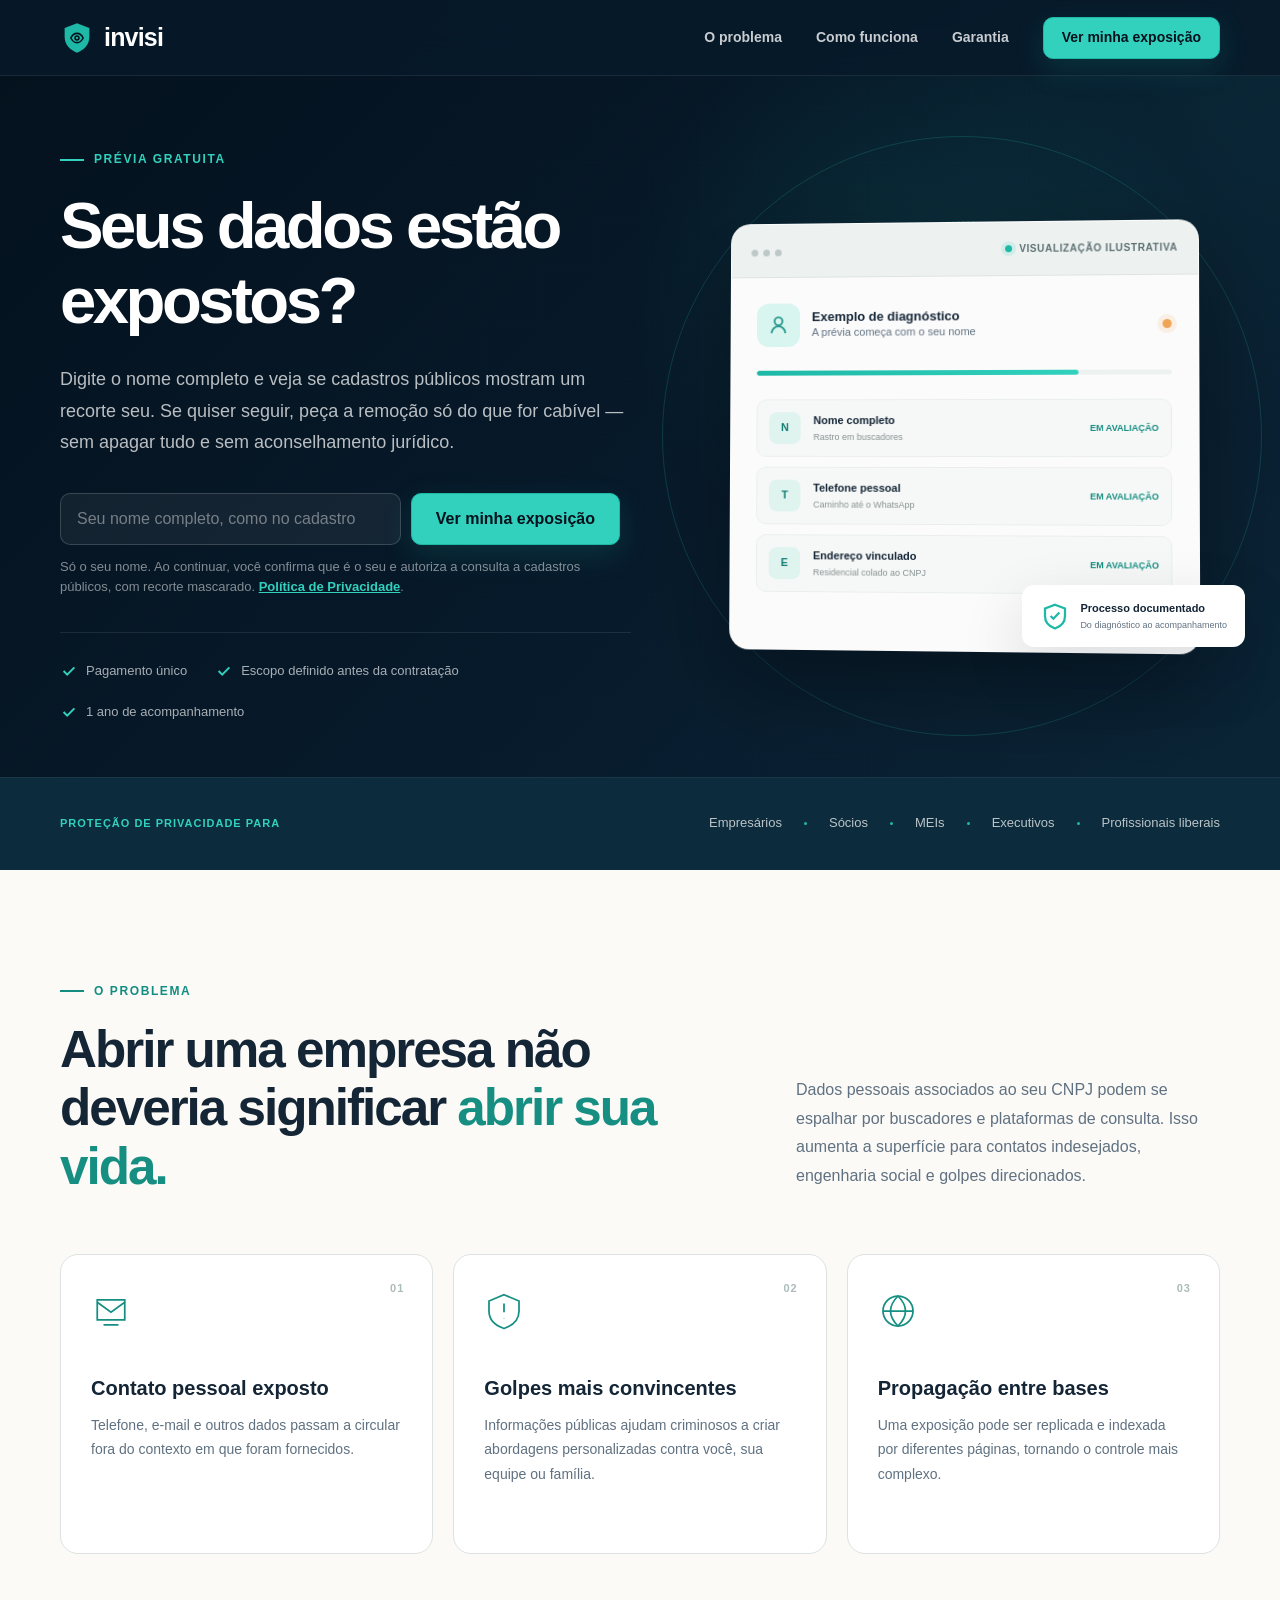
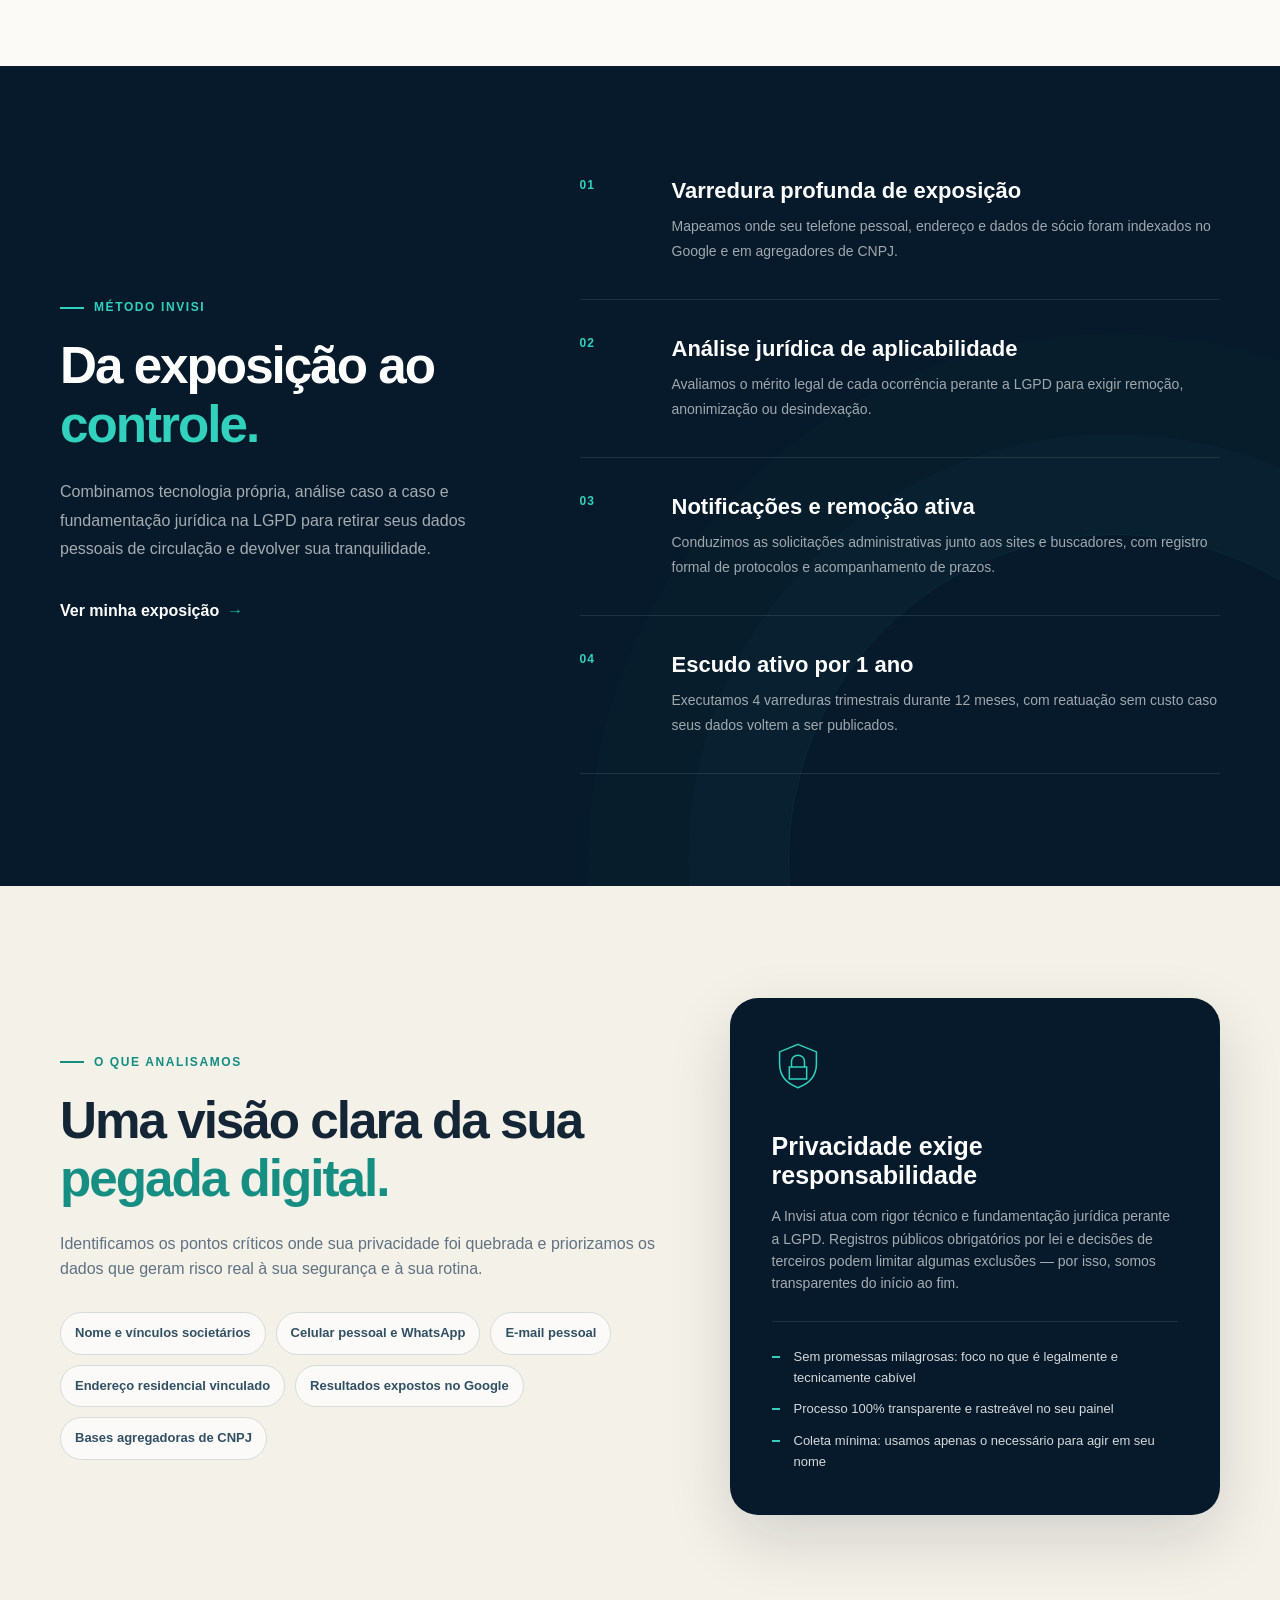
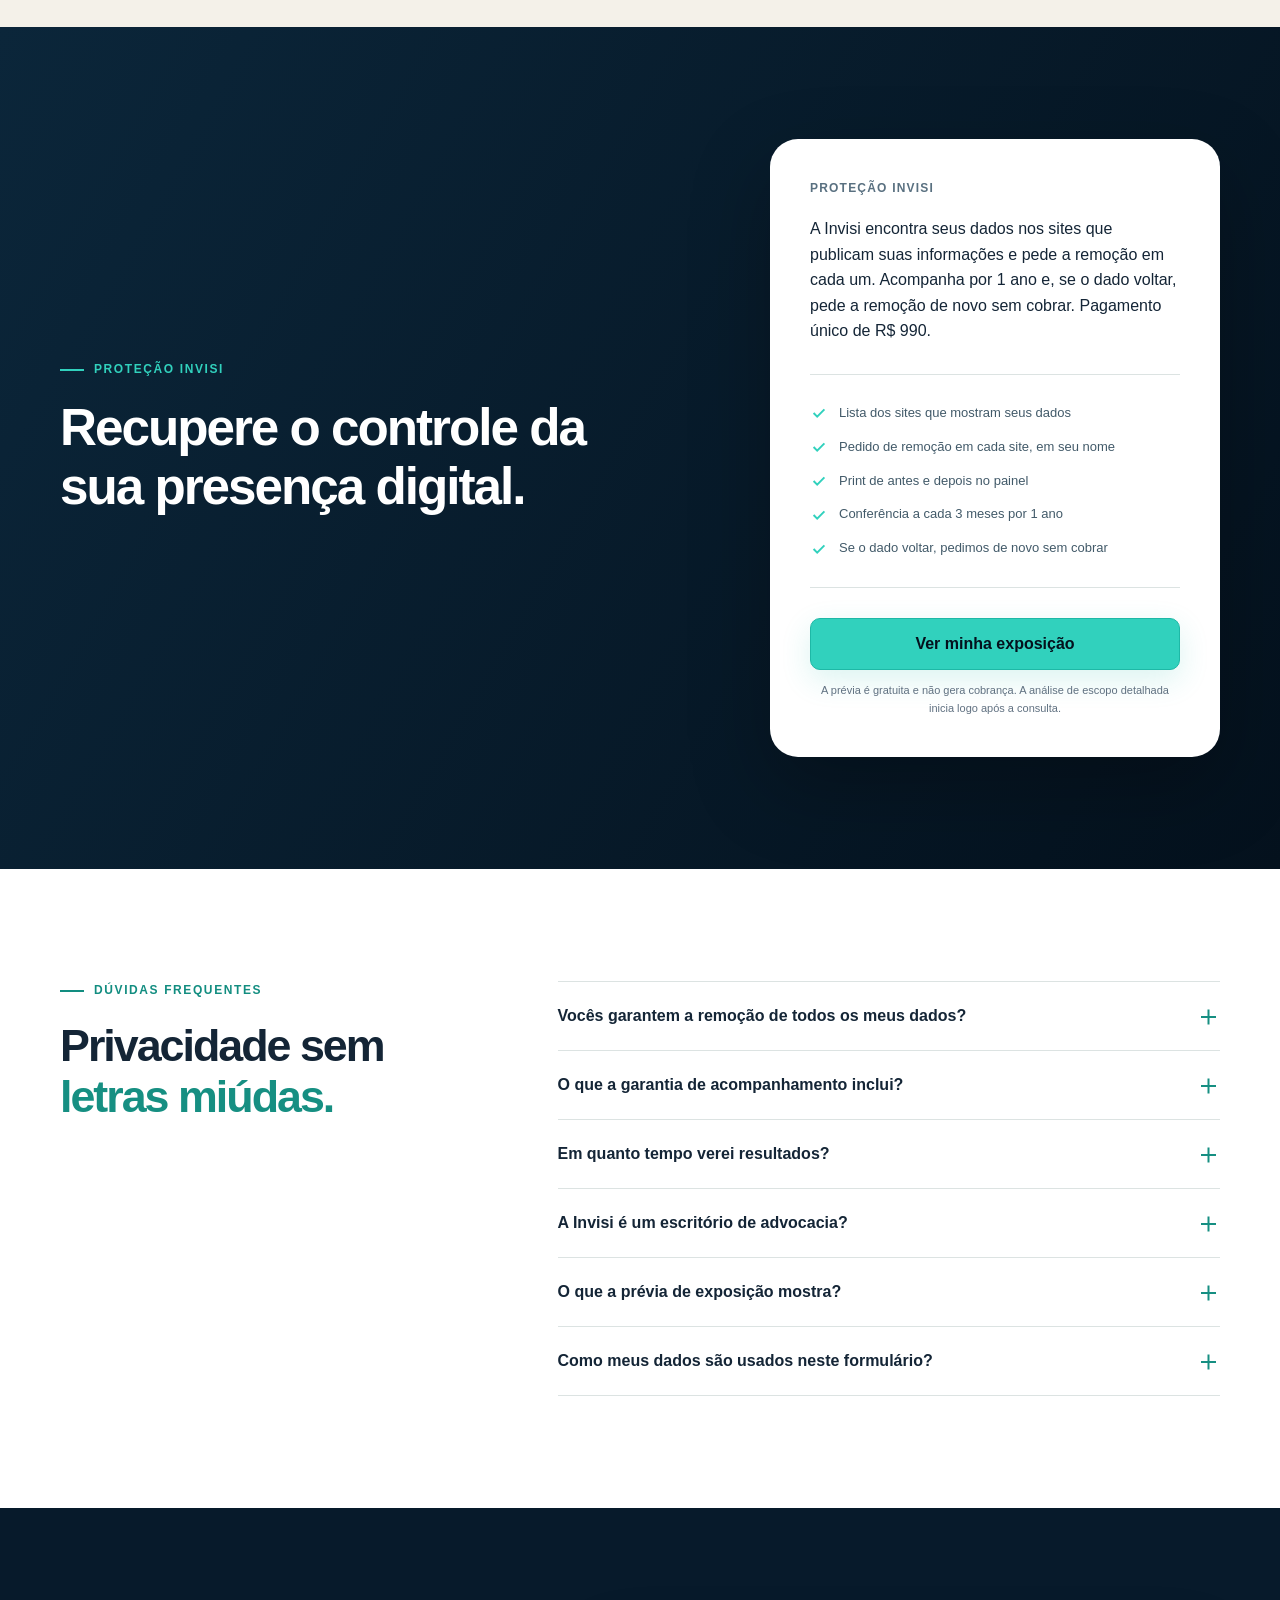
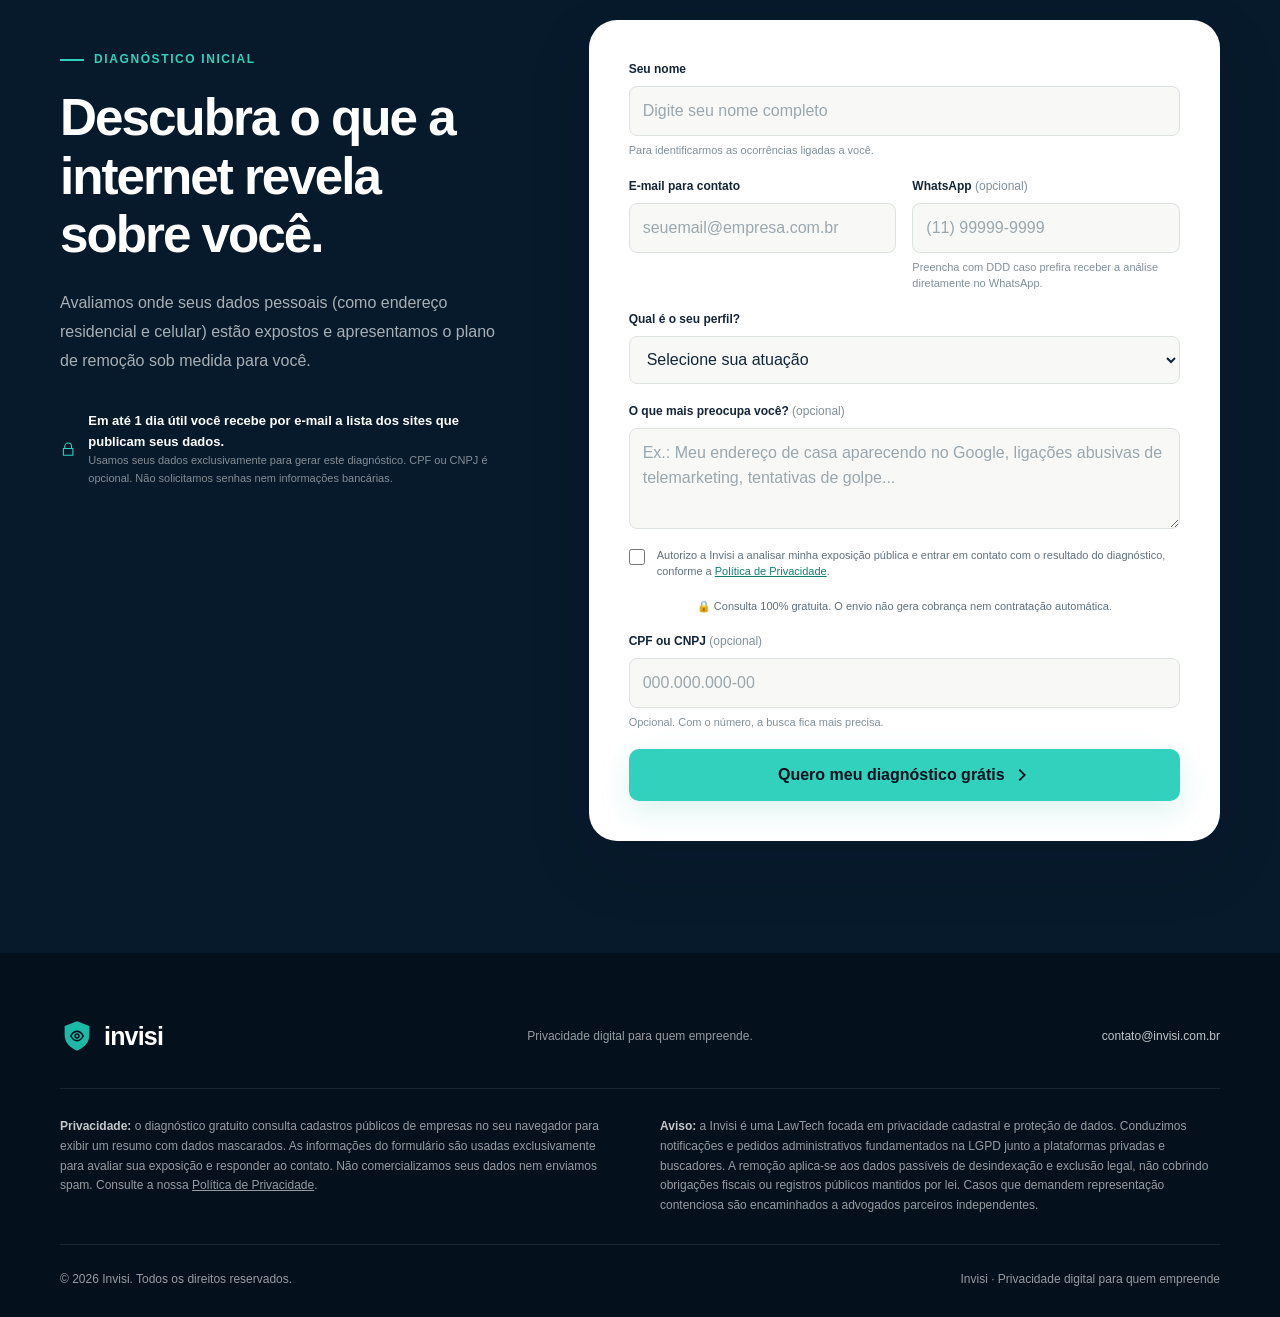
<file: index.html>
<!doctype html>
<html lang="pt-BR">
  <head>
    <meta charset="UTF-8" />
    <meta name="viewport" content="width=device-width, initial-scale=1.0" />
    <meta
      name="description"
      content="A Invisi identifica a exposição de dados pessoais de empresários e conduz solicitações de remoção e desindexação quando aplicáveis, com acompanhamento por 1 ano."
    />
    <meta name="theme-color" content="#071a2b" />
    <meta
      property="og:title"
      content="Invisi | Privacidade para quem empreende"
    />
    <meta
      property="og:description"
      content="Sua empresa deve ser pública. Sua vida, não."
    />
    <meta property="og:type" content="website" />
    <meta property="og:locale" content="pt_BR" />
    <meta property="og:url" content="https://invisi.com.br/" />
    <link rel="canonical" href="https://invisi.com.br/" />
    <link rel="icon" href="favicon.svg" type="image/svg+xml" />
    <link rel="stylesheet" href="styles.css?v=20261114-1" />
    <title>Invisi | Privacidade para quem empreende</title>
  </head>
  <body>
    <noscript><img height="1" width="1" style="display:none" src="https://www.facebook.com/tr?id=1470624634449778&ev=PageView&noscript=1" /></noscript>
    <a class="skip-link" href="#conteudo">Ir para o conteúdo</a>

    <header class="site-header" id="inicio">
      <div class="container header-inner">
        <a class="brand" href="#inicio" aria-label="Invisi, página inicial">
          <svg class="brand-mark" viewBox="0 0 44 44" aria-hidden="true">
            <path
              d="M22 3 38 9v11c0 10.4-6.5 17.2-16 21C12.5 37.2 6 30.4 6 20V9l16-6Z"
            />
            <path d="M14 22s3-6 8-6 8 6 8 6-3 6-8 6-8-6-8-6Z" />
            <circle cx="22" cy="22" r="2.5" />
          </svg>
          <span>invisi</span>
        </a>

        <button
          class="menu-button"
          type="button"
          aria-expanded="false"
          aria-controls="main-nav"
        >
          <span class="sr-only">Abrir menu</span>
          <span></span><span></span><span></span>
        </button>

        <nav class="main-nav" id="main-nav" aria-label="Navegação principal">
          <a href="#problema">O problema</a>
          <a href="#como-funciona">Como funciona</a>
          <a href="#garantia">Garantia</a>
          <a class="button button-small" href="#espelho">Ver minha exposição</a>
        </nav>
      </div>
    </header>

    <main id="conteudo">
      <section class="hero">
        <div class="hero-grid container">
          <div class="hero-copy reveal">
            <p class="eyebrow">
              <span></span> Prévia gratuita
            </p>
            <h1>Seus dados estão expostos?</h1>
            <p class="hero-lead" data-mirror-lead>
              Digite o nome completo e veja se cadastros públicos mostram um
              recorte seu. Se quiser seguir, peça a remoção só do que for
              cabível — sem apagar tudo e sem aconselhamento jurídico.
            </p>
            <form
              class="mirror-form"
              id="espelho"
              action="#espelho"
              method="get"
              data-mirror-form
              novalidate
            >
              <label class="sr-only" for="mirror-name">Seu nome completo</label>
              <div class="mirror-row">
                <input
                  id="mirror-name"
                  name="nome"
                  type="text"
                  autocomplete="name"
                  maxlength="80"
                  spellcheck="false"
                  placeholder="Seu nome completo, como no cadastro"
                  aria-describedby="mirror-hint"
                  required
                />
                <button class="button" type="submit">
                  <span data-mirror-submit-label>Ver minha exposição</span>
                </button>
              </div>
              <p class="mirror-hint" id="mirror-hint">
                Só o seu nome. Ao continuar, você confirma que é o seu e
                autoriza a consulta a cadastros públicos, com recorte mascarado.
                <a href="privacidade.html">Política de Privacidade</a>.
              </p>
              <p class="mirror-error" data-mirror-error role="alert" hidden></p>
            </form>
            <div class="mirror-conclusion" data-mirror-conclusion hidden>
              <p class="mirror-verdict" data-mirror-verdict></p>
              <div class="hero-actions">
                <a
                  class="button"
                  href="#avaliacao-inicial"
                  data-mirror-cta
                  data-intent-open
                  data-open-modal
                  >Quero meu diagnóstico grátis</a
                >
                <a class="text-link light" href="#como-funciona"
                  >Ver como a Invisi trata isso
                  <span aria-hidden="true">→</span></a
                >
              </div>
              <button class="mirror-reset" type="button" data-mirror-reset>
                Não é você? Corrigir o nome
              </button>
            </div>
            <ul class="trust-list" aria-label="Diferenciais">
              <li>
                <svg viewBox="0 0 20 20" aria-hidden="true">
                  <path d="m4 10 4 4 8-8" />
                </svg>
                Pagamento único
              </li>
              <li>
                <svg viewBox="0 0 20 20" aria-hidden="true">
                  <path d="m4 10 4 4 8-8" />
                </svg>
                Escopo definido antes da contratação
              </li>
              <li>
                <svg viewBox="0 0 20 20" aria-hidden="true">
                  <path d="m4 10 4 4 8-8" />
                </svg>
                1 ano de acompanhamento
              </li>
            </ul>
          </div>

          <div
            class="hero-visual reveal"
            data-mirror-visual
            aria-label="Prévia de exposição digital a partir do nome"
          >
            <div class="scan-card" data-mirror-card>
              <div class="scan-header">
                <div>
                  <span class="window-dot"></span
                  ><span class="window-dot"></span
                  ><span class="window-dot"></span>
                </div>
                <span class="secure-label"
                  ><span></span>
                  <b data-mirror-label>Visualização ilustrativa</b></span
                >
              </div>
              <div class="scan-body">
                <div class="identity-row">
                  <div class="identity-icon">
                    <svg viewBox="0 0 24 24" aria-hidden="true">
                      <path
                        d="M12 12a4 4 0 1 0 0-8 4 4 0 0 0 0 8Zm7 8a7 7 0 0 0-14 0"
                      />
                    </svg>
                  </div>
                  <div>
                    <strong data-mirror-who>Exemplo de diagnóstico</strong
                    ><span data-mirror-status
                      >A prévia começa com o seu nome</span
                    >
                  </div>
                  <div class="pulse-dot" data-mirror-pulse></div>
                </div>
                <div class="scan-progress" data-mirror-progress>
                  <span></span>
                </div>
                <div class="result-list" data-mirror-results>
                  <div class="result-item">
                    <span class="result-icon">N</span>
                    <div>
                      <strong>Nome completo</strong
                      ><small>Rastro em buscadores</small>
                    </div>
                    <b>Em avaliação</b>
                  </div>
                  <div class="result-item">
                    <span class="result-icon">T</span>
                    <div>
                      <strong>Telefone pessoal</strong
                      ><small>Caminho até o WhatsApp</small>
                    </div>
                    <b>Em avaliação</b>
                  </div>
                  <div class="result-item">
                    <span class="result-icon">E</span>
                    <div>
                      <strong>Endereço vinculado</strong
                      ><small>Residencial colado ao CNPJ</small>
                    </div>
                    <b>Em avaliação</b>
                  </div>
                </div>
                <p
                  class="mirror-live"
                  data-mirror-live
                  role="status"
                  aria-live="polite"
                ></p>
                <div class="mirror-insight" data-mirror-insight hidden></div>
                <a
                  class="button button-full mirror-card-cta"
                  href="#avaliacao-inicial"
                  data-mirror-card-cta
                  data-intent-open
                  data-open-modal
                  hidden
                  >Quero meu diagnóstico grátis</a
                >
              </div>
            </div>
            <div class="floating-badge badge-shield">
              <svg viewBox="0 0 24 24" aria-hidden="true">
                <path
                  d="M12 3 20 6v6c0 5-3.2 8.3-8 10-4.8-1.7-8-5-8-10V6l8-3Z"
                />
                <path d="m8.5 12 2.2 2.2 4.8-5" />
              </svg>
              <span
                ><strong>Processo documentado</strong
                ><small>Do diagnóstico ao acompanhamento</small></span
              >
            </div>
            <div class="privacy-orbit orbit-one"></div>
            <div class="privacy-orbit orbit-two"></div>
          </div>
        </div>
      </section>

      <section class="context-strip" aria-label="Público atendido">
        <div class="container strip-inner">
          <p>Proteção de privacidade para</p>
          <div class="audience-list">
            <span>Empresários</span><i></i><span>Sócios</span><i></i
            ><span>MEIs</span><i></i><span>Executivos</span><i></i
            ><span>Profissionais liberais</span>
          </div>
        </div>
      </section>

      <section class="problem section" id="problema">
        <div class="container">
          <div class="section-heading split-heading reveal">
            <div>
              <p class="eyebrow dark"><span></span> O problema</p>
              <h2>
                Abrir uma empresa não deveria significar
                <em>abrir sua vida.</em>
              </h2>
            </div>
            <p>
              Dados pessoais associados ao seu CNPJ podem se espalhar por
              buscadores e plataformas de consulta. Isso aumenta a superfície
              para contatos indesejados, engenharia social e golpes
              direcionados.
            </p>
          </div>

          <div class="risk-grid">
            <article class="risk-card reveal">
              <span class="card-number">01</span>
              <svg viewBox="0 0 32 32" aria-hidden="true">
                <path d="M5 7h22v16H5z" />
                <path d="m5 9 11 8L27 9M10 27h12" />
              </svg>
              <h3>Contato pessoal exposto</h3>
              <p>
                Telefone, e-mail e outros dados passam a circular fora do
                contexto em que foram fornecidos.
              </p>
            </article>
            <article class="risk-card reveal">
              <span class="card-number">02</span>
              <svg viewBox="0 0 32 32" aria-hidden="true">
                <path
                  d="M16 3 28 8v8c0 7-4.7 11.5-12 14C8.7 27.5 4 23 4 16V8l12-5Z"
                />
                <path d="M16 10v7m0 5v.1" />
              </svg>
              <h3>Golpes mais convincentes</h3>
              <p>
                Informações públicas ajudam criminosos a criar abordagens
                personalizadas contra você, sua equipe ou família.
              </p>
            </article>
            <article class="risk-card reveal">
              <span class="card-number">03</span>
              <svg viewBox="0 0 32 32" aria-hidden="true">
                <circle cx="16" cy="16" r="12" />
                <path
                  d="M4 16h24M16 4c4 4 6 8 6 12s-2 8-6 12c-4-4-6-8-6-12s2-8 6-12Z"
                />
              </svg>
              <h3>Propagação entre bases</h3>
              <p>
                Uma exposição pode ser replicada e indexada por diferentes
                páginas, tornando o controle mais complexo.
              </p>
            </article>
          </div>
        </div>
      </section>

      

      <section class="method section" id="como-funciona">
        <div class="container method-grid">
          <div class="method-intro reveal">
            <p class="eyebrow"><span></span> Método Invisi</p>
            <h2>Da exposição ao <em>controle.</em></h2>
            <p>
              Combinamos tecnologia própria, análise caso a caso e
              fundamentação jurídica na LGPD para retirar seus dados pessoais
              de circulação e devolver sua tranquilidade.
            </p>
            <a class="text-link light" href="#espelho"
              >Ver minha exposição <span aria-hidden="true">→</span></a
            >
          </div>

          <ol class="steps-list">
            <li class="reveal">
              <span>01</span>
              <div>
                <h3>Varredura profunda de exposição</h3>
                <p>
                  Mapeamos onde seu telefone pessoal, endereço e dados de sócio
                  foram indexados no Google e em agregadores de CNPJ.
                </p>
              </div>
            </li>
            <li class="reveal">
              <span>02</span>
              <div>
                <h3>Análise jurídica de aplicabilidade</h3>
                <p>
                  Avaliamos o mérito legal de cada ocorrência perante a LGPD
                  para exigir remoção, anonimização ou desindexação.
                </p>
              </div>
            </li>
            <li class="reveal">
              <span>03</span>
              <div>
                <h3>Notificações e remoção ativa</h3>
                <p>
                  Conduzimos as solicitações administrativas junto aos sites e
                  buscadores, com registro formal de protocolos e
                  acompanhamento de prazos.
                </p>
              </div>
            </li>
            <li class="reveal">
              <span>04</span>
              <div>
                <h3>Escudo ativo por 1 ano</h3>
                <p>
                  Executamos 4 varreduras trimestrais durante 12 meses, com
                  reatuação sem custo caso seus dados voltem a ser publicados.
                </p>
              </div>
            </li>
          </ol>
        </div>
      </section>

      <section class="scope section">
        <div class="container scope-grid">
          <div class="scope-panel reveal">
            <p class="eyebrow dark"><span></span> O que analisamos</p>
            <h2>Uma visão clara da sua <em>pegada digital.</em></h2>
            <p>
              Identificamos os pontos críticos onde sua privacidade foi
              quebrada e priorizamos os dados que geram risco real à sua
              segurança e à sua rotina.
            </p>
            <div class="scope-tags">
              <span>Nome e vínculos societários</span>
              <span>Celular pessoal e WhatsApp</span>
              <span>E-mail pessoal</span>
              <span>Endereço residencial vinculado</span>
              <span>Resultados expostos no Google</span>
              <span>Bases agregadoras de CNPJ</span>
            </div>
          </div>
          <aside class="principles-card reveal">
            <svg viewBox="0 0 48 48" aria-hidden="true">
              <path
                d="M24 4 41 11v11c0 11.2-6.7 18.3-17 22-10.3-3.7-17-10.8-17-22V11l17-7Z"
              />
              <path d="M18 25v-5a6 6 0 0 1 12 0v5m-14 0h16v11H16z" />
            </svg>
            <h3>Privacidade exige responsabilidade</h3>
            <p>
              A Invisi atua com rigor técnico e fundamentação jurídica perante
              a LGPD. Registros públicos obrigatórios por lei e decisões de
              terceiros podem limitar algumas exclusões — por isso, somos
              transparentes do início ao fim.
            </p>
            <ul>
              <li>
                Sem promessas milagrosas: foco no que é legalmente e
                tecnicamente cabível
              </li>
              <li>Processo 100% transparente e rastreável no seu painel</li>
              <li>
                Coleta mínima: usamos apenas o necessário para agir em seu nome
              </li>
            </ul>
          </aside>
        </div>
      </section>

      <section class="offer section" id="garantia">
        <div class="container offer-grid">
          <div class="offer-copy reveal">
            <p class="eyebrow"><span></span> Proteção Invisi</p>
            <h2>Recupere o controle da sua presença digital.</h2>
          </div>

          <div class="price-card reveal">
            <p>Proteção Invisi</p>
            <p>
              A Invisi encontra seus dados nos sites que publicam suas
              informações e pede a remoção em cada um. Acompanha por 1 ano e,
              se o dado voltar, pede a remoção de novo sem cobrar. Pagamento
              único de R$ 990.
            </p>
            <ul>
              <li>
                <svg viewBox="0 0 20 20" aria-hidden="true">
                  <path d="m4 10 4 4 8-8" /></svg
                >Lista dos sites que mostram seus dados
              </li>
              <li>
                <svg viewBox="0 0 20 20" aria-hidden="true">
                  <path d="m4 10 4 4 8-8" /></svg
                >Pedido de remoção em cada site, em seu nome
              </li>
              <li>
                <svg viewBox="0 0 20 20" aria-hidden="true">
                  <path d="m4 10 4 4 8-8" /></svg
                >Print de antes e depois no painel
              </li>
              <li>
                <svg viewBox="0 0 20 20" aria-hidden="true">
                  <path d="m4 10 4 4 8-8" /></svg
                >Conferência a cada 3 meses por 1 ano
              </li>
              <li>
                <svg viewBox="0 0 20 20" aria-hidden="true">
                  <path d="m4 10 4 4 8-8" /></svg
                >Se o dado voltar, pedimos de novo sem cobrar
              </li>
            </ul>
            <a class="button button-full" href="#espelho"
              >Ver minha exposição</a
            >
            <p class="price-note">
              A prévia é gratuita e não gera cobrança. A análise de escopo
              detalhada inicia logo após a consulta.
            </p>
          </div>
        </div>
      </section>

      

      <section class="faq section">
        <div class="container faq-grid">
          <div class="section-heading reveal">
            <p class="eyebrow dark"><span></span> Dúvidas frequentes</p>
            <h2>Privacidade sem <em>letras miúdas.</em></h2>
          </div>
          <div class="accordion" data-accordion>
            <details class="reveal">
              <summary>
                Vocês garantem a remoção de todos os meus dados?<span></span>
              </summary>
              <p>
                Removemos e desindexamos o que é técnica e legalmente cabível
                pela LGPD em agregadores privados e no Google. Não prometemos
                apagar registros governamentais obrigatórios por lei.
              </p>
            </details>
            <details class="reveal">
              <summary>
                O que a garantia de acompanhamento inclui?<span></span>
              </summary>
              <p>
                4 varreduras trimestrais ao longo de 12 meses. Se os dados
                tratados voltarem a aparecer nessas fontes, reabrimos as
                notificações sem nenhum custo extra.
              </p>
            </details>
            <details class="reveal">
              <summary>Em quanto tempo verei resultados?<span></span></summary>
              <p>
                O inventário inicial é liberado nos primeiros dias. As
                plataformas privadas costumam responder e remover em poucas
                semanas, e você acompanha tudo pelo painel.
              </p>
            </details>
            <details class="reveal">
              <summary>
                A Invisi é um escritório de advocacia?<span></span>
              </summary>
              <p>
                Somos uma LawTech de privacidade. Conduzimos as notificações
                técnicas e administrativas fundamentadas na LGPD. Casos que
                exijam processos judiciais são direcionados a advogados
                parceiros.
              </p>
            </details>
            <details class="reveal">
              <summary>
                O que a prévia de exposição mostra?<span></span>
              </summary>
              <p>
                Mostra em quais buscadores e agregadores de CNPJ o seu telefone,
                endereço e nome de sócio estão expostos publicamente, com
                recortes mascarados para proteger a sua segurança.
              </p>
            </details>
            <details class="reveal">
              <summary>
                Como meus dados são usados neste formulário?<span></span>
              </summary>
              <p>
                Usamos exclusivamente para gerar o seu diagnóstico de exposição.
                Não vendemos, não compartilhamos e não enviamos spam.
              </p>
            </details>
          </div>
        </div>
      </section>

      <section class="contact section" id="diagnostico">
        <div class="container contact-grid">
          <div class="contact-copy reveal">
            <p class="eyebrow"><span></span> Diagnóstico inicial</p>
            <h2 data-contact-title>
              Descubra o que a internet revela sobre você.
            </h2>
            <p data-contact-text>
              Avaliamos onde seus dados pessoais (como endereço residencial e
              celular) estão expostos e apresentamos o plano de remoção sob
              medida para você.
            </p>
            <div class="confidential-note">
              <svg viewBox="0 0 24 24" aria-hidden="true">
                <path d="M7 11V8a5 5 0 0 1 10 0v3m-12 0h14v10H5z" />
              </svg>
              <span
                ><strong
                  >Em até 1 dia útil você recebe por e-mail a lista dos sites
                  que publicam seus dados.</strong
                ><small
                  >Usamos seus dados exclusivamente para gerar este
                  diagnóstico. CPF ou CNPJ é opcional. Não solicitamos senhas
                  nem informações bancárias.</small
                ></span
              >
            </div>
          </div>

          <form
            class="lead-form reveal"
            action="https://api.web3forms.com/submit"
            method="POST"
            data-lead-form
          >
            <input
              type="hidden"
              name="access_key"
              value="158390c0-432f-4ec7-aab9-e640e631f481"
            />
            <input
              type="hidden"
              name="subject"
              value="Novo lead da landing page Invisi"
            />
            <input
              type="hidden"
              name="redirect"
              value="https://invisi.com.br/obrigado.html"
            />
            <input type="hidden" name="from_name" value="Invisi" />
            <input
              type="checkbox"
              name="botcheck"
              class="honeypot"
              style="display: none"
              tabindex="-1"
              autocomplete="off"
              aria-hidden="true"
            />
            <input
              type="hidden"
              name="Previa_exposicao"
              value="Nao"
              data-preview-field
            />
            <input
              type="hidden"
              name="Nome_consultado"
              value=""
              data-consulted-name
            />
            <input
              type="hidden"
              name="Campos_encontrados"
              value=""
              data-opened-paths
            />
            <input type="hidden" name="UTM_source" value="" />
            <input type="hidden" name="UTM_medium" value="" />
            <input type="hidden" name="UTM_campaign" value="" />
            <input type="hidden" name="UTM_content" value="" />

            <div class="field full-field">
              <label for="nome">Seu nome</label>
              <input
                id="nome"
                name="Nome"
                type="text"
                autocomplete="name"
                placeholder="Digite seu nome completo"
                aria-describedby="nome-ajuda"
                required
              />
              <p class="field-hint" id="nome-ajuda">
                Para identificarmos as ocorrências ligadas a você.
              </p>
            </div>
            <input
              type="text"
              name="hp"
              class="honeypot"
              value=""
              style="display: none"
              tabindex="-1"
              autocomplete="off"
              aria-hidden="true"
            />

            <div class="form-row">
              <div class="field">
                <label for="email">E-mail para contato</label>
                <input
                  id="email"
                  name="Email"
                  type="email"
                  autocomplete="email"
                  placeholder="seuemail@empresa.com.br"
                  required
                />
              </div>
              <div class="field">
                <label for="telefone">WhatsApp <span>(opcional)</span></label>
                <input
                  id="telefone"
                  name="WhatsApp"
                  type="tel"
                  autocomplete="tel"
                  inputmode="numeric"
                  placeholder="(11) 99999-9999"
                  maxlength="15"
                  pattern="\([0-9]{2}\) [0-9]{5}-[0-9]{4}"
                  title="Informe um celular brasileiro com DDD, no formato (11) 99999-9999"
                  aria-describedby="telefone-ajuda"
                  data-phone-mask
                />
                <p class="field-hint" id="telefone-ajuda">
                  Preencha com DDD caso prefira receber a análise diretamente
                  no WhatsApp.
                </p>
              </div>
            </div>
            <div class="field full-field">
              <label for="perfil">Qual é o seu perfil?</label>
              <select id="perfil" name="Perfil" required>
                <option value="" selected disabled>
                  Selecione sua atuação
                </option>
                <option>MEI ou Empresário Individual</option>
                <option>Sócio ou Dono de Empresa (LTDA / S.A.)</option>
                <option>Administrador ou Executivo</option>
                <option>Profissional Liberal / Autônomo com CNPJ</option>
                <option>Ex-sócio com dados desatualizados na internet</option>
              </select>
            </div>
            <div class="field full-field">
              <label for="preocupacao"
                >O que mais preocupa você? <span>(opcional)</span></label
              >
              <textarea
                id="preocupacao"
                name="Preocupacao"
                rows="3"
                placeholder="Ex.: Meu endereço de casa aparecendo no Google, ligações abusivas de telemarketing, tentativas de golpe..."
              ></textarea>
            </div>
            <label class="consent">
              <input
                type="checkbox"
                name="Consentimento"
                value="Aceito"
                required
              />
              <span
                >Autorizo a Invisi a analisar minha exposição pública e entrar em
                contato com o resultado do diagnóstico, conforme a
                <a href="privacidade.html" target="_blank" rel="noopener"
                  >Política de Privacidade</a
                >.</span
              >
            </label>
            <p class="form-note">
              <span aria-hidden="true">🔒</span> Consulta 100% gratuita. O envio
              não gera cobrança nem contratação automática.
            </p>
            <div class="field">
              <label for="cnpj">CPF ou CNPJ <span>(opcional)</span></label>
              <input
                id="cnpj"
                name="CPF ou CNPJ"
                type="text"
                inputmode="numeric"
                autocomplete="off"
                spellcheck="false"
                placeholder="000.000.000-00"
                maxlength="18"
                aria-describedby="cnpj-ajuda"
                data-cnpj
              />
              <p class="field-hint" id="cnpj-ajuda">
                Opcional. Com o número, a busca fica mais precisa.
              </p>
              <p
                class="field-error"
                id="cnpj-erro"
                data-cnpj-error
                role="alert"
                hidden
              ></p>
            </div>
            <input type="hidden" name="documento" value="" data-cnpj-digits />
            <button class="button button-full submit-button" type="submit">
              <span>Quero meu diagnóstico grátis</span>
              <svg viewBox="0 0 20 20" aria-hidden="true">
                <path d="m7 4 6 6-6 6" />
              </svg>
            </button>
            <p class="form-status" role="status" aria-live="polite"></p>
          </form>
        </div>
      </section>
    </main>

    

    <footer class="site-footer">
      <div class="container footer-top">
        <a
          class="brand footer-brand"
          href="#inicio"
          aria-label="Invisi, voltar ao início"
        >
          <svg class="brand-mark" viewBox="0 0 44 44" aria-hidden="true">
            <path
              d="M22 3 38 9v11c0 10.4-6.5 17.2-16 21C12.5 37.2 6 30.4 6 20V9l16-6Z"
            />
            <path d="M14 22s3-6 8-6 8 6 8 6-3 6-8 6-8-6-8-6Z" />
            <circle cx="22" cy="22" r="2.5" />
          </svg>
          <span>invisi</span>
        </a>
        <p>Privacidade digital para quem empreende.</p>
        <a href="mailto:contato@invisi.com.br">contato@invisi.com.br</a>
      </div>
      <div class="container privacy-text">
        <p>
          <strong>Privacidade:</strong> o diagnóstico gratuito consulta
          cadastros públicos de empresas no seu navegador para exibir um resumo
          com dados mascarados. As informações do formulário são usadas
          exclusivamente para avaliar sua exposição e responder ao contato. Não
          comercializamos seus dados nem enviamos spam. Consulte a nossa
          <a href="privacidade.html">Política de Privacidade</a>.
        </p>
        <p>
          <strong>Aviso:</strong> a Invisi é uma LawTech focada em privacidade
          cadastral e proteção de dados. Conduzimos notificações e pedidos
          administrativos fundamentados na LGPD junto a plataformas privadas e
          buscadores. A remoção aplica-se aos dados passíveis de desindexação e
          exclusão legal, não cobrindo obrigações fiscais ou registros públicos
          mantidos por lei. Casos que demandem representação contenciosa são
          encaminhados a advogados parceiros independentes.
        </p>
      </div>
      <div class="container footer-bottom">
        <span
          >© <span data-year>2026</span> Invisi. Todos os direitos
          reservados.</span
        >
        <span>Invisi · Privacidade digital para quem empreende</span>
      </div>
    </footer>

    

    <dialog
      class="intent-dialog"
      id="avaliacao-inicial"
      role="dialog"
      aria-modal="true"
      aria-labelledby="intent-title"
      aria-describedby="intent-desc"
    >
      <div class="intent-panel">
        <button
          class="intent-close"
          type="button"
          data-intent-close
          aria-label="Fechar"
        >
          <span aria-hidden="true">&times;</span>
        </button>
        <p class="eyebrow dark"><span></span> Avaliação inicial</p>
        <h2 id="intent-title">Descubra o que a internet revela sobre você.</h2>
        <p id="intent-desc">
          Avaliamos onde seus dados pessoais (como endereço residencial e
          celular) estão expostos e apresentamos o plano de remoção sob medida
          para você.
        </p>
        <form
          class="intent-form"
          action="https://api.web3forms.com/submit"
          method="POST"
          data-intent-form
        >
          <input
            type="hidden"
            name="access_key"
            value="158390c0-432f-4ec7-aab9-e640e631f481"
          />
          <input
            type="hidden"
            name="subject"
            value="Novo lead da landing page Invisi"
          />
          <input
            type="hidden"
            name="redirect"
            value="https://invisi.com.br/obrigado.html"
          />
          <input type="hidden" name="from_name" value="Invisi" />
          <input
            type="checkbox"
            name="botcheck"
            class="honeypot"
            style="display: none"
            tabindex="-1"
            autocomplete="off"
            aria-hidden="true"
          />
          <input type="hidden" name="Nome" value="" data-intent-name />
          <input type="hidden" name="Origem" value="Modal de intencao" />
          <input
            type="hidden"
            name="Previa_exposicao"
            value="Nao"
            data-intent-preview
          />
          <input
            type="hidden"
            name="Nome_consultado"
            value=""
            data-intent-consulted
          />
          <input
            type="hidden"
            name="Campos_encontrados"
            value=""
            data-intent-paths
          />
          <input type="hidden" name="Intencao" value="" data-intent-signal />
          <input type="hidden" name="Campo_alvo" value="" data-intent-target />
          <input type="hidden" name="UTM_source" value="" />
          <input type="hidden" name="UTM_medium" value="" />
          <input type="hidden" name="UTM_campaign" value="" />
          <input type="hidden" name="UTM_content" value="" />

          <input
            type="text"
            name="hp"
            class="honeypot"
            value=""
            style="display: none"
            tabindex="-1"
            autocomplete="off"
            aria-hidden="true"
          />

          <div class="field">
            <label for="intent-email">E-mail</label>
            <input
              id="intent-email"
              name="Email"
              type="email"
              autocomplete="email"
              placeholder="seuemail@empresa.com.br"
              required
            />
          </div>
          <div class="field">
            <label for="intent-telefone">Telefone / WhatsApp</label>
            <input
              id="intent-telefone"
              name="WhatsApp"
              type="tel"
              autocomplete="tel"
              inputmode="numeric"
              placeholder="(11) 99999-9999"
              maxlength="15"
              pattern="\([0-9]{2}\) [0-9]{5}-[0-9]{4}"
              title="Informe um celular brasileiro com DDD, no formato (11) 99999-9999"
              aria-describedby="intent-telefone-ajuda"
              data-phone-mask
              required
            />
            <p class="field-hint" id="intent-telefone-ajuda">
              Celular com DDD para recebermos e enviarmos a análise pelo
              WhatsApp.
            </p>
          </div>
          <label class="consent">
            <input
              type="checkbox"
              name="Consentimento"
              value="Aceito"
              required
            />
            <span
              >Autorizo a Invisi a analisar minha exposição pública e entrar em
              contato com o resultado do diagnóstico, conforme a
              <a href="privacidade.html" target="_blank" rel="noopener"
                >Política de Privacidade</a
              >.</span
            >
          </label>
          <p class="form-note">
            <span aria-hidden="true">🔒</span> Consulta 100% gratuita. O envio
            não gera cobrança nem contratação automática.
          </p>
          <div class="field">
            <label for="intent-cnpj"
              >CPF ou CNPJ <span>(opcional)</span></label
            >
            <input
              id="intent-cnpj"
              name="CPF ou CNPJ"
              type="text"
              inputmode="numeric"
              autocomplete="off"
              spellcheck="false"
              placeholder="000.000.000-00"
              maxlength="18"
              aria-describedby="intent-cnpj-ajuda"
              data-cnpj
            />
            <p class="field-hint" id="intent-cnpj-ajuda">
              Opcional. Com o número, a busca fica mais precisa.
            </p>
            <p
              class="field-error"
              id="intent-cnpj-erro"
              data-cnpj-error
              role="alert"
              hidden
            ></p>
          </div>
          <input type="hidden" name="documento" value="" data-cnpj-digits />
          <button class="button button-full submit-button" type="submit">
            <span>Quero meu diagnóstico grátis</span>
            <svg viewBox="0 0 20 20" aria-hidden="true">
              <path d="m7 4 6 6-6 6" />
            </svg>
          </button>
          <p class="form-status" role="status" aria-live="polite"></p>
          <a class="intent-fallback" href="#diagnostico" data-intent-fallback
            >Prefere o formulário completo?</a
          >
        </form>
      </div>
    </dialog>

    <script>
      (function (w, d) {
        if (w.fbq) return;
        var n = (w.fbq = function () {
          n.callMethod
            ? n.callMethod.apply(n, arguments)
            : n.queue.push(arguments);
        });
        if (!w._fbq) w._fbq = n;
        n.push = n;
        n.loaded = !0;
        n.version = "2.0";
        n.queue = [];
        fbq('set', 'autoConfig', false, '1470624634449778');
        fbq('init', '1470624634449778');
        fbq('track', 'PageView');

        var started = false;
        function loadTags() {
          if (started) return;
          started = true;
          var first = d.getElementsByTagName("script")[0];
          var pixel = d.createElement("script");
          pixel.async = true;
          pixel.src = "https://connect.facebook.net/en_US/fbevents.js";
          first.parentNode.insertBefore(pixel, first);

          w.dataLayer = w.dataLayer || [];
          w.gtag = function () {
            w.dataLayer.push(arguments);
          };
          w.gtag("js", new Date());
          w.gtag("config", "G-NJHBCVJHD8");
          var ga = d.createElement("script");
          ga.async = true;
          ga.src =
            "https://www.googletagmanager.com/gtag/js?id=G-NJHBCVJHD8";
          first.parentNode.insertBefore(ga, first);
        }

        function afterPaint() {
          var frames = 0;
          function step() {
            frames += 1;
            if (frames < 2) {
              w.requestAnimationFrame(step);
              return;
            }
            if (typeof w.requestIdleCallback === "function") {
              w.requestIdleCallback(loadTags, { timeout: 1500 });
            } else {
              w.setTimeout(loadTags, 1);
            }
          }
          if (typeof w.requestAnimationFrame === "function") {
            w.requestAnimationFrame(step);
          } else {
            loadTags();
          }
        }

        if (d.readyState === "complete") afterPaint();
        else w.addEventListener("load", afterPaint);
      })(window, document);
    </script>
    <script src="meta.js?v=20261110-2" defer></script>
    <script src="funil.js?v=20261114-2" defer></script>
    <script src="leads.js?v=20261114-1" defer></script>
    <script src="script.js?v=20261114-1" defer></script>
    <script src="espelho.js?v=20261114-1" defer></script>
  </body>
</html>
</file>
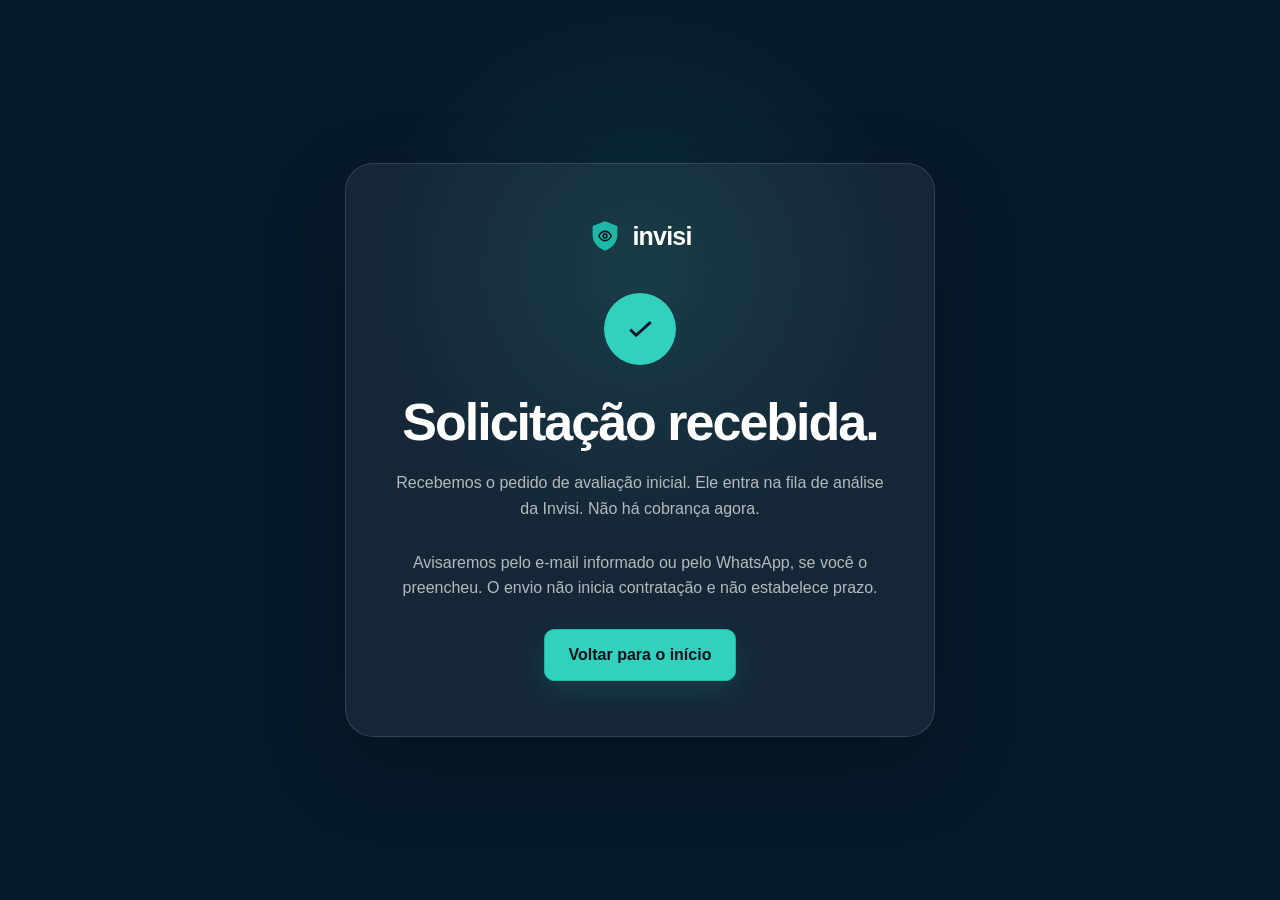
<file: obrigado.html>
<!doctype html>
<html lang="pt-BR">
    <head>
        <meta charset="UTF-8" />
        <!-- Google tag (gtag.js) -->
        <script
            async
            src="https://www.googletagmanager.com/gtag/js?id=G-NJHBCVJHD8"
        ></script>
        <script>
            window.dataLayer = window.dataLayer || [];
            function gtag() {
                dataLayer.push(arguments);
            }
            gtag("js", new Date());
            gtag("config", "G-NJHBCVJHD8");
        </script>
        <!-- Meta Pixel Code -->
        <script>
            !function(f,b,e,v,n,t,s)
            {if(f.fbq)return;n=f.fbq=function(){n.callMethod?
            n.callMethod.apply(n,arguments):n.queue.push(arguments)};
            if(!f._fbq)f._fbq=n;n.push=n;n.loaded=!0;n.version='2.0';
            n.queue=[];t=b.createElement(e);t.async=!0;
            t.src=v;s=b.getElementsByTagName(e)[0];
            s.parentNode.insertBefore(t,s)}(window, document,'script',
            'https://connect.facebook.net/en_US/fbevents.js');
            fbq('set', 'autoConfig', false, '1470624634449778');
            fbq('init', '1470624634449778');
            fbq('track', 'PageView');
        </script>
        <script src="meta.js?v=20261110-2"></script>
        <script>
            try {
                if (window.InvisiMeta) window.InvisiMeta.leadOnThanks();
            } catch (e) {}
        </script>
        <!-- End Meta Pixel Code -->
        <meta name="viewport" content="width=device-width, initial-scale=1.0" />
        <meta name="robots" content="noindex" />
        <meta name="theme-color" content="#071a2b" />
        <link rel="icon" href="favicon.svg" type="image/svg+xml" />
        <link rel="stylesheet" href="styles.css" />
        <title>Solicitação recebida | Invisi</title>
        <style>
            .thanks-page {
                min-height: 100vh;
                display: grid;
                place-items: center;
                padding: 40px 20px;
                color: #fff;
                background:
                    radial-gradient(
                        circle at 50% 30%,
                        rgba(30, 184, 166, 0.14),
                        transparent 30%
                    ),
                    #071a2b;
            }
            .thanks-card {
                width: min(100%, 590px);
                padding: 55px 45px;
                background: rgba(255, 255, 255, 0.06);
                border: 1px solid rgba(255, 255, 255, 0.12);
                border-radius: 28px;
                text-align: center;
                box-shadow: 0 30px 80px rgba(0, 0, 0, 0.28);
            }
            .thanks-icon {
                display: grid;
                width: 72px;
                height: 72px;
                margin: 0 auto 28px;
                place-items: center;
                color: #071a2b;
                background: #31d1bd;
                border-radius: 50%;
            }
            .thanks-icon svg {
                width: 35px;
                fill: none;
                stroke: currentColor;
                stroke-width: 2;
            }
            .thanks-card h1 {
                margin-bottom: 18px;
                font-size: clamp(36px, 8vw, 52px);
                letter-spacing: -2px;
            }
            .thanks-card p {
                margin: 0 auto 28px;
                color: rgba(255, 255, 255, 0.68);
            }
            .thanks-card .brand {
                justify-content: center;
                margin-bottom: 40px;
            }
        </style>
    </head>
    <body>
        <noscript><img height="1" width="1" style="display:none" src="https://www.facebook.com/tr?id=1470624634449778&ev=PageView&noscript=1" /></noscript>
        <main class="thanks-page">
            <section class="thanks-card" aria-labelledby="titulo">
                <a class="brand" href="./" aria-label="Invisi, página inicial">
                    <svg
                        class="brand-mark"
                        viewBox="0 0 44 44"
                        aria-hidden="true"
                    >
                        <path
                            d="M22 3 38 9v11c0 10.4-6.5 17.2-16 21C12.5 37.2 6 30.4 6 20V9l16-6Z"
                        />
                        <path d="M14 22s3-6 8-6 8 6 8 6-3 6-8 6-8-6-8-6Z" />
                        <circle cx="22" cy="22" r="2.5" />
                    </svg>
                    <span>invisi</span>
                </a>
                <div class="thanks-icon">
                    <svg viewBox="0 0 24 24" aria-hidden="true">
                        <path d="m5 12 4 4L19 7" />
                    </svg>
                </div>
                <h1 id="titulo">Solicitação recebida.</h1>
                <p>
                    Recebemos o pedido de avaliação inicial. Ele entra na fila
                    de análise da Invisi. Não há cobrança agora.
                </p>
                <p>
                    Avisaremos pelo e-mail informado ou pelo WhatsApp, se você
                    o preencheu. O envio não inicia contratação e não
                    estabelece prazo.
                </p>
                <a class="button" href="./">Voltar para o início</a>
            </section>
        </main>
    </body>
</html>
</file>
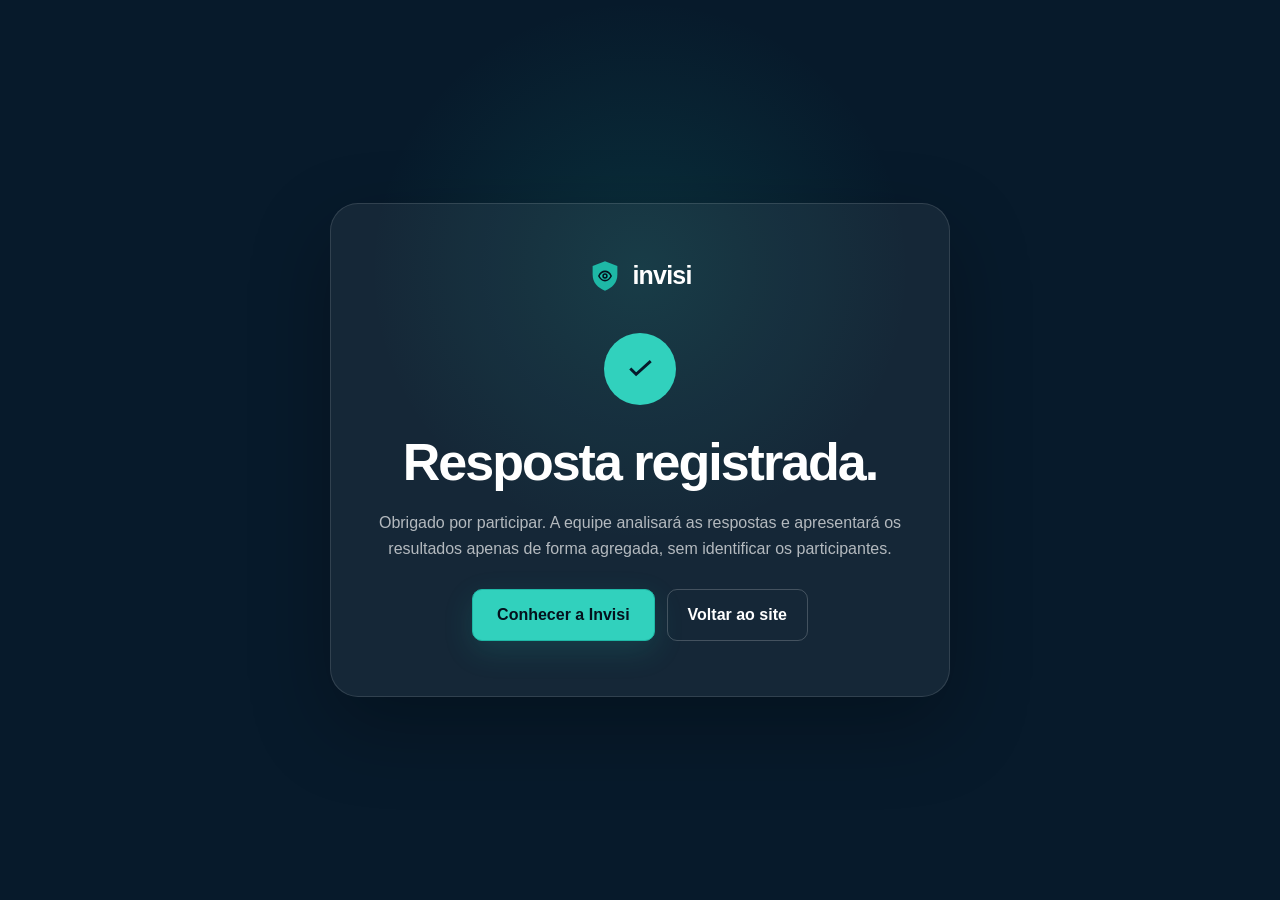
<file: pesquisa-obrigado.html>
<!doctype html>
<html lang="pt-BR">
    <head>
        <meta charset="UTF-8" />
        <!-- Google tag (gtag.js) -->
        <script
            async
            src="https://www.googletagmanager.com/gtag/js?id=G-NJHBCVJHD8"
        ></script>
        <script>
            window.dataLayer = window.dataLayer || [];
            function gtag() {
                dataLayer.push(arguments);
            }
            gtag("js", new Date());
            gtag("config", "G-NJHBCVJHD8");
        </script>
        <!-- Meta Pixel Code -->
        <script>
            !function(f,b,e,v,n,t,s)
            {if(f.fbq)return;n=f.fbq=function(){n.callMethod?
            n.callMethod.apply(n,arguments):n.queue.push(arguments)};
            if(!f._fbq)f._fbq=n;n.push=n;n.loaded=!0;n.version='2.0';
            n.queue=[];t=b.createElement(e);t.async=!0;
            t.src=v;s=b.getElementsByTagName(e)[0];
            s.parentNode.insertBefore(t,s)}(window, document,'script',
            'https://connect.facebook.net/en_US/fbevents.js');
            fbq('set', 'autoConfig', false, '1470624634449778');
            fbq('init', '1470624634449778');
            fbq('track', 'PageView');
            fbq('trackCustom', 'PesquisaConcluida');
        </script>
        <!-- End Meta Pixel Code -->
        <meta name="viewport" content="width=device-width, initial-scale=1.0" />
        <meta name="robots" content="noindex" />
        <meta name="theme-color" content="#071a2b" />
        <link rel="icon" href="favicon.svg" type="image/svg+xml" />
        <link rel="stylesheet" href="styles.css" />
        <title>Pesquisa respondida | Invisi</title>
        <style>
            .thanks-page {
                min-height: 100vh;
                display: grid;
                place-items: center;
                padding: 40px 20px;
                color: #fff;
                background:
                    radial-gradient(
                        circle at 50% 30%,
                        rgba(30, 184, 166, 0.14),
                        transparent 30%
                    ),
                    #071a2b;
            }
            .thanks-card {
                width: min(100%, 620px);
                padding: 55px 45px;
                background: rgba(255, 255, 255, 0.06);
                border: 1px solid rgba(255, 255, 255, 0.12);
                border-radius: 28px;
                text-align: center;
                box-shadow: 0 30px 80px rgba(0, 0, 0, 0.28);
            }
            .thanks-icon {
                display: grid;
                width: 72px;
                height: 72px;
                margin: 0 auto 28px;
                place-items: center;
                color: #071a2b;
                background: #31d1bd;
                border-radius: 50%;
            }
            .thanks-icon svg {
                width: 35px;
                fill: none;
                stroke: currentColor;
                stroke-width: 2;
            }
            .thanks-card h1 {
                margin-bottom: 18px;
                font-size: clamp(36px, 8vw, 52px);
                letter-spacing: -2px;
            }
            .thanks-card p {
                margin: 0 auto 28px;
                color: rgba(255, 255, 255, 0.68);
            }
            .thanks-card .brand {
                justify-content: center;
                margin-bottom: 40px;
            }
            .thanks-actions {
                display: flex;
                flex-wrap: wrap;
                gap: 12px;
                justify-content: center;
            }
            .secondary-link {
                display: inline-flex;
                min-height: 52px;
                align-items: center;
                padding: 0 20px;
                color: #fff;
                border: 1px solid rgba(255, 255, 255, 0.2);
                border-radius: 10px;
                font-weight: 700;
                text-decoration: none;
            }
        </style>
    </head>
    <body>
        <noscript><img height="1" width="1" style="display:none" src="https://www.facebook.com/tr?id=1470624634449778&ev=PageView&noscript=1" /></noscript>
        <main class="thanks-page">
            <section class="thanks-card" aria-labelledby="titulo">
                <a class="brand" href="./" aria-label="Invisi, página inicial">
                    <svg
                        class="brand-mark"
                        viewBox="0 0 44 44"
                        aria-hidden="true"
                    >
                        <path
                            d="M22 3 38 9v11c0 10.4-6.5 17.2-16 21C12.5 37.2 6 30.4 6 20V9l16-6Z"
                        />
                        <path d="M14 22s3-6 8-6 8 6 8 6-3 6-8 6-8-6-8-6Z" />
                        <circle cx="22" cy="22" r="2.5" />
                    </svg>
                    <span>invisi</span>
                </a>
                <div class="thanks-icon">
                    <svg viewBox="0 0 24 24" aria-hidden="true">
                        <path d="m5 12 4 4L19 7" />
                    </svg>
                </div>
                <h1 id="titulo">Resposta registrada.</h1>
                <p>
                    Obrigado por participar. A equipe analisará as respostas e
                    apresentará os resultados apenas de forma agregada, sem
                    identificar os participantes.
                </p>
                <div class="thanks-actions">
                    <a class="button" href="./#como-funciona"
                        >Conhecer a Invisi</a
                    >
                    <a class="secondary-link" href="./">Voltar ao site</a>
                </div>
            </section>
        </main>
    </body>
</html>
</file>
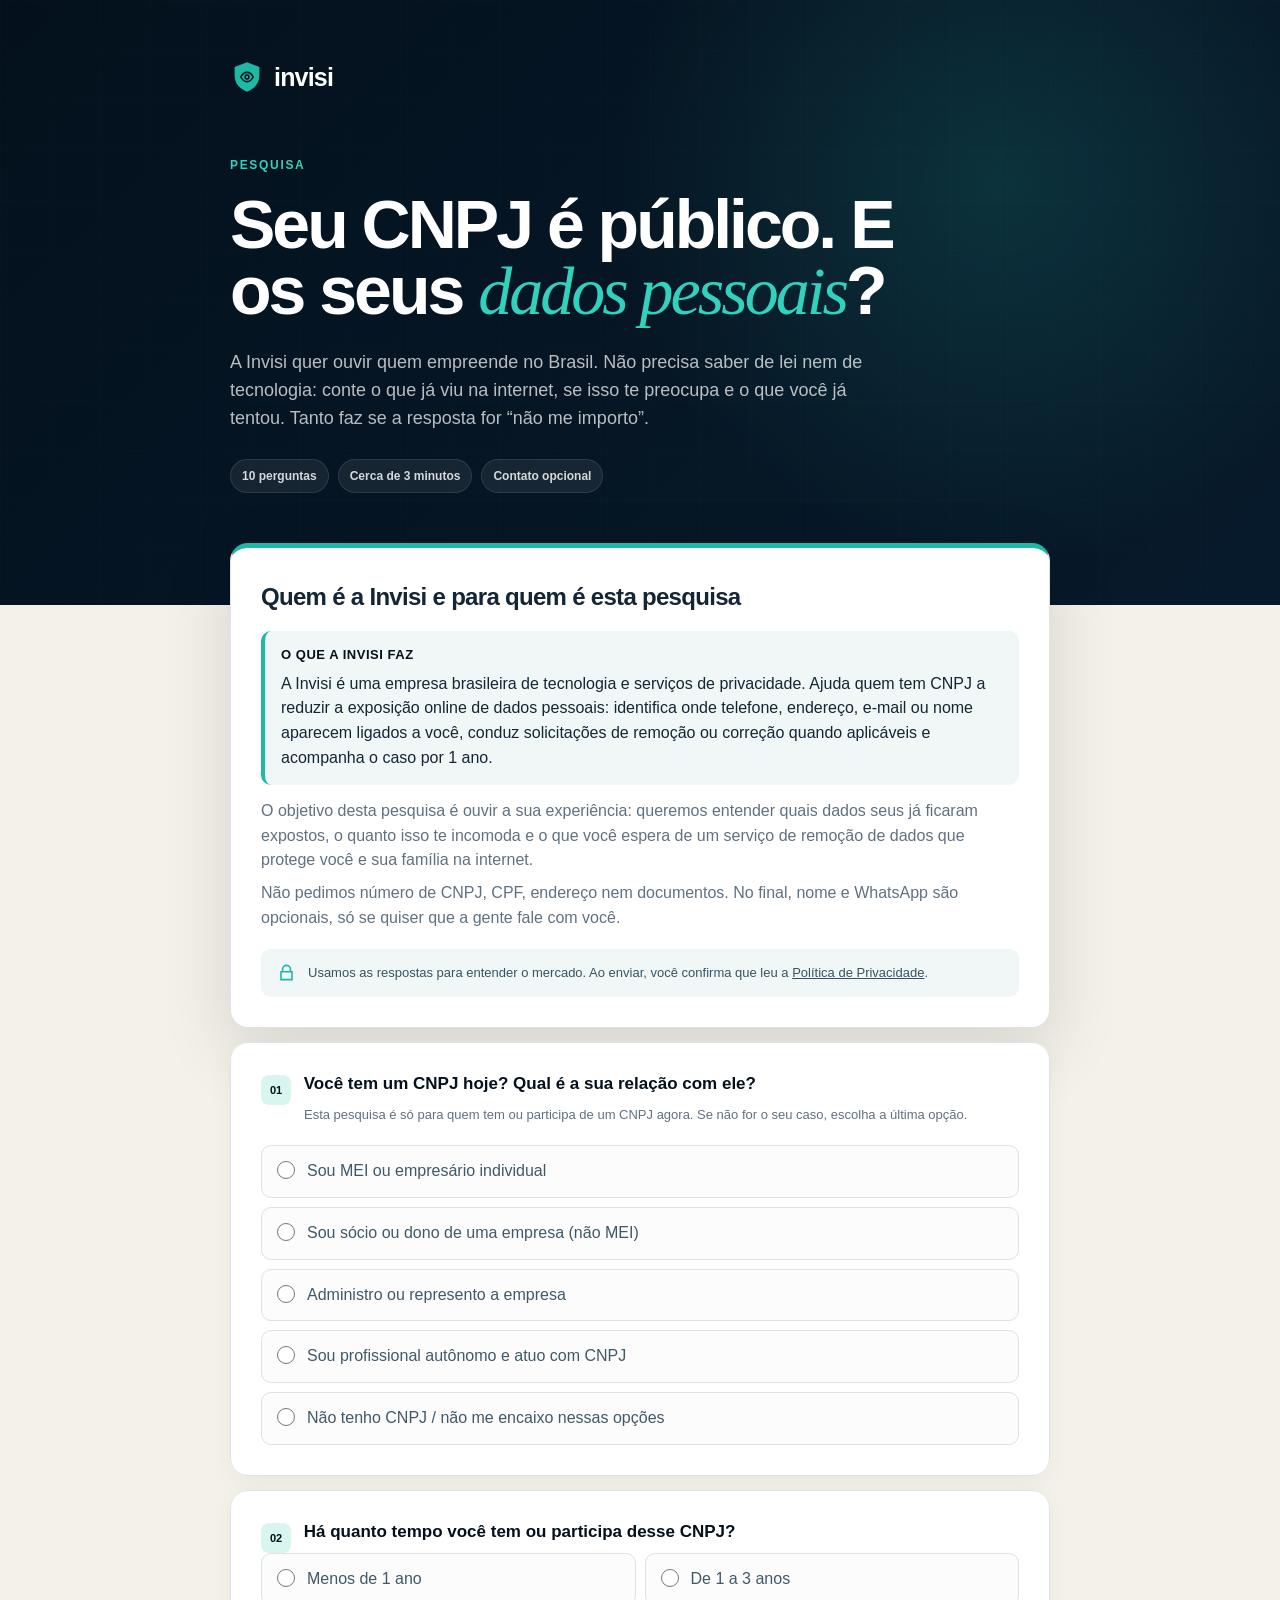
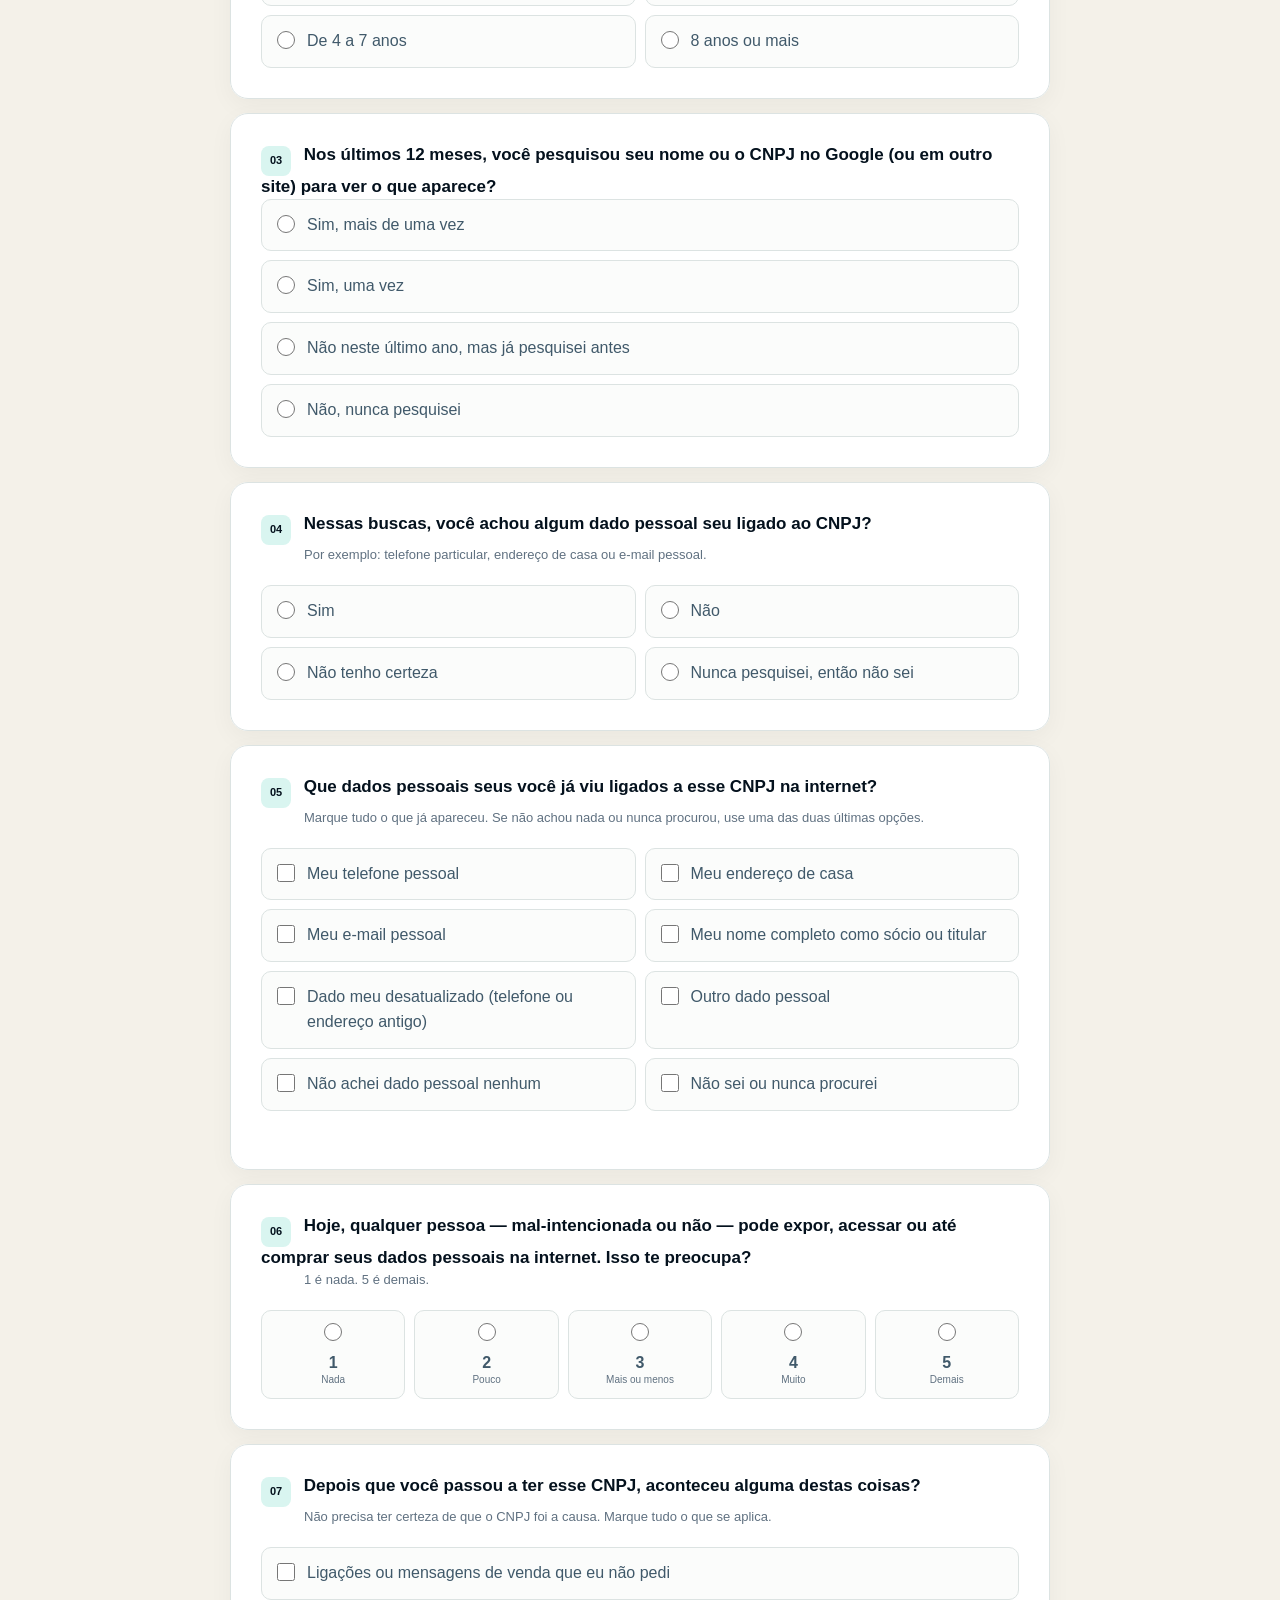
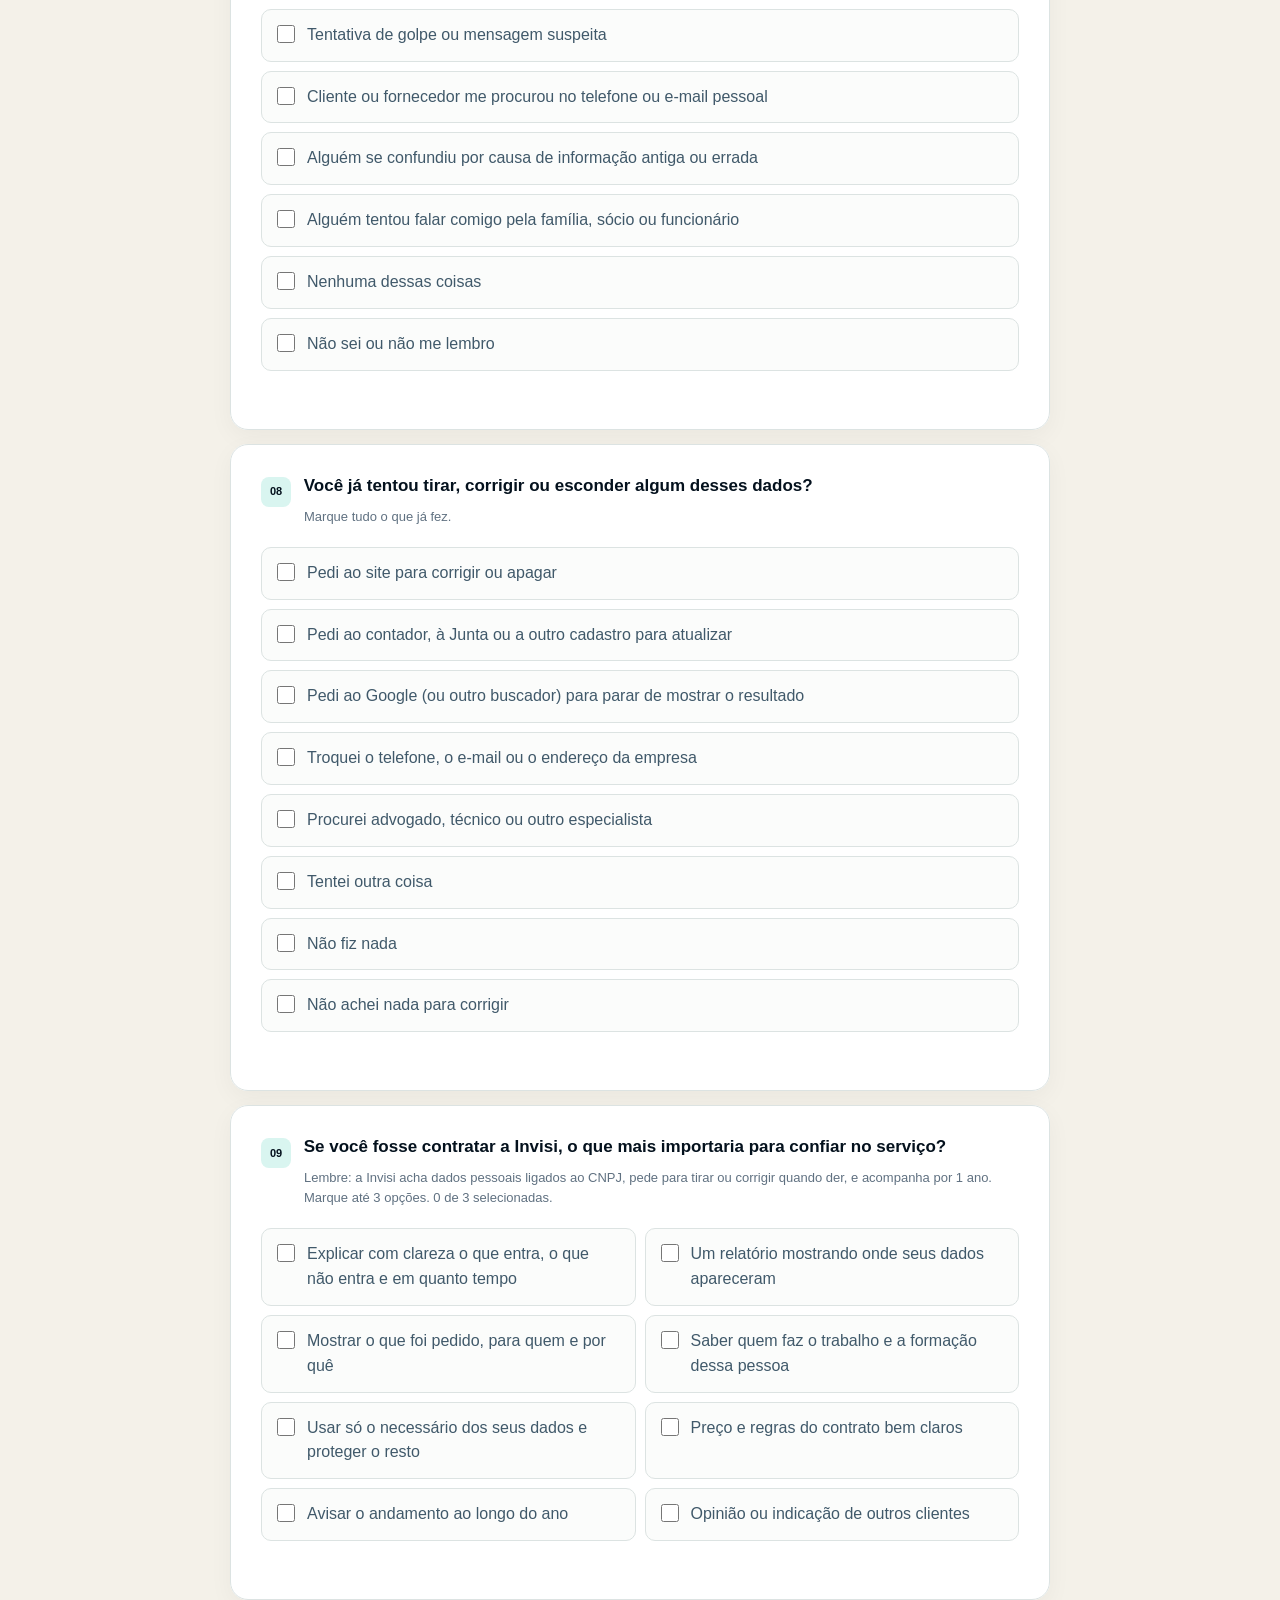
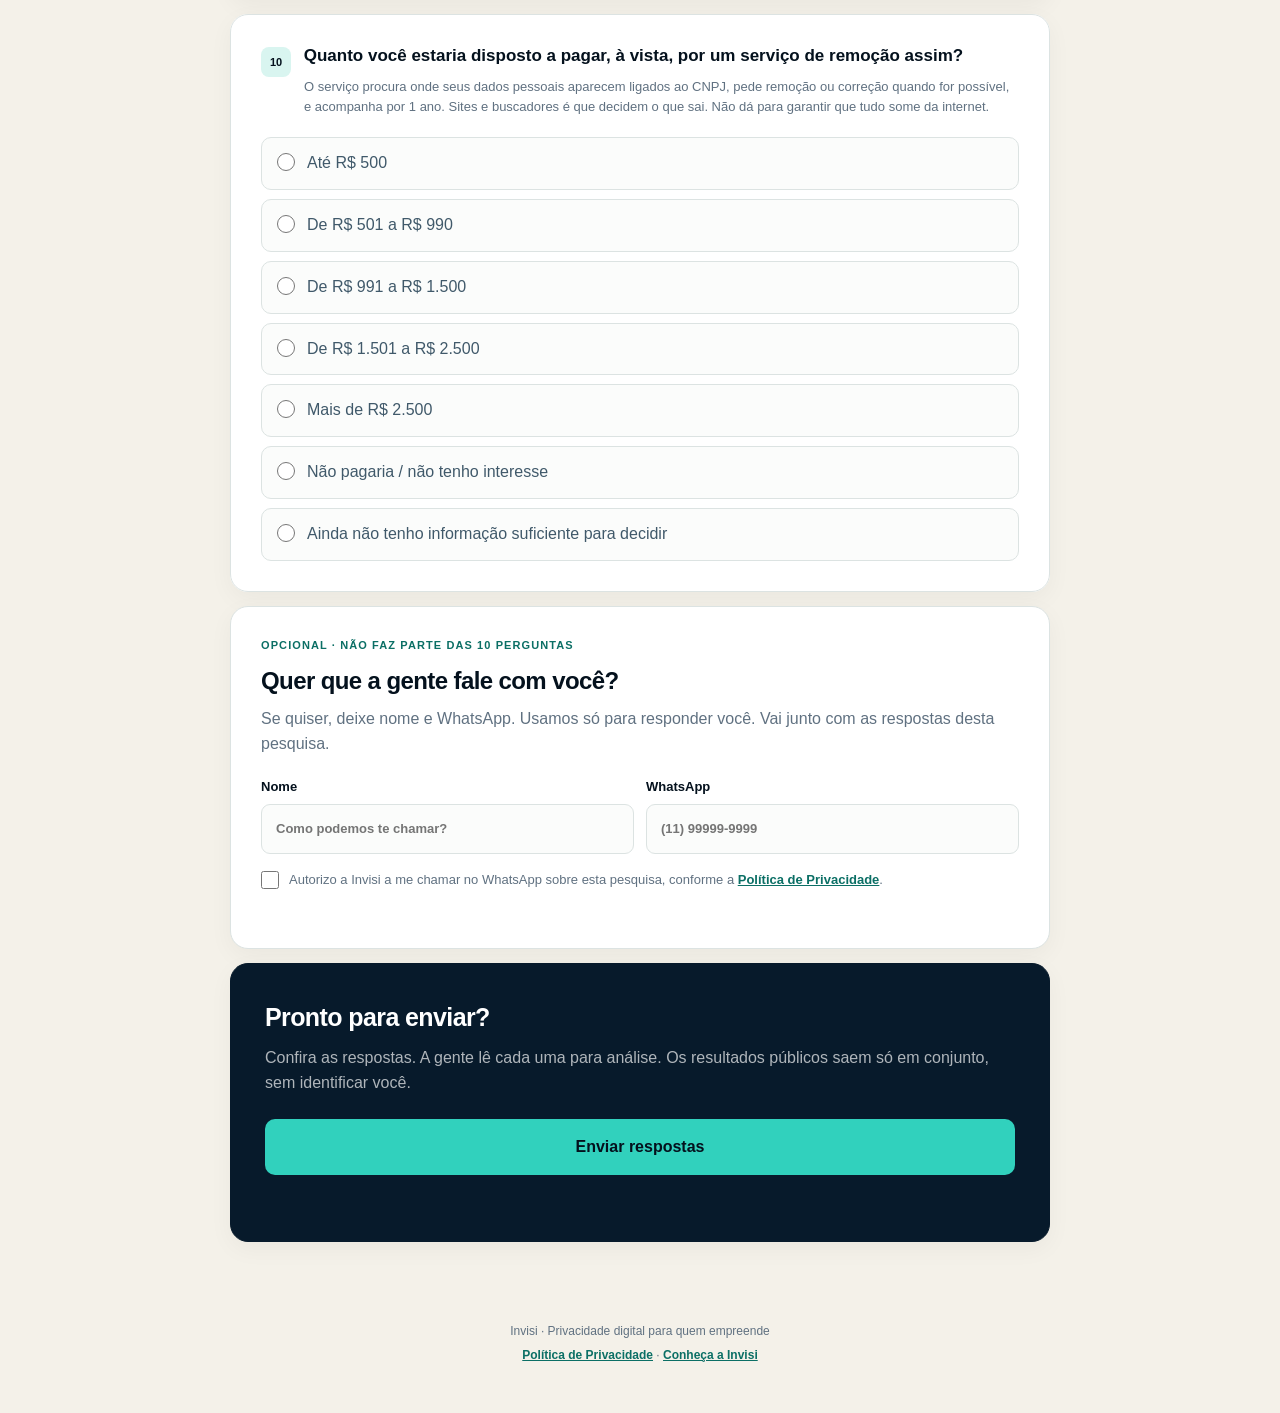
<file: pesquisa.html>
<!doctype html>
<html lang="pt-BR">
    <head>
        <meta charset="UTF-8" />
        <!-- Google tag (gtag.js) -->
        <script
            async
            src="https://www.googletagmanager.com/gtag/js?id=G-NJHBCVJHD8"
        ></script>
        <script>
            window.dataLayer = window.dataLayer || [];
            function gtag() {
                dataLayer.push(arguments);
            }
            gtag("js", new Date());
            gtag("config", "G-NJHBCVJHD8");
        </script>
        <!-- Meta Pixel Code -->
        <script>
            !function(f,b,e,v,n,t,s)
            {if(f.fbq)return;n=f.fbq=function(){n.callMethod?
            n.callMethod.apply(n,arguments):n.queue.push(arguments)};
            if(!f._fbq)f._fbq=n;n.push=n;n.loaded=!0;n.version='2.0';
            n.queue=[];t=b.createElement(e);t.async=!0;
            t.src=v;s=b.getElementsByTagName(e)[0];
            s.parentNode.insertBefore(t,s)}(window, document,'script',
            'https://connect.facebook.net/en_US/fbevents.js');
            fbq('set', 'autoConfig', false, '1470624634449778');
            fbq('init', '1470624634449778');
            fbq('track', 'PageView');
        </script>
        <!-- End Meta Pixel Code -->
        <meta name="viewport" content="width=device-width, initial-scale=1.0" />
        <meta
            name="description"
            content="Pesquisa da Invisi para quem tem CNPJ: o que aparece de dado pessoal na internet, se isso preocupa e o que já foi tentado."
        />
        <meta name="robots" content="noindex" />
        <meta name="theme-color" content="#071a2b" />
        <link rel="icon" href="favicon.svg" type="image/svg+xml" />
        <link rel="stylesheet" href="pesquisa.css?v=20260916-3" />
        <title>Pesquisa | Invisi</title>
    </head>
    <body>
        <noscript><img height="1" width="1" style="display:none" src="https://www.facebook.com/tr?id=1470624634449778&ev=PageView&noscript=1" /></noscript>
        <a class="skip-link" href="#questionario">Ir para o questionário</a>

        <header class="survey-hero">
            <div class="survey-container">
                <a class="brand" href="./" aria-label="Invisi, página inicial">
                    <svg
                        class="brand-mark"
                        viewBox="0 0 44 44"
                        aria-hidden="true"
                    >
                        <path
                            d="M22 3 38 9v11c0 10.4-6.5 17.2-16 21C12.5 37.2 6 30.4 6 20V9l16-6Z"
                        />
                        <path d="M14 22s3-6 8-6 8 6 8 6-3 6-8 6-8-6-8-6Z" />
                        <circle cx="22" cy="22" r="2.5" />
                    </svg>
                    <strong>invisi</strong>
                </a>

                <div class="hero-copy">
                    <p class="eyebrow">Pesquisa</p>
                    <h1>
                        Seu CNPJ é público. E os seus
                        <em>dados pessoais</em>?
                    </h1>
                    <p>
                        A Invisi quer ouvir quem empreende no Brasil. Não
                        precisa saber de lei nem de tecnologia: conte o que já
                        viu na internet, se isso te preocupa e o que você já
                        tentou. Tanto faz se a resposta for “não me importo”.
                    </p>
                    <ul
                        class="survey-meta"
                        aria-label="Informações da pesquisa"
                    >
                        <li>10 perguntas</li>
                        <li>Cerca de 3 minutos</li>
                        <li>Contato opcional</li>
                    </ul>
                </div>
            </div>
        </header>

        <main class="survey-main" id="questionario">
            <form
                class="survey-form"
                action="https://api.web3forms.com/submit"
                method="POST"
                data-survey-form
            >
                <input
                    type="hidden"
                    name="access_key"
                    value="158390c0-432f-4ec7-aab9-e640e631f481"
                />
                <input
                    type="hidden"
                    name="subject"
                    value="Nova resposta: Pesquisa Invisi v2.4"
                />
                <input
                    type="hidden"
                    name="redirect"
                    value="https://invisi.com.br/obrigado.html"
                />
                <input type="hidden" name="from_name" value="Invisi" />
                <input
                    type="hidden"
                    name="Versao_da_pesquisa"
                    value="2.4: setembro de 2026"
                />
                <input
                    class="honeypot"
                    type="checkbox"
                    name="botcheck"
                    style="display: none"
                    tabindex="-1"
                    autocomplete="off"
                    aria-hidden="true"
                />

                <section class="intro-card" aria-labelledby="antes-de-comecar">
                    <h2 id="antes-de-comecar">Quem é a Invisi e para quem é esta pesquisa</h2>
                    <div class="who-block">
                        <p>
                            <strong>O que a Invisi faz</strong>
                            A Invisi é uma empresa brasileira de tecnologia e
                            serviços de privacidade. Ajuda quem tem CNPJ a
                            reduzir a exposição online de dados pessoais:
                            identifica onde telefone, endereço, e-mail ou nome
                            aparecem ligados a você, conduz solicitações de
                            remoção ou correção quando aplicáveis e acompanha o
                            caso por 1 ano.
                        </p>
                    </div>
                    <p>
                        O objetivo desta pesquisa é ouvir a sua experiência:
                        queremos entender quais dados seus já ficaram expostos,
                        o quanto isso te incomoda e o que você espera de um
                        serviço de remoção de dados que protege você e sua
                        família na internet.
                    </p>
                    <p>
                        Não pedimos número de CNPJ, CPF, endereço nem
                        documentos. No final, nome e WhatsApp são opcionais, só
                        se quiser que a gente fale com você.
                    </p>
                    <div class="privacy-note">
                        <svg viewBox="0 0 24 24" aria-hidden="true">
                            <path d="M7 11V8a5 5 0 0 1 10 0v3m-12 0h14v10H5z" />
                        </svg>
                        <p>
                            Usamos as respostas para entender o mercado. Ao
                            enviar, você confirma que leu a
                            <a
                                href="privacidade.html"
                                target="_blank"
                                rel="noopener"
                                >Política de Privacidade</a
                            >.
                        </p>
                    </div>
                </section>

                <fieldset class="question-card">
                    <legend>
                        <b class="question-number">01</b> Você tem um CNPJ hoje?
                        Qual é a sua relação com ele?
                    </legend>
                    <p class="question-help">
                        Esta pesquisa é só para quem tem ou participa de um CNPJ
                        agora. Se não for o seu caso, escolha a última opção.
                    </p>
                    <div class="options">
                        <label class="option">
                            <input
                                type="radio"
                                name="01_Relacao_com_CNPJ"
                                value="Titular de MEI ou empresário(a) individual"
                                required
                            />
                            <span>Sou MEI ou empresário individual</span>
                        </label>
                        <label class="option">
                            <input
                                type="radio"
                                name="01_Relacao_com_CNPJ"
                                value="Sócio(a) ou titular de outra empresa"
                                required
                            />
                            <span>Sou sócio ou dono de uma empresa (não MEI)</span>
                        </label>
                        <label class="option">
                            <input
                                type="radio"
                                name="01_Relacao_com_CNPJ"
                                value="Administrador(a) ou representante legal"
                                required
                            />
                            <span>Administro ou represento a empresa</span>
                        </label>
                        <label class="option">
                            <input
                                type="radio"
                                name="01_Relacao_com_CNPJ"
                                value="Profissional autônomo(a) ou liberal que atua com CNPJ"
                                required
                            />
                            <span>Sou profissional autônomo e atuo com CNPJ</span>
                        </label>
                        <label class="option">
                            <input
                                type="radio"
                                name="01_Relacao_com_CNPJ"
                                value="Não tenho relação atual com um CNPJ"
                                data-ineligible
                                required
                            />
                            <span>Não tenho CNPJ / não me encaixo nessas opções</span>
                        </label>
                    </div>
                </fieldset>

                <section
                    class="eligibility-card"
                    data-ineligible-message
                    tabindex="-1"
                    aria-labelledby="fora-do-publico"
                    hidden
                >
                    <p class="optional-label">Fim da pesquisa</p>
                    <h2 id="fora-do-publico">Obrigado pelo interesse.</h2>
                    <p>
                        Esta pesquisa é só para quem tem ou participa de um CNPJ
                        hoje. Sua resposta não foi enviada. Se marcou essa opção
                        por engano, volte à pergunta 1 e escolha outra.
                    </p>
                </section>

                <div class="survey-remainder" data-survey-remainder>
                    <fieldset class="question-card">
                        <legend>
                            <b class="question-number">02</b> Há quanto tempo
                            você tem ou participa desse CNPJ?
                        </legend>
                        <div class="options options-grid">
                            <label class="option">
                                <input
                                    type="radio"
                                    name="02_Tempo_com_CNPJ"
                                    value="Menos de 1 ano"
                                    required
                                />
                                <span>Menos de 1 ano</span>
                            </label>
                            <label class="option">
                                <input
                                    type="radio"
                                    name="02_Tempo_com_CNPJ"
                                    value="De 1 a 3 anos"
                                    required
                                />
                                <span>De 1 a 3 anos</span>
                            </label>
                            <label class="option">
                                <input
                                    type="radio"
                                    name="02_Tempo_com_CNPJ"
                                    value="De 4 a 7 anos"
                                    required
                                />
                                <span>De 4 a 7 anos</span>
                            </label>
                            <label class="option">
                                <input
                                    type="radio"
                                    name="02_Tempo_com_CNPJ"
                                    value="8 anos ou mais"
                                    required
                                />
                                <span>8 anos ou mais</span>
                            </label>
                        </div>
                    </fieldset>

                    <fieldset class="question-card">
                        <legend>
                            <b class="question-number">03</b> Nos últimos 12
                            meses, você pesquisou seu nome ou o CNPJ no Google
                            (ou em outro site) para ver o que aparece?
                        </legend>
                        <div class="options">
                            <label class="option">
                                <input
                                    type="radio"
                                    name="03_Busca_nos_ultimos_12_meses"
                                    value="Sim, mais de uma vez"
                                    required
                                />
                                <span>Sim, mais de uma vez</span>
                            </label>
                            <label class="option">
                                <input
                                    type="radio"
                                    name="03_Busca_nos_ultimos_12_meses"
                                    value="Sim, uma vez"
                                    required
                                />
                                <span>Sim, uma vez</span>
                            </label>
                            <label class="option">
                                <input
                                    type="radio"
                                    name="03_Busca_nos_ultimos_12_meses"
                                    value="Não nos últimos 12 meses, mas já pesquisei antes"
                                    required
                                />
                                <span>Não neste último ano, mas já pesquisei antes</span>
                            </label>
                            <label class="option">
                                <input
                                    type="radio"
                                    name="03_Busca_nos_ultimos_12_meses"
                                    value="Não, nunca pesquisei"
                                    required
                                />
                                <span>Não, nunca pesquisei</span>
                            </label>
                        </div>
                    </fieldset>

                    <fieldset class="question-card">
                        <legend>
                            <b class="question-number">04</b> Nessas buscas,
                            você achou algum dado pessoal seu ligado ao CNPJ?
                        </legend>
                        <p class="question-help">
                            Por exemplo: telefone particular, endereço de casa
                            ou e-mail pessoal.
                        </p>
                        <div class="options options-grid">
                            <label class="option">
                                <input
                                    type="radio"
                                    name="04_Encontrou_informacao_pessoal"
                                    value="Sim"
                                    required
                                />
                                <span>Sim</span>
                            </label>
                            <label class="option">
                                <input
                                    type="radio"
                                    name="04_Encontrou_informacao_pessoal"
                                    value="Não"
                                    required
                                />
                                <span>Não</span>
                            </label>
                            <label class="option">
                                <input
                                    type="radio"
                                    name="04_Encontrou_informacao_pessoal"
                                    value="Não tenho certeza"
                                    required
                                />
                                <span>Não tenho certeza</span>
                            </label>
                            <label class="option">
                                <input
                                    type="radio"
                                    name="04_Encontrou_informacao_pessoal"
                                    value="Não se aplica: nunca pesquisei"
                                    required
                                />
                                <span>Nunca pesquisei, então não sei</span>
                            </label>
                        </div>
                    </fieldset>

                    <fieldset
                        class="question-card"
                        data-checkbox-group
                        aria-describedby="q5-help q5-error"
                    >
                        <legend>
                            <b class="question-number">05</b> Que dados pessoais
                            seus você já viu ligados a esse CNPJ na internet?
                        </legend>
                        <p class="question-help" id="q5-help">
                            Marque tudo o que já apareceu. Se não achou nada ou
                            nunca procurou, use uma das duas últimas opções.
                        </p>
                        <div class="options options-grid">
                            <label class="option">
                                <input
                                    type="checkbox"
                                    name="05_Informacoes_encontradas[]"
                                    value="Telefone pessoal"
                                />
                                <span>Meu telefone pessoal</span>
                            </label>
                            <label class="option">
                                <input
                                    type="checkbox"
                                    name="05_Informacoes_encontradas[]"
                                    value="Endereço residencial"
                                />
                                <span>Meu endereço de casa</span>
                            </label>
                            <label class="option">
                                <input
                                    type="checkbox"
                                    name="05_Informacoes_encontradas[]"
                                    value="E-mail pessoal"
                                />
                                <span>Meu e-mail pessoal</span>
                            </label>
                            <label class="option">
                                <input
                                    type="checkbox"
                                    name="05_Informacoes_encontradas[]"
                                    value="Nome completo ligado a vínculos empresariais"
                                />
                                <span>Meu nome completo como sócio ou titular</span>
                            </label>
                            <label class="option">
                                <input
                                    type="checkbox"
                                    name="05_Informacoes_encontradas[]"
                                    value="Informações pessoais desatualizadas"
                                />
                                <span>Dado meu desatualizado (telefone ou endereço antigo)</span>
                            </label>
                            <label class="option">
                                <input
                                    type="checkbox"
                                    name="05_Informacoes_encontradas[]"
                                    value="Outra informação pessoal"
                                />
                                <span>Outro dado pessoal</span>
                            </label>
                            <label class="option">
                                <input
                                    type="checkbox"
                                    name="05_Informacoes_encontradas[]"
                                    value="Não encontrei informações pessoais"
                                    data-exclusive
                                />
                                <span>Não achei dado pessoal nenhum</span>
                            </label>
                            <label class="option">
                                <input
                                    type="checkbox"
                                    name="05_Informacoes_encontradas[]"
                                    value="Não sei ou nunca procurei"
                                    data-exclusive
                                />
                                <span>Não sei ou nunca procurei</span>
                            </label>
                        </div>
                        <p
                            class="group-error"
                            id="q5-error"
                            data-group-error
                            role="alert"
                        ></p>
                    </fieldset>

                    <fieldset class="question-card">
                        <legend>
                            <b class="question-number">06</b> Hoje, qualquer
                            pessoa — mal-intencionada ou não — pode expor,
                            acessar ou até comprar seus dados pessoais na
                            internet. Isso te preocupa?
                        </legend>
                        <p class="question-help">1 é nada. 5 é demais.</p>
                        <div class="options scale">
                            <label class="option">
                                <input
                                    type="radio"
                                    name="06_Nivel_de_preocupacao"
                                    value="1: Nada preocupado(a)"
                                    required
                                />
                                <span><strong>1</strong><small>Nada</small></span>
                            </label>
                            <label class="option">
                                <input
                                    type="radio"
                                    name="06_Nivel_de_preocupacao"
                                    value="2: Pouco preocupado(a)"
                                    required
                                />
                                <span><strong>2</strong><small>Pouco</small></span>
                            </label>
                            <label class="option">
                                <input
                                    type="radio"
                                    name="06_Nivel_de_preocupacao"
                                    value="3: Moderadamente preocupado(a)"
                                    required
                                />
                                <span
                                    ><strong>3</strong
                                    ><small>Mais ou menos</small></span
                                >
                            </label>
                            <label class="option">
                                <input
                                    type="radio"
                                    name="06_Nivel_de_preocupacao"
                                    value="4: Muito preocupado(a)"
                                    required
                                />
                                <span><strong>4</strong><small>Muito</small></span>
                            </label>
                            <label class="option">
                                <input
                                    type="radio"
                                    name="06_Nivel_de_preocupacao"
                                    value="5: Extremamente preocupado(a)"
                                    required
                                />
                                <span
                                    ><strong>5</strong
                                    ><small>Demais</small></span
                                >
                            </label>
                        </div>
                    </fieldset>

                    <fieldset
                        class="question-card"
                        data-checkbox-group
                        aria-describedby="q7-help q7-error"
                    >
                        <legend>
                            <b class="question-number">07</b> Depois que você
                            passou a ter esse CNPJ, aconteceu alguma destas
                            coisas?
                        </legend>
                        <p class="question-help" id="q7-help">
                            Não precisa ter certeza de que o CNPJ foi a causa.
                            Marque tudo o que se aplica.
                        </p>
                        <div class="options">
                            <label class="option">
                                <input
                                    type="checkbox"
                                    name="07_Situacoes_percebidas[]"
                                    value="Ligações ou mensagens comerciais indesejadas"
                                />
                                <span>Ligações ou mensagens de venda que eu não pedi</span>
                            </label>
                            <label class="option">
                                <input
                                    type="checkbox"
                                    name="07_Situacoes_percebidas[]"
                                    value="Tentativas de golpe ou mensagens suspeitas"
                                />
                                <span>Tentativa de golpe ou mensagem suspeita</span>
                            </label>
                            <label class="option">
                                <input
                                    type="checkbox"
                                    name="07_Situacoes_percebidas[]"
                                    value="Contatos profissionais em número ou e-mail pessoal"
                                />
                                <span
                                    >Cliente ou fornecedor me procurou no
                                    telefone ou e-mail pessoal</span
                                >
                            </label>
                            <label class="option">
                                <input
                                    type="checkbox"
                                    name="07_Situacoes_percebidas[]"
                                    value="Confusão causada por informações antigas ou incorretas"
                                />
                                <span
                                    >Alguém se confundiu por causa de informação
                                    antiga ou errada</span
                                >
                            </label>
                            <label class="option">
                                <input
                                    type="checkbox"
                                    name="07_Situacoes_percebidas[]"
                                    value="Contato direcionado a pessoas próximas"
                                />
                                <span
                                    >Alguém tentou falar comigo pela família,
                                    sócio ou funcionário</span
                                >
                            </label>
                            <label class="option">
                                <input
                                    type="checkbox"
                                    name="07_Situacoes_percebidas[]"
                                    value="Nenhuma dessas situações"
                                    data-exclusive
                                />
                                <span>Nenhuma dessas coisas</span>
                            </label>
                            <label class="option">
                                <input
                                    type="checkbox"
                                    name="07_Situacoes_percebidas[]"
                                    value="Não sei ou não me lembro"
                                    data-exclusive
                                />
                                <span>Não sei ou não me lembro</span>
                            </label>
                        </div>
                        <p
                            class="group-error"
                            id="q7-error"
                            data-group-error
                            role="alert"
                        ></p>
                    </fieldset>

                    <fieldset
                        class="question-card"
                        data-checkbox-group
                        aria-describedby="q8-help q8-error"
                    >
                        <legend>
                            <b class="question-number">08</b> Você já tentou
                            tirar, corrigir ou esconder algum desses dados?
                        </legend>
                        <p class="question-help" id="q8-help">
                            Marque tudo o que já fez.
                        </p>
                        <div class="options">
                            <label class="option">
                                <input
                                    type="checkbox"
                                    name="08_Alternativas_tentadas[]"
                                    value="Pedi correção ou remoção diretamente ao site"
                                />
                                <span>Pedi ao site para corrigir ou apagar</span>
                            </label>
                            <label class="option">
                                <input
                                    type="checkbox"
                                    name="08_Alternativas_tentadas[]"
                                    value="Solicitei atualização em cadastro, órgão ou contador"
                                />
                                <span
                                    >Pedi ao contador, à Junta ou a outro
                                    cadastro para atualizar</span
                                >
                            </label>
                            <label class="option">
                                <input
                                    type="checkbox"
                                    name="08_Alternativas_tentadas[]"
                                    value="Pedi remoção ou desindexação a um buscador"
                                />
                                <span
                                    >Pedi ao Google (ou outro buscador) para
                                    parar de mostrar o resultado</span
                                >
                            </label>
                            <label class="option">
                                <input
                                    type="checkbox"
                                    name="08_Alternativas_tentadas[]"
                                    value="Alterei canais ou dados de contato do CNPJ"
                                />
                                <span
                                    >Troquei o telefone, o e-mail ou o endereço
                                    da empresa</span
                                >
                            </label>
                            <label class="option">
                                <input
                                    type="checkbox"
                                    name="08_Alternativas_tentadas[]"
                                    value="Busquei ajuda jurídica, técnica ou especializada"
                                />
                                <span>Procurei advogado, técnico ou outro especialista</span>
                            </label>
                            <label class="option">
                                <input
                                    type="checkbox"
                                    name="08_Alternativas_tentadas[]"
                                    value="Tentei outra medida"
                                />
                                <span>Tentei outra coisa</span>
                            </label>
                            <label class="option">
                                <input
                                    type="checkbox"
                                    name="08_Alternativas_tentadas[]"
                                    value="Não tomei nenhuma medida"
                                    data-exclusive
                                />
                                <span>Não fiz nada</span>
                            </label>
                            <label class="option">
                                <input
                                    type="checkbox"
                                    name="08_Alternativas_tentadas[]"
                                    value="Não se aplica: não encontrei informação a corrigir"
                                    data-exclusive
                                />
                                <span>Não achei nada para corrigir</span>
                            </label>
                        </div>
                        <p
                            class="group-error"
                            id="q8-error"
                            data-group-error
                            role="alert"
                        ></p>
                    </fieldset>

                    <fieldset
                        class="question-card"
                        data-checkbox-group
                        data-max-selections="3"
                        aria-describedby="q9-help q9-error"
                    >
                        <legend>
                            <b class="question-number">09</b> Se você fosse
                            contratar a Invisi, o que mais importaria para
                            confiar no serviço?
                        </legend>
                        <p class="question-help" id="q9-help">
                            Lembre: a Invisi acha dados pessoais ligados ao
                            CNPJ, pede para tirar ou corrigir quando der, e
                            acompanha por 1 ano. Marque até 3 opções.
                            <span data-selection-count aria-live="polite"
                                >0 de 3 selecionadas.</span
                            >
                        </p>
                        <div class="options options-grid">
                            <label class="option">
                                <input
                                    type="checkbox"
                                    name="09_Criterios_de_confianca[]"
                                    value="Escopo, limites e prazos explicados com clareza"
                                />
                                <span
                                    >Explicar com clareza o que entra, o que não
                                    entra e em quanto tempo</span
                                >
                            </label>
                            <label class="option">
                                <input
                                    type="checkbox"
                                    name="09_Criterios_de_confianca[]"
                                    value="Relatório com fontes e ocorrências identificadas"
                                />
                                <span>Um relatório mostrando onde seus dados apareceram</span>
                            </label>
                            <label class="option">
                                <input
                                    type="checkbox"
                                    name="09_Criterios_de_confianca[]"
                                    value="Métodos e fundamentos das solicitações transparentes"
                                />
                                <span>Mostrar o que foi pedido, para quem e por quê</span>
                            </label>
                            <label class="option">
                                <input
                                    type="checkbox"
                                    name="09_Criterios_de_confianca[]"
                                    value="Qualificações verificáveis de quem executa"
                                />
                                <span>Saber quem faz o trabalho e a formação dessa pessoa</span>
                            </label>
                            <label class="option">
                                <input
                                    type="checkbox"
                                    name="09_Criterios_de_confianca[]"
                                    value="Proteção e uso mínimo dos dados fornecidos"
                                />
                                <span>Usar só o necessário dos seus dados e proteger o resto</span>
                            </label>
                            <label class="option">
                                <input
                                    type="checkbox"
                                    name="09_Criterios_de_confianca[]"
                                    value="Preço e condições de contratação claros"
                                />
                                <span>Preço e regras do contrato bem claros</span>
                            </label>
                            <label class="option">
                                <input
                                    type="checkbox"
                                    name="09_Criterios_de_confianca[]"
                                    value="Atualizações durante a execução e o acompanhamento"
                                />
                                <span>Avisar o andamento ao longo do ano</span>
                            </label>
                            <label class="option">
                                <input
                                    type="checkbox"
                                    name="09_Criterios_de_confianca[]"
                                    value="Avaliações ou indicações de outros clientes"
                                />
                                <span>Opinião ou indicação de outros clientes</span>
                            </label>
                        </div>
                        <p
                            class="group-error"
                            id="q9-error"
                            data-group-error
                            role="alert"
                        ></p>
                    </fieldset>

                    <fieldset class="question-card">
                        <legend>
                            <b class="question-number">10</b> Quanto você
                            estaria disposto a pagar, à vista, por um serviço
                            de remoção assim?
                        </legend>
                        <p class="question-help">
                            O serviço procura onde seus dados pessoais aparecem
                            ligados ao CNPJ, pede remoção ou correção quando for
                            possível, e acompanha por 1 ano. Sites e buscadores
                            é que decidem o que sai. Não dá para garantir que
                            tudo some da internet.
                        </p>
                        <div class="options">
                            <label class="option">
                                <input
                                    type="radio"
                                    name="10_Disposicao_a_pagar"
                                    value="Até R$ 500"
                                    required
                                />
                                <span>Até R$ 500</span>
                            </label>
                            <label class="option">
                                <input
                                    type="radio"
                                    name="10_Disposicao_a_pagar"
                                    value="De R$ 501 a R$ 990"
                                    required
                                />
                                <span>De R$ 501 a R$ 990</span>
                            </label>
                            <label class="option">
                                <input
                                    type="radio"
                                    name="10_Disposicao_a_pagar"
                                    value="De R$ 991 a R$ 1.500"
                                    required
                                />
                                <span>De R$ 991 a R$ 1.500</span>
                            </label>
                            <label class="option">
                                <input
                                    type="radio"
                                    name="10_Disposicao_a_pagar"
                                    value="De R$ 1.501 a R$ 2.500"
                                    required
                                />
                                <span>De R$ 1.501 a R$ 2.500</span>
                            </label>
                            <label class="option">
                                <input
                                    type="radio"
                                    name="10_Disposicao_a_pagar"
                                    value="Mais de R$ 2.500"
                                    required
                                />
                                <span>Mais de R$ 2.500</span>
                            </label>
                            <label class="option">
                                <input
                                    type="radio"
                                    name="10_Disposicao_a_pagar"
                                    value="Não pagaria / não tenho interesse"
                                    required
                                />
                                <span>Não pagaria / não tenho interesse</span>
                            </label>
                            <label class="option">
                                <input
                                    type="radio"
                                    name="10_Disposicao_a_pagar"
                                    value="Ainda não tenho informação suficiente para decidir"
                                    required
                                />
                                <span>Ainda não tenho informação suficiente para decidir</span>
                            </label>
                        </div>
                    </fieldset>

                    <section
                        class="contact-card"
                        aria-labelledby="contato-opcional"
                        aria-describedby="contact-guidance contact-error"
                    >
                        <p class="optional-label">
                            Opcional · não faz parte das 10 perguntas
                        </p>
                        <h2 id="contato-opcional">Quer que a gente fale com você?</h2>
                        <p id="contact-guidance">
                            Se quiser, deixe nome e WhatsApp. Usamos só para
                            responder você. Vai junto com as respostas desta
                            pesquisa.
                        </p>
                        <div class="contact-grid">
                            <label class="text-field" for="survey-name">
                                Nome
                                <input
                                    id="survey-name"
                                    name="Contato_Nome"
                                    type="text"
                                    autocomplete="name"
                                    aria-describedby="contact-guidance contact-error"
                                    placeholder="Como podemos te chamar?"
                                />
                            </label>
                            <label class="text-field" for="survey-phone">
                                WhatsApp
                                <input
                                    id="survey-phone"
                                    name="Contato_WhatsApp"
                                    type="tel"
                                    autocomplete="tel"
                                    inputmode="numeric"
                                    maxlength="15"
                                    pattern="\([0-9]{2}\) [0-9]{5}-[0-9]{4}"
                                    aria-describedby="contact-guidance contact-error"
                                    placeholder="(11) 99999-9999"
                                />
                            </label>
                        </div>
                        <label class="contact-consent">
                            <input
                                id="survey-contact-consent"
                                name="Consentimento_de_contato"
                                type="checkbox"
                                value="Aceito"
                                aria-describedby="contact-guidance contact-error"
                            />
                            <span
                                >Autorizo a Invisi a me chamar no WhatsApp sobre
                                esta pesquisa, conforme a
                                <a
                                    href="privacidade.html"
                                    target="_blank"
                                    rel="noopener"
                                    >Política de Privacidade</a
                                >.</span
                            >
                        </label>
                        <p
                            class="group-error"
                            id="contact-error"
                            data-contact-error
                            role="alert"
                        ></p>
                    </section>

                    <section class="submit-card" aria-labelledby="enviar-titulo">
                        <h2 id="enviar-titulo">Pronto para enviar?</h2>
                        <p>
                            Confira as respostas. A gente lê cada uma para
                            análise. Os resultados públicos saem só em conjunto,
                            sem identificar você.
                        </p>
                        <button class="submit-button" type="submit">
                            Enviar respostas
                        </button>
                        <p
                            class="form-status"
                            role="status"
                            aria-live="polite"
                        ></p>
                    </section>
                </div>
            </form>
        </main>

        <footer class="survey-footer">
            <p>Invisi · Privacidade digital para quem empreende</p>
            <p>
                <a href="privacidade.html">Política de Privacidade</a> ·
                <a href="./">Conheça a Invisi</a>
            </p>
        </footer>

        <script src="pesquisa.js?v=20260929-1" defer></script>
    </body>
</html>
</file>
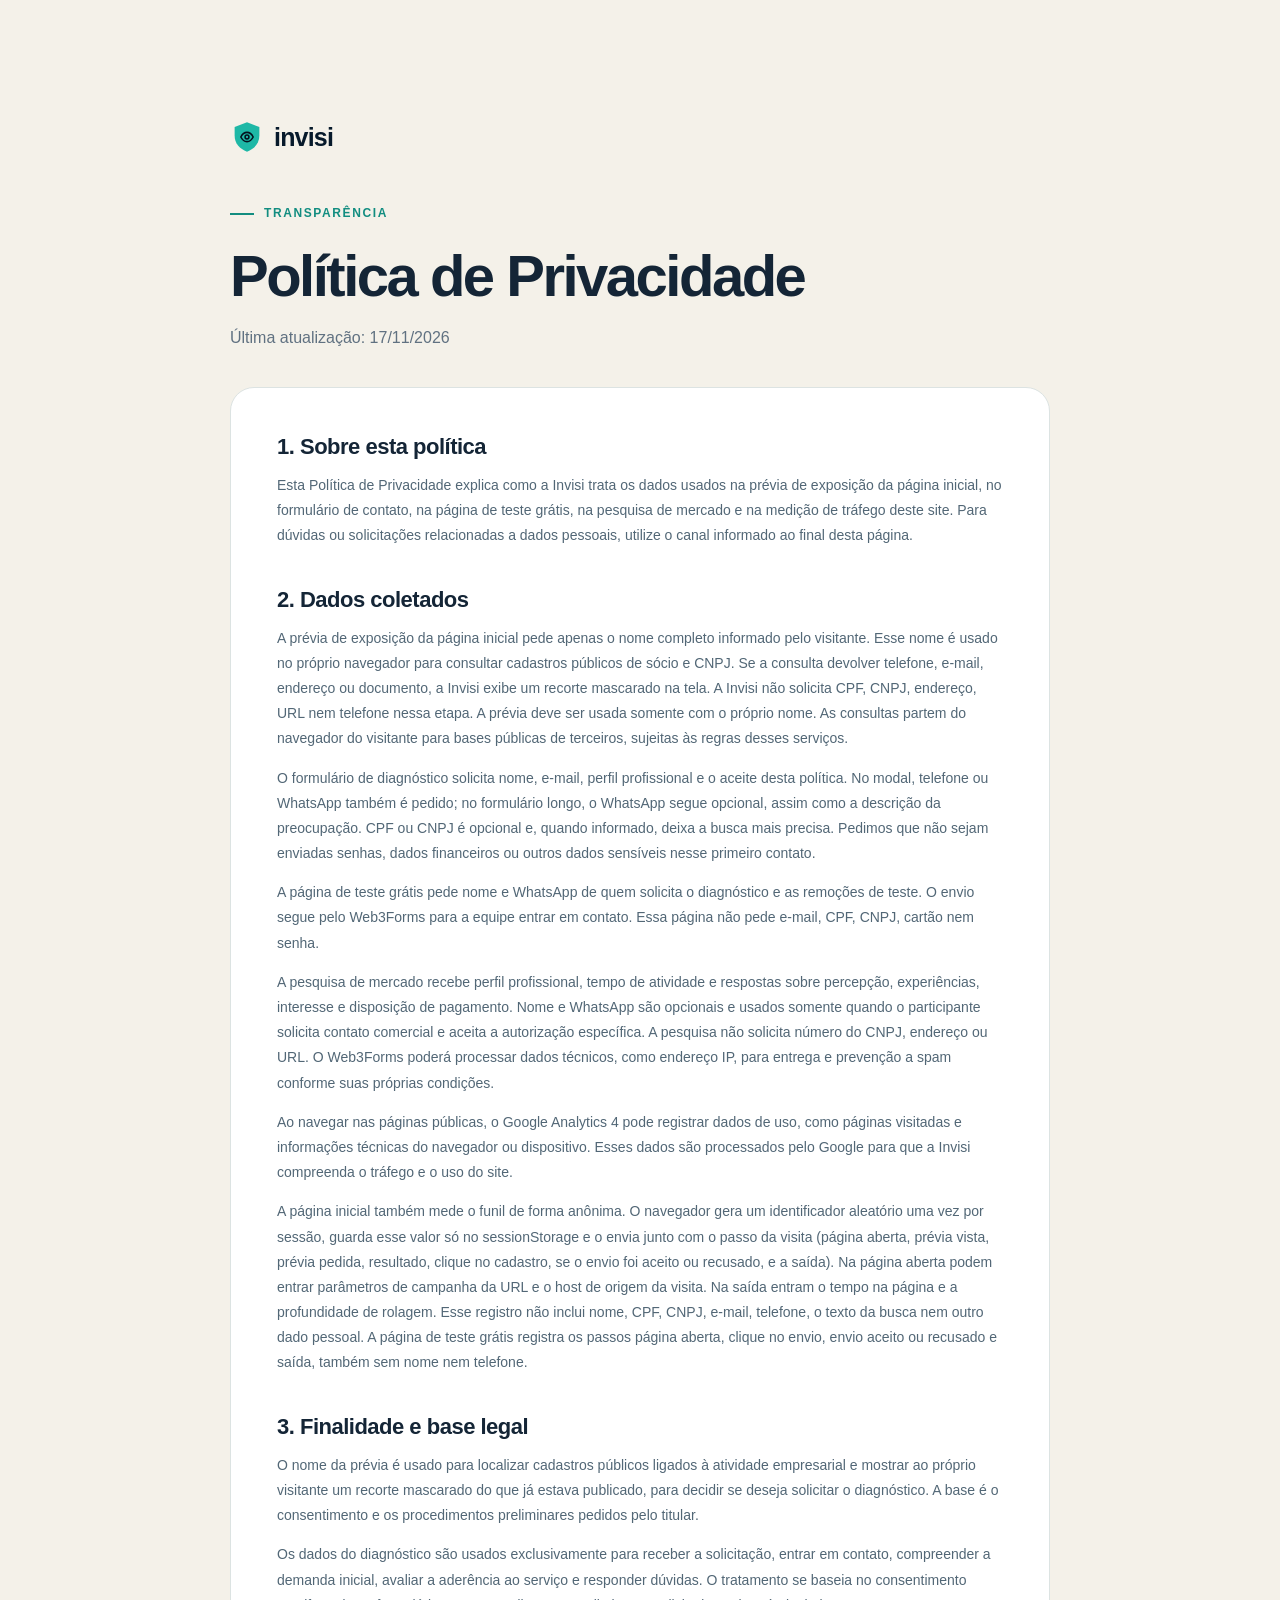
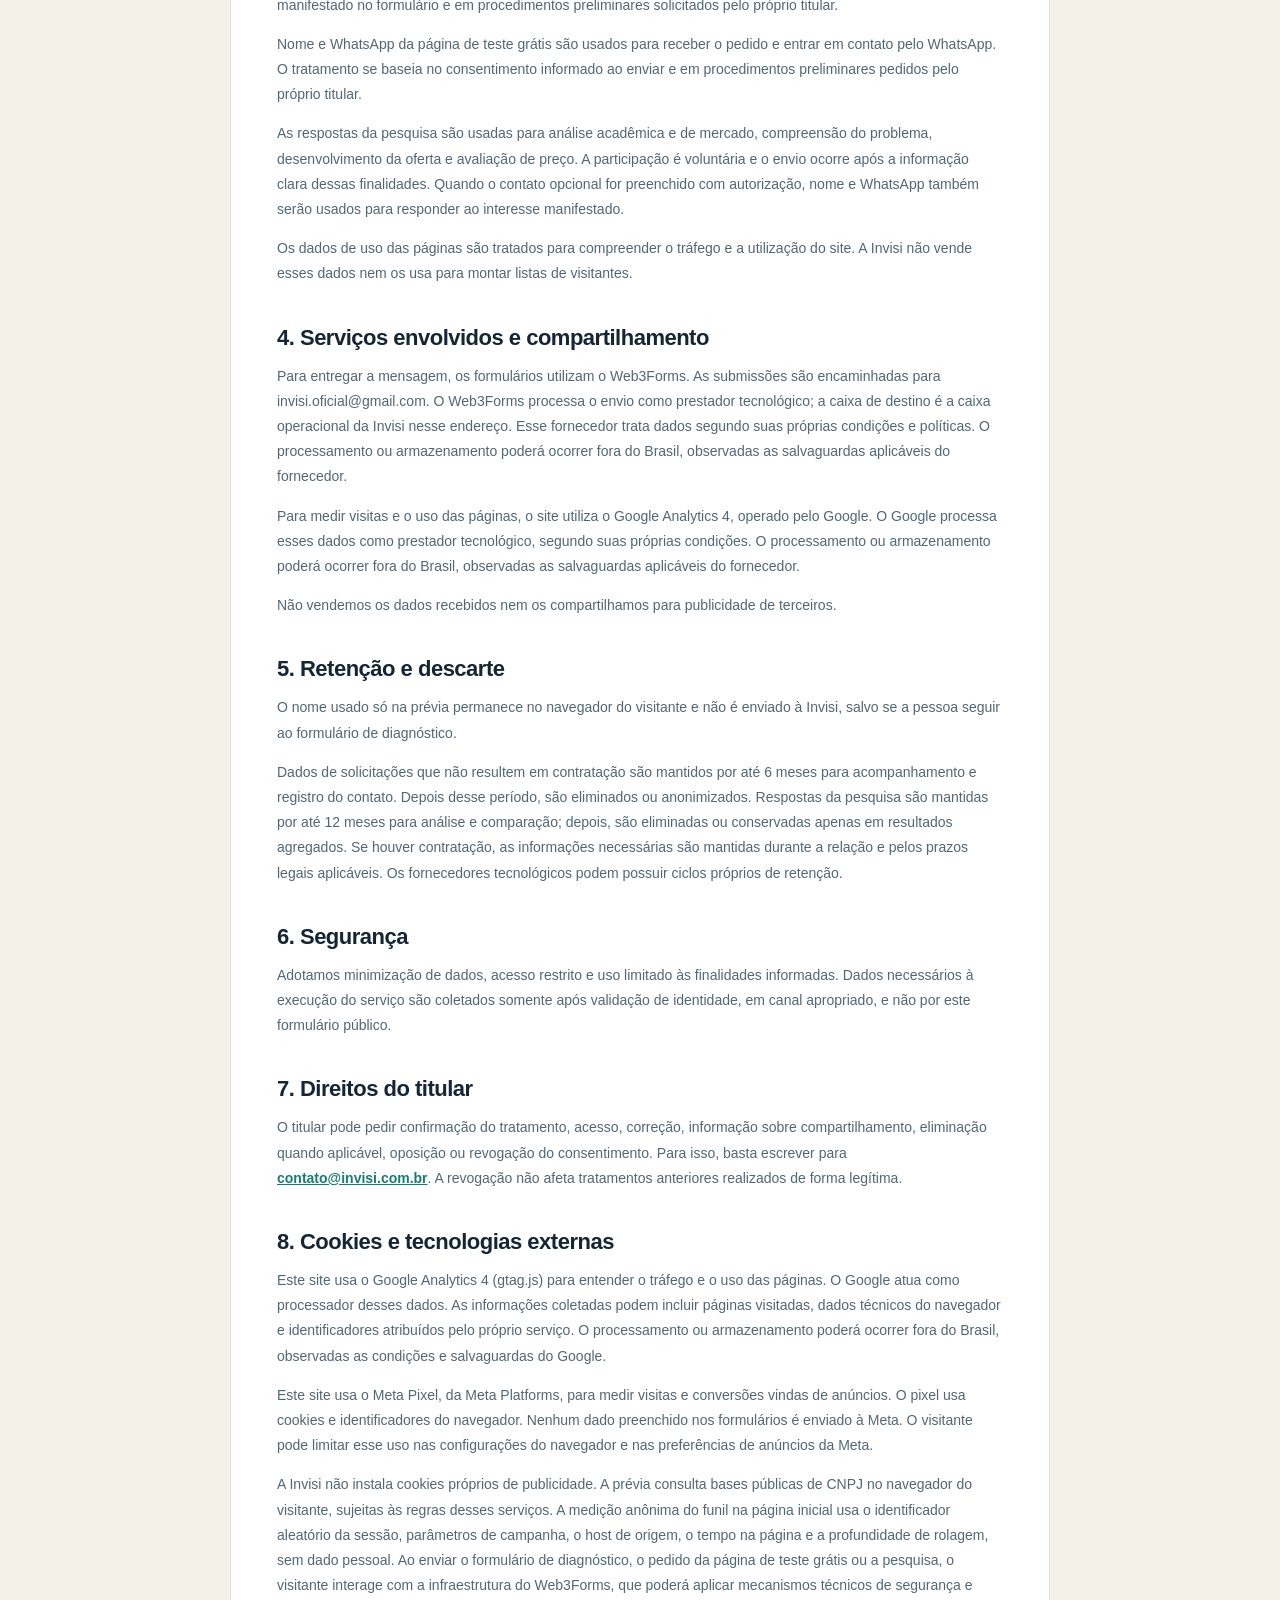
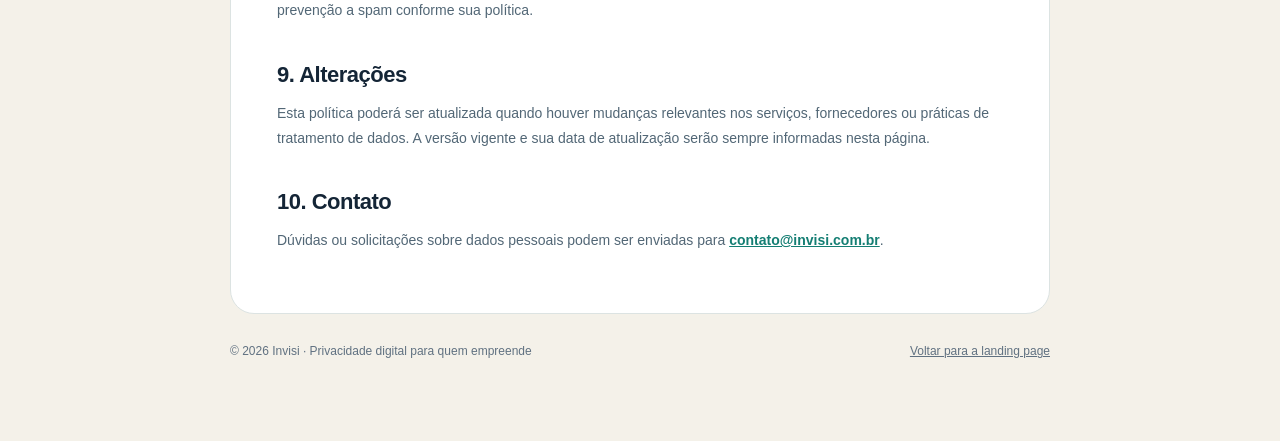
<file: privacidade.html>
<!doctype html>
<html lang="pt-BR">
    <head>
        <meta charset="UTF-8" />
        <!-- Google tag (gtag.js) -->
        <script
            async
            src="https://www.googletagmanager.com/gtag/js?id=G-NJHBCVJHD8"
        ></script>
        <script>
            window.dataLayer = window.dataLayer || [];
            function gtag() {
                dataLayer.push(arguments);
            }
            gtag("js", new Date());
            gtag("config", "G-NJHBCVJHD8");
        </script>
        <!-- Meta Pixel Code -->
        <script>
            !function(f,b,e,v,n,t,s)
            {if(f.fbq)return;n=f.fbq=function(){n.callMethod?
            n.callMethod.apply(n,arguments):n.queue.push(arguments)};
            if(!f._fbq)f._fbq=n;n.push=n;n.loaded=!0;n.version='2.0';
            n.queue=[];t=b.createElement(e);t.async=!0;
            t.src=v;s=b.getElementsByTagName(e)[0];
            s.parentNode.insertBefore(t,s)}(window, document,'script',
            'https://connect.facebook.net/en_US/fbevents.js');
            fbq('set', 'autoConfig', false, '1470624634449778');
            fbq('init', '1470624634449778');
            fbq('track', 'PageView');
        </script>
        <!-- End Meta Pixel Code -->
        <meta name="viewport" content="width=device-width, initial-scale=1.0" />
        <meta name="robots" content="noindex" />
        <meta name="theme-color" content="#071a2b" />
        <link rel="icon" href="favicon.svg" type="image/svg+xml" />
        <link rel="stylesheet" href="styles.css" />
        <title>Política de Privacidade | Invisi</title>
        <style>
            .legal-page {
                min-height: 100vh;
                padding: 120px 0 80px;
                background: #f4f1e9;
            }
            .legal-wrap {
                width: min(calc(100% - 40px), 820px);
                margin: 0 auto;
            }
            .legal-header {
                margin-bottom: 36px;
            }
            .legal-header .brand {
                display: inline-flex;
                margin-bottom: 50px;
                color: #071a2b;
            }
            .legal-header h1 {
                margin-bottom: 14px;
                color: #142536;
                font-size: clamp(38px, 7vw, 58px);
                letter-spacing: -2.5px;
            }
            .legal-header > p {
                color: #607181;
            }
            .legal-content {
                padding: 46px;
                background: #fff;
                border: 1px solid #dce3e2;
                border-radius: 24px;
            }
            .legal-content h2 {
                margin: 38px 0 12px;
                font-size: 22px;
                letter-spacing: -0.5px;
            }
            .legal-content h2:first-child {
                margin-top: 0;
            }
            .legal-content p,
            .legal-content li {
                color: #526776;
                font-size: 14px;
                line-height: 1.8;
            }
            .legal-content ul {
                padding-left: 22px;
            }
            .legal-content a {
                color: #147e73;
                font-weight: 700;
            }
            .legal-footer {
                display: flex;
                justify-content: space-between;
                gap: 20px;
                margin-top: 28px;
                color: #607181;
                font-size: 12px;
            }
            @media (max-width: 600px) {
                .legal-content {
                    padding: 30px 22px;
                }
                .legal-footer {
                    flex-direction: column;
                }
            }
        </style>
    </head>
    <body>
        <noscript><img height="1" width="1" style="display:none" src="https://www.facebook.com/tr?id=1470624634449778&ev=PageView&noscript=1" /></noscript>
        <main class="legal-page">
            <div class="legal-wrap">
                <header class="legal-header">
                    <a
                        class="brand"
                        href="./"
                        aria-label="Invisi, voltar para a página inicial"
                    >
                        <svg
                            class="brand-mark"
                            viewBox="0 0 44 44"
                            aria-hidden="true"
                        >
                            <path
                                d="M22 3 38 9v11c0 10.4-6.5 17.2-16 21C12.5 37.2 6 30.4 6 20V9l16-6Z"
                            />
                            <path d="M14 22s3-6 8-6 8 6 8 6-3 6-8 6-8-6-8-6Z" />
                            <circle cx="22" cy="22" r="2.5" />
                        </svg>
                        <span>invisi</span>
                    </a>
                    <p class="eyebrow dark"><span></span> Transparência</p>
                    <h1>Política de Privacidade</h1>
                    <p>Última atualização: 17/11/2026</p>
                </header>

                <article class="legal-content">
                    <h2>1. Sobre esta política</h2>
                    <p>
                        Esta Política de Privacidade explica como a Invisi trata
                        os dados usados na prévia de exposição da página
                        inicial, no formulário de contato, na página de teste
                        grátis, na pesquisa de mercado e na medição de tráfego
                        deste site. Para
                        dúvidas ou solicitações relacionadas a dados pessoais,
                        utilize o canal informado ao final desta página.
                    </p>

                    <h2>2. Dados coletados</h2>
                    <p>
                        A prévia de exposição da página inicial pede apenas o
                        nome completo informado pelo visitante. Esse nome é
                        usado no próprio navegador para consultar cadastros
                        públicos de sócio e CNPJ. Se a consulta devolver
                        telefone, e-mail, endereço ou documento, a Invisi
                        exibe um recorte mascarado na tela. A Invisi não
                        solicita CPF, CNPJ, endereço, URL nem telefone nessa
                        etapa. A prévia deve ser usada somente com o próprio
                        nome. As consultas partem do navegador do visitante
                        para bases públicas de terceiros, sujeitas às regras
                        desses serviços.
                    </p>
                    <p>
                        O formulário de diagnóstico solicita nome, e-mail,
                        perfil profissional e o aceite desta política. No
                        modal, telefone ou WhatsApp também é pedido; no
                        formulário longo, o WhatsApp segue opcional, assim como
                        a descrição da preocupação. CPF ou CNPJ é opcional e,
                        quando informado, deixa a busca mais precisa. Pedimos
                        que não sejam enviadas senhas, dados financeiros ou
                        outros dados sensíveis nesse primeiro contato.
                    </p>
                    <p>
                        A página de teste grátis pede nome e WhatsApp de quem
                        solicita o diagnóstico e as remoções de teste. O envio
                        segue pelo Web3Forms para a equipe entrar em contato.
                        Essa página não pede e-mail, CPF, CNPJ, cartão nem
                        senha.
                    </p>
                    <p>
                        A pesquisa de mercado recebe perfil profissional, tempo
                        de atividade e respostas sobre percepção, experiências,
                        interesse e disposição de pagamento. Nome e WhatsApp são
                        opcionais e usados somente quando o participante
                        solicita contato comercial e aceita a autorização
                        específica. A pesquisa não solicita número do CNPJ,
                        endereço ou URL. O Web3Forms poderá processar dados
                        técnicos, como endereço IP, para entrega e prevenção a
                        spam conforme suas próprias condições.
                    </p>
                    <p>
                        Ao navegar nas páginas públicas, o Google Analytics 4
                        pode registrar dados de uso, como páginas visitadas e
                        informações técnicas do navegador ou dispositivo. Esses
                        dados são processados pelo Google para que a Invisi
                        compreenda o tráfego e o uso do site.
                    </p>
                    <p>
                        A página inicial também mede o funil de forma anônima.
                        O navegador gera um identificador aleatório uma vez por
                        sessão, guarda esse valor só no sessionStorage e o
                        envia junto com o passo da visita (página aberta, prévia
                        vista, prévia pedida, resultado, clique no cadastro,
                        se o envio foi aceito ou recusado, e a saída). Na página
                        aberta podem entrar parâmetros de campanha da URL e o
                        host de origem da visita. Na saída entram o tempo na
                        página e a profundidade de rolagem. Esse registro não
                        inclui nome, CPF, CNPJ, e-mail, telefone, o texto da busca
                        nem outro dado pessoal. A página de teste grátis
                        registra os passos página aberta, clique no envio,
                        envio aceito ou recusado e saída, também sem nome nem
                        telefone.
                    </p>

                    <h2>3. Finalidade e base legal</h2>
                    <p>
                        O nome da prévia é usado para localizar cadastros
                        públicos ligados à atividade empresarial e mostrar ao
                        próprio visitante um recorte mascarado do que já
                        estava publicado, para decidir se deseja solicitar o
                        diagnóstico. A base é o consentimento e os
                        procedimentos preliminares pedidos pelo titular.
                    </p>
                    <p>
                        Os dados do diagnóstico são usados exclusivamente para
                        receber a solicitação, entrar em contato, compreender a
                        demanda inicial, avaliar a aderência ao serviço e
                        responder dúvidas. O tratamento se baseia no
                        consentimento manifestado no formulário e em
                        procedimentos preliminares solicitados pelo próprio
                        titular.
                    </p>
                    <p>
                        Nome e WhatsApp da página de teste grátis são usados
                        para receber o pedido e entrar em contato pelo
                        WhatsApp. O tratamento se baseia no consentimento
                        informado ao enviar e em procedimentos preliminares
                        pedidos pelo próprio titular.
                    </p>
                    <p>
                        As respostas da pesquisa são usadas para análise
                        acadêmica e de mercado, compreensão do problema,
                        desenvolvimento da oferta e avaliação de preço. A
                        participação é voluntária e o envio ocorre após a
                        informação clara dessas finalidades. Quando o contato
                        opcional for preenchido com autorização, nome e WhatsApp
                        também serão usados para responder ao interesse
                        manifestado.
                    </p>
                    <p>
                        Os dados de uso das páginas são tratados para
                        compreender o tráfego e a utilização do site. A Invisi
                        não vende esses dados nem os usa para montar listas de
                        visitantes.
                    </p>

                    <h2>4. Serviços envolvidos e compartilhamento</h2>
                    <p>
                        Para entregar a mensagem, os formulários utilizam o
                        Web3Forms. As submissões são encaminhadas para
                        invisi.oficial@gmail.com. O Web3Forms processa o
                        envio como prestador tecnológico; a caixa de destino
                        é a caixa operacional da Invisi nesse endereço. Esse
                        fornecedor trata dados segundo suas próprias
                        condições e políticas. O processamento ou
                        armazenamento poderá ocorrer fora do Brasil,
                        observadas as salvaguardas aplicáveis do fornecedor.
                    </p>
                    <p>
                        Para medir visitas e o uso das páginas, o site utiliza o
                        Google Analytics 4, operado pelo Google. O Google
                        processa esses dados como prestador tecnológico,
                        segundo suas próprias condições. O processamento ou
                        armazenamento poderá ocorrer fora do Brasil, observadas
                        as salvaguardas aplicáveis do fornecedor.
                    </p>
                    <p>
                        Não vendemos os dados recebidos nem os compartilhamos
                        para publicidade de terceiros.
                    </p>

                    <h2>5. Retenção e descarte</h2>
                    <p>
                        O nome usado só na prévia permanece no navegador do
                        visitante e não é enviado à Invisi, salvo se a pessoa
                        seguir ao formulário de diagnóstico.
                    </p>
                    <p>
                        Dados de solicitações que não resultem em contratação
                        são mantidos por até 6 meses para acompanhamento e
                        registro do contato. Depois desse período, são
                        eliminados ou anonimizados. Respostas da pesquisa são
                        mantidas por até 12 meses para análise e comparação;
                        depois, são eliminadas ou conservadas apenas em
                        resultados agregados. Se houver contratação, as
                        informações necessárias são mantidas durante a relação e
                        pelos prazos legais aplicáveis. Os fornecedores
                        tecnológicos podem possuir ciclos próprios de retenção.
                    </p>

                    <h2>6. Segurança</h2>
                    <p>
                        Adotamos minimização de dados, acesso restrito e uso
                        limitado às finalidades informadas. Dados necessários à
                        execução do serviço são coletados somente após validação
                        de identidade, em canal apropriado, e não por este
                        formulário público.
                    </p>

                    <h2>7. Direitos do titular</h2>
                    <p>
                        O titular pode pedir confirmação do tratamento, acesso,
                        correção, informação sobre compartilhamento, eliminação
                        quando aplicável, oposição ou revogação do
                        consentimento. Para isso, basta escrever para
                        <a href="mailto:contato@invisi.com.br"
                            >contato@invisi.com.br</a
                        >. A revogação não afeta tratamentos anteriores
                        realizados de forma legítima.
                    </p>

                    <h2>8. Cookies e tecnologias externas</h2>
                    <p>
                        Este site usa o Google Analytics 4 (gtag.js) para
                        entender o tráfego e o uso das páginas. O Google atua
                        como processador desses dados. As informações
                        coletadas podem incluir páginas visitadas, dados
                        técnicos do navegador e identificadores atribuídos
                        pelo próprio serviço. O processamento ou armazenamento
                        poderá ocorrer fora do Brasil, observadas as condições
                        e salvaguardas do Google.
                    </p>
                    <p>
                        Este site usa o Meta Pixel, da Meta Platforms, para
                        medir visitas e conversões vindas de anúncios. O pixel
                        usa cookies e identificadores do navegador. Nenhum
                        dado preenchido nos formulários é enviado à Meta. O
                        visitante pode limitar esse uso nas configurações do
                        navegador e nas preferências de anúncios da Meta.
                    </p>
                    <p>
                        A Invisi não instala cookies próprios de publicidade. A
                        prévia consulta bases públicas de CNPJ no navegador do
                        visitante, sujeitas às regras desses serviços. A medição
                        anônima do funil na página inicial usa o identificador
                        aleatório da sessão, parâmetros de campanha, o host de
                        origem, o tempo na página e a profundidade de rolagem,
                        sem dado pessoal. Ao
                        enviar o formulário de diagnóstico, o pedido da página
                        de teste grátis ou a pesquisa, o
                        visitante interage com a infraestrutura do Web3Forms,
                        que poderá aplicar mecanismos técnicos de segurança e
                        prevenção a spam conforme sua política.
                    </p>

                    <h2>9. Alterações</h2>
                    <p>
                        Esta política poderá ser atualizada quando houver
                        mudanças relevantes nos serviços, fornecedores ou
                        práticas de tratamento de dados. A versão vigente e sua
                        data de atualização serão sempre informadas nesta
                        página.
                    </p>

                    <h2>10. Contato</h2>
                    <p>
                        Dúvidas ou solicitações sobre dados pessoais podem ser
                        enviadas para
                        <a href="mailto:contato@invisi.com.br"
                            >contato@invisi.com.br</a
                        >.
                    </p>
                </article>

                <footer class="legal-footer">
                    <span
                        >© 2026 Invisi · Privacidade digital para quem
                        empreende</span
                    >
                    <a href="./">Voltar para a landing page</a>
                </footer>
            </div>
        </main>
    </body>
</html>
</file>
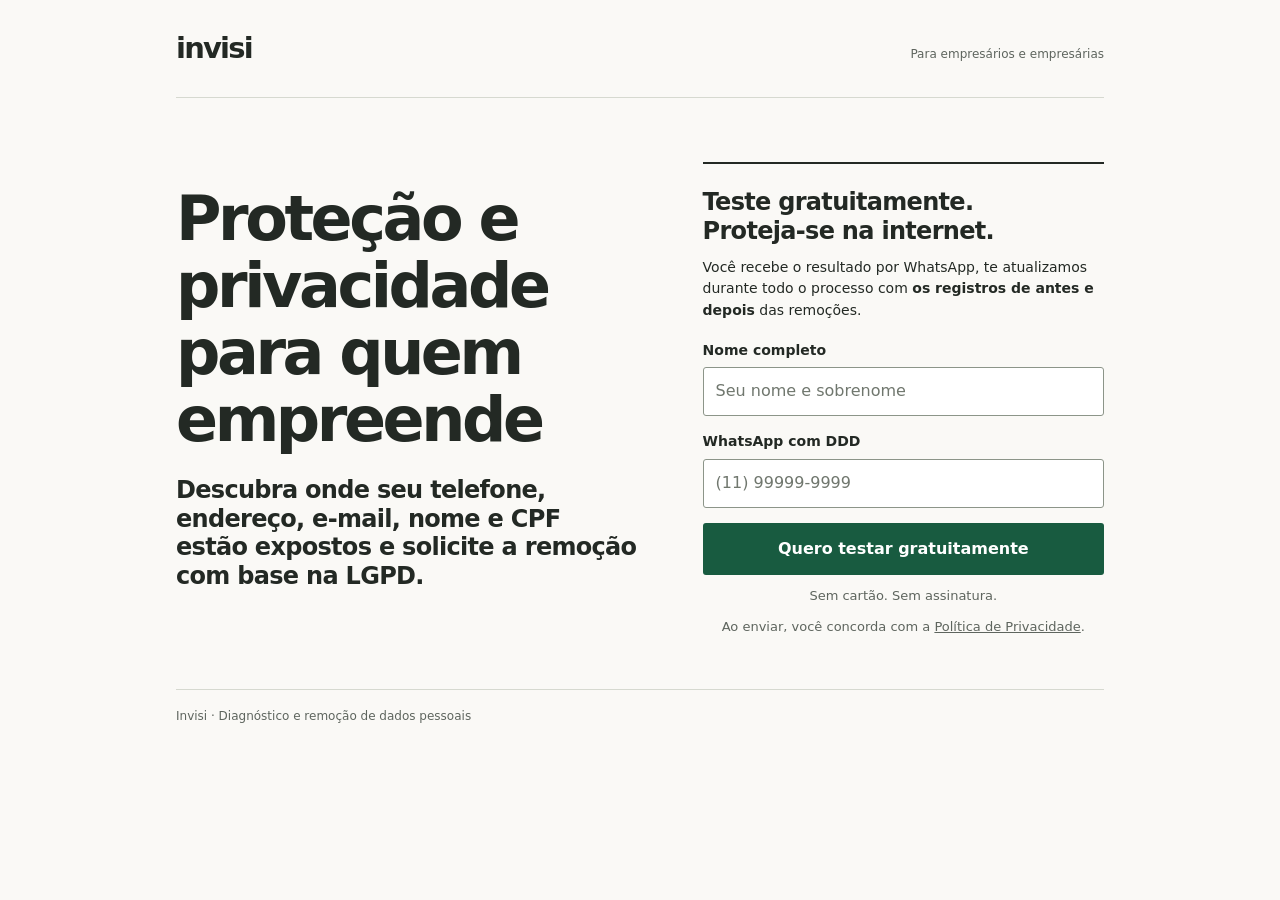
<file: teste-gratis.html>
<!doctype html>
<html lang="pt-BR">
  <head>
    <meta charset="utf-8" />
    <meta name="viewport" content="width=device-width, initial-scale=1" />
    <meta name="theme-color" content="#faf9f6" />
    <meta
      name="description"
      content="Diagnóstico gratuito e 3 remoções de teste. Descubra onde seus dados estão expostos com a Invisi."
    />
    <link rel="icon" href="data:," />
    <title>Invisi — Diagnóstico gratuito</title>
    <style>
      :root {
        color-scheme: light;
        --paper: #faf9f6;
        --ink: #232924;
        --muted: #5e655e;
        --line: #d6d9d0;
        --green: #185b40;
      }
      * {
        box-sizing: border-box;
      }
      body {
        margin: 0;
        background: var(--paper);
        color: var(--ink);
        font:
          16px/1.55 system-ui,
          sans-serif;
      }
      button,
      input {
        font: inherit;
      }
      a {
        color: inherit;
      }
      [hidden] {
        display: none !important;
      }
      :focus-visible {
        outline: 3px solid var(--green);
        outline-offset: 4px;
      }
      .page {
        max-width: 1000px;
        margin: auto;
        padding: 0 22px;
      }
      header {
        display: flex;
        align-items: baseline;
        justify-content: space-between;
        gap: 12px;
        padding: 22px 0;
        border-bottom: 1px solid var(--line);
      }
      .brand {
        font-size: 29px;
        font-weight: 800;
        letter-spacing: -1.8px;
        text-decoration: none;
      }
      .category {
        font-size: 12px;
        color: var(--muted);
      }
      main {
        padding: 32px 0 28px;
      }
      .audience {
        margin: 0 0 17px;
        font-size: 13px;
        color: var(--muted);
      }
      h1 {
        max-width: 600px;
        margin: 0 0 22px;
        font-size: clamp(36px, 7.5vw, 62px);
        line-height: 1.08;
        letter-spacing: -0.055em;
        font-weight: 750;
      }
      h1 span {
        display: table;
        margin-top: 5px;
        padding: 0 5px 4px;
        background: #e8b180;
      }
      .intro {
        max-width: 470px;
        margin: 0 0 20px;
      }
      .explanation {
        max-width: 450px;
        color: var(--muted);
        font-size: 14px;
        margin: 0;
      }
      .offer {
        margin-top: 29px;
        border-top: 2px solid var(--ink);
        padding-top: 22px;
      }
      h2 {
        margin: 0 0 11px;
        font-size: 24px;
        line-height: 1.2;
        letter-spacing: -0.7px;
      }
      .included {
        margin: 0 0 23px;
        color: var(--muted);
        font-size: 14px;
      }
      .included strong {
        color: var(--ink);
      }
      .form-heading {
        margin: 0 0 18px;
        font-size: 14px;
      }
      .field {
        margin-bottom: 15px;
      }
      label {
        display: block;
        margin-bottom: 6px;
        font-size: 14px;
        font-weight: 600;
      }
      input {
        width: 100%;
        min-height: 49px;
        border: 1px solid #8c9589;
        border-radius: 3px;
        background: #fff;
        padding: 11px 12px;
        color: var(--ink);
      }
      input::placeholder {
        color: #70776e;
      }
      button {
        width: 100%;
        min-height: 52px;
        padding: 13px 16px;
        border: 0;
        border-radius: 3px;
        background: var(--green);
        color: #fff;
        font-size: 16px;
        font-weight: 650;
        cursor: pointer;
      }
      button:hover {
        background: #10452f;
      }
      .free {
        margin: 11px 0 0;
        text-align: center;
        color: var(--muted);
        font-size: 13px;
      }
      .prototype {
        margin: 22px 0 0;
        padding-top: 14px;
        border-top: 1px solid var(--line);
        color: var(--muted);
        font-size: 12px;
      }
      .details {
        max-width: 680px;
        padding: 27px 0;
        border-top: 1px solid var(--line);
      }
      .details h2 {
        font-size: 17px;
        letter-spacing: -0.3px;
      }
      .details p {
        color: var(--muted);
        font-size: 14px;
        margin: 0;
      }
      .terms {
        margin: 0 0 25px;
        color: var(--muted);
        font-size: 12px;
        max-width: 740px;
      }
      footer {
        padding: 17px 0 24px;
        border-top: 1px solid var(--line);
        font-size: 12px;
        color: var(--muted);
      }
      .error {
        color: #a52b20;
        font-size: 14px;
        margin: 0 0 13px;
      }
      .success {
        display: block;
        max-width: 520px;
        padding: 48px 0 60px;
      }
      .success h1 {
        font-size: 40px;
      }
      .success p {
        margin: 0 0 23px;
      }
      .success button {
        width: auto;
      }
      @media (min-width: 780px) {
        .page {
          padding: 0 36px;
        }
        header {
          padding: 26px 0;
        }
        main {
          display: grid;
          grid-template-columns: 1.15fr 1fr;
          gap: 65px;
          padding: 64px 0 52px;
        }
        .offer {
          margin: 0;
          padding-top: 24px;
        }
        .audience {
          margin-bottom: 24px;
        }
        .intro {
          font-size: 18px;
          margin-top: 28px;
        }
        .explanation {
          font-size: 15px;
        }
      }
    </style>
  </head>
  <body>
    <div class="page">
      <header>
        <a class="brand" href="./" aria-label="Invisi, início">invisi</a>
        <span class="category">Para empresários e empresárias</span>
      </header>
      <div id="landing">
        <main>
          <section aria-labelledby="headline">
            <p class="audience"></p>
            <h1 id="headline">
              Proteção e privacidade para quem empreende
              <h2>
                Descubra onde seu telefone, endereço, e-mail, nome e CPF estão
                expostos e solicite a remoção com base na LGPD.
              </h2>
            </h1>
          </section>
          <section class="offer" aria-labelledby="offer-title">
            <h2 id="offer-title">
              Teste gratuitamente.<br />Proteja-se na internet.
            </h2>
            <p class="form-heading">
              Você recebe o resultado por WhatsApp, te atualizamos durante todo
              o processo com
              <strong>os registros de antes e depois</strong> das remoções.
            </p>
            <form id="lead-form">
              <input
                type="checkbox"
                name="botcheck"
                style="display: none"
                tabindex="-1"
                autocomplete="off"
                aria-hidden="true"
              />
              <div class="field">
                <label for="full-name">Nome completo</label>
                <input
                  id="full-name"
                  name="name"
                  autocomplete="name"
                  placeholder="Seu nome e sobrenome"
                  required
                  minlength="3"
                  maxlength="120"
                />
              </div>
              <div class="field">
                <label for="phone">WhatsApp com DDD</label>
                <input
                  id="phone"
                  name="phone"
                  type="tel"
                  inputmode="tel"
                  autocomplete="tel"
                  placeholder="(11) 99999-9999"
                  required
                  maxlength="22"
                  aria-describedby="form-error"
                />
              </div>
              <p class="error" id="form-error" role="alert" hidden></p>
              <button type="submit">Quero testar gratuitamente</button>
              <p class="free">Sem cartão. Sem assinatura.</p>
              <p class="free">Ao enviar, você concorda com a <a href="privacidade.html">Política de Privacidade</a>.</p>
            </form>
          </section>
        </main>
      </div>
      <main
        class="success"
        id="success"
        aria-labelledby="success-title"
        tabindex="-1"
        hidden
      >
        <h1 id="success-title">Obrigado pelo interesse.</h1>
        <p>
          Recebemos seu pedido. Nossa equipe vai entrar em contato pelo WhatsApp.
        </p>
        <button type="button" id="restart">Voltar à página</button>
      </main>
      <footer>Invisi · Diagnóstico e remoção de dados pessoais</footer>
    </div>
    <script>
      (function (w, d) {
        if (w.fbq) return;
        var n = (w.fbq = function () {
          n.callMethod
            ? n.callMethod.apply(n, arguments)
            : n.queue.push(arguments);
        });
        if (!w._fbq) w._fbq = n;
        n.push = n;
        n.loaded = !0;
        n.version = "2.0";
        n.queue = [];
        fbq('set', 'autoConfig', false, '1470624634449778');
        fbq('init', '1470624634449778');
        fbq('track', 'PageView');

        var started = false;
        function loadTags() {
          if (started) return;
          started = true;
          var first = d.getElementsByTagName("script")[0];
          var pixel = d.createElement("script");
          pixel.async = true;
          pixel.src = "https://connect.facebook.net/en_US/fbevents.js";
          first.parentNode.insertBefore(pixel, first);

          w.dataLayer = w.dataLayer || [];
          w.gtag = function () {
            w.dataLayer.push(arguments);
          };
          w.gtag("js", new Date());
          w.gtag("config", "G-NJHBCVJHD8");
          var ga = d.createElement("script");
          ga.async = true;
          ga.src =
            "https://www.googletagmanager.com/gtag/js?id=G-NJHBCVJHD8";
          first.parentNode.insertBefore(ga, first);
        }

        function afterPaint() {
          var frames = 0;
          function step() {
            frames += 1;
            if (frames < 2) {
              w.requestAnimationFrame(step);
              return;
            }
            if (typeof w.requestIdleCallback === "function") {
              w.requestIdleCallback(loadTags, { timeout: 1500 });
            } else {
              w.setTimeout(loadTags, 1);
            }
          }
          if (typeof w.requestAnimationFrame === "function") {
            w.requestAnimationFrame(step);
          } else {
            loadTags();
          }
        }

        if (d.readyState === "complete") afterPaint();
        else w.addEventListener("load", afterPaint);
      })(window, document);
    </script>
    <script src="funil.js?v=20261114-2" defer></script>
    <script src="teste-gratis.js?v=20261117-1" defer></script>
  </body>
</html>
</file>
<file: styles.css>
:root {
    --navy-950: #04111d;
    --navy-900: #071a2b;
    --navy-850: #0a2236;
    --navy-800: #0d2a42;
    --teal-500: #1eb8a6;
    --teal-400: #31d1bd;
    --teal-100: #d9f5f0;
    --cream: #f4f1e9;
    --paper: #fbfaf7;
    --white: #fff;
    --ink: #142536;
    --muted: #607181;
    --line: #dce3e2;
    --danger-soft: #fff1e8;
    --shadow: 0 24px 64px rgba(4, 17, 29, 0.14);
    --radius-sm: 10px;
    --radius: 18px;
    --radius-lg: 28px;
    --container: 1160px;
}

* {
    box-sizing: border-box;
}
[hidden] {
    display: none !important;
}
html {
    scroll-behavior: smooth;
    scroll-padding-top: 88px;
}
body {
    margin: 0;
    color: var(--ink);
    background: var(--paper);
    font-family: "Segoe UI", Arial, sans-serif;
    font-size: 16px;
    line-height: 1.6;
    -webkit-font-smoothing: antialiased;
}
body.menu-open {
    overflow: hidden;
}
a {
    color: inherit;
}
button,
input,
select,
textarea {
    font: inherit;
}
button,
a {
    -webkit-tap-highlight-color: transparent;
}
svg {
    display: block;
}
.container {
    width: min(calc(100% - 40px), var(--container));
    margin-inline: auto;
}
.section {
    padding: 112px 0;
}
.sr-only {
    position: absolute;
    width: 1px;
    height: 1px;
    padding: 0;
    margin: -1px;
    overflow: hidden;
    clip: rect(0, 0, 0, 0);
    white-space: nowrap;
    border: 0;
}
.skip-link {
    position: fixed;
    z-index: 9999;
    top: 10px;
    left: 10px;
    padding: 10px 14px;
    color: var(--navy-950);
    background: var(--teal-400);
    transform: translateY(-160%);
    transition: transform 0.2s;
    border-radius: 6px;
}
.skip-link:focus {
    transform: translateY(0);
}
:where(a, button, input, select, textarea, summary):focus-visible {
    outline: 3px solid #0b6f65;
    outline-offset: 3px;
}
.button:focus-visible {
    outline-color: var(--navy-900);
}
.site-header :focus-visible,
.hero :focus-visible,
.method :focus-visible,
.offer :focus-visible,
.contact-copy :focus-visible,
.site-footer :focus-visible,
.context-strip :focus-visible,
.skip-link:focus-visible {
    outline-color: #fff;
}
.mirror-row input:focus-visible,
.field input:focus-visible,
.field select:focus-visible,
.field textarea:focus-visible {
    outline: none;
}

.site-header {
    position: fixed;
    z-index: 1000;
    inset: 0 0 auto;
    height: 76px;
    color: var(--white);
    background: rgba(7, 26, 43, 0.86);
    border-bottom: 1px solid rgba(255, 255, 255, 0.08);
    backdrop-filter: blur(18px);
    -webkit-backdrop-filter: blur(18px);
}
.header-inner {
    height: 100%;
    display: flex;
    align-items: center;
    justify-content: space-between;
}
.brand {
    display: inline-flex;
    align-items: center;
    gap: 10px;
    color: var(--white);
    text-decoration: none;
}
.brand > span {
    font:
        800 25px/1 "Segoe UI",
        Arial,
        sans-serif;
    letter-spacing: -0.8px;
}
.brand-mark {
    width: 34px;
    height: 34px;
}
.brand-mark path:first-child {
    fill: var(--teal-500);
    stroke: none;
}
.brand-mark path:nth-child(2),
.brand-mark circle {
    fill: none;
    stroke: var(--navy-950);
    stroke-width: 2;
}
.main-nav {
    display: flex;
    align-items: center;
    gap: 34px;
}
.main-nav > a {
    color: rgba(255, 255, 255, 0.78);
    font-size: 14px;
    font-weight: 600;
    text-decoration: none;
    transition: color 0.2s;
}
.main-nav > a:hover {
    color: var(--white);
}
.menu-button {
    display: none;
    width: 44px;
    height: 44px;
    padding: 10px;
    color: white;
    background: transparent;
    border: 0;
}
.menu-button span:not(.sr-only) {
    display: block;
    height: 2px;
    margin: 5px 0;
    background: currentColor;
    transition:
        transform 0.2s,
        opacity 0.2s;
}

.button {
    display: inline-flex;
    min-height: 52px;
    align-items: center;
    justify-content: center;
    gap: 8px;
    padding: 0 24px;
    border: 1px solid var(--teal-500);
    border-radius: var(--radius-sm);
    color: var(--navy-950);
    background: var(--teal-400);
    box-shadow: 0 10px 30px rgba(30, 184, 166, 0.16);
    font-weight: 700;
    text-decoration: none;
    cursor: pointer;
    transition:
        transform 0.2s,
        box-shadow 0.2s,
        background 0.2s;
}
.button:hover {
    color: var(--navy-950);
    background: #54dfcd;
    transform: translateY(-2px);
    box-shadow: 0 14px 36px rgba(30, 184, 166, 0.25);
}
.button-small {
    min-height: 42px;
    padding: 0 18px;
    color: var(--navy-950) !important;
}
.button-full {
    width: 100%;
}
.text-link {
    display: inline-flex;
    align-items: center;
    gap: 8px;
    color: var(--navy-900);
    font-weight: 700;
    text-decoration: none;
}
.text-link span {
    color: var(--teal-500);
    transition: transform 0.2s;
}
.text-link:hover span {
    transform: translateX(4px);
}
.text-link.light {
    color: white;
}

.hero {
    position: relative;
    min-height: 760px;
    overflow: hidden;
    color: var(--white);
    background:
        radial-gradient(
            circle at 72% 37%,
            rgba(30, 184, 166, 0.13),
            transparent 28%
        ),
        radial-gradient(
            circle at 98% 10%,
            rgba(49, 209, 189, 0.06),
            transparent 24%
        ),
        linear-gradient(135deg, var(--navy-950), var(--navy-900) 58%, #0a2436);
}
.hero::before {
    content: "";
    position: absolute;
    inset: 0;
    opacity: 0.1;
    background-image:
        linear-gradient(rgba(255, 255, 255, 0.08) 1px, transparent 1px),
        linear-gradient(90deg, rgba(255, 255, 255, 0.08) 1px, transparent 1px);
    background-size: 54px 54px;
    mask-image: linear-gradient(90deg, transparent, black 65%, transparent);
}
.hero-grid {
    position: relative;
    display: grid;
    min-height: 760px;
    grid-template-columns: 1.05fr 0.95fr;
    gap: 72px;
    align-items: center;
    padding-top: 96px;
}
.hero-copy {
    position: relative;
    z-index: 2;
    padding: 54px 0;
}
.eyebrow {
    display: flex;
    align-items: center;
    gap: 10px;
    margin: 0 0 20px;
    color: var(--teal-400);
    font-size: 12px;
    font-weight: 800;
    letter-spacing: 1.6px;
    text-transform: uppercase;
}
.eyebrow > span {
    width: 24px;
    height: 2px;
    background: currentColor;
}
.eyebrow.dark {
    color: #128d80;
}
h1,
h2,
h3 {
    margin-top: 0;
    font-family: "Manrope", sans-serif;
    line-height: 1.14;
}
h1 {
    max-width: 690px;
    margin-bottom: 26px;
    font-size: clamp(46px, 5.1vw, 72px);
    letter-spacing: -3.5px;
}
h1 em,
h2 em {
    color: var(--teal-400);
    font-style: normal;
}
.hero-lead {
    max-width: 650px;
    margin: 0 0 34px;
    color: rgba(255, 255, 255, 0.72);
    font-size: 18px;
    line-height: 1.75;
}
.hero-actions {
    display: flex;
    align-items: center;
    gap: 28px;
}
.hero .text-link {
    color: white;
}

.mirror-form {
    max-width: 560px;
}
.mirror-row {
    display: flex;
    gap: 10px;
    align-items: stretch;
}
.mirror-row input {
    flex: 1;
    min-width: 0;
    min-height: 52px;
    padding: 0 16px;
    color: var(--white);
    background: rgba(255, 255, 255, 0.06);
    border: 1px solid rgba(255, 255, 255, 0.16);
    border-radius: var(--radius-sm);
    outline: none;
    transition:
        border-color 0.2s,
        background 0.2s,
        box-shadow 0.2s;
}
.mirror-row input::placeholder {
    color: rgba(255, 255, 255, 0.42);
}
.mirror-row input:focus {
    border-color: rgba(49, 209, 189, 0.7);
    background: rgba(255, 255, 255, 0.09);
    box-shadow: 0 0 0 4px rgba(30, 184, 166, 0.14);
}
.mirror-row .button {
    flex-shrink: 0;
    min-width: 196px;
}
.mirror-form[data-busy="true"] .button,
.mirror-form[data-busy="true"] input {
    cursor: wait;
}
.mirror-hint,
.mirror-error {
    margin: 12px 0 0;
    font-size: 13px;
    line-height: 1.6;
}
.mirror-hint {
    color: rgba(255, 255, 255, 0.5);
}
.mirror-hint a {
    color: var(--teal-400);
    font-weight: 700;
}
.mirror-error {
    color: #ffc4a8;
}
.mirror-conclusion {
    max-width: 560px;
}
.mirror-verdict {
    margin: 0 0 22px;
    color: rgba(255, 255, 255, 0.78);
    font-size: 18px;
    line-height: 1.7;
}
.mirror-reset {
    display: inline-flex;
    margin-top: 18px;
    padding: 0;
    color: rgba(255, 255, 255, 0.5);
    background: none;
    border: 0;
    font-size: 13px;
    font-weight: 600;
    cursor: pointer;
}
.mirror-reset:hover {
    color: var(--teal-400);
}
.hero.is-mirror-report .hero-lead,
.hero.is-mirror-report .mirror-form {
    display: none;
}
.secure-label b {
    font: inherit;
    font-weight: 700;
}

.scan-card.is-scanning,
.scan-card.is-report {
    transform: none;
}
.scan-card.is-scanning .scan-progress span,
.scan-card.is-report .scan-progress span {
    animation: none;
    width: var(--mirror-progress, 12%);
    transition: width 0.45s ease;
}
.scan-card.is-report .scan-progress span {
    width: 100%;
}
.pulse-dot.is-live {
    background: var(--teal-500);
    box-shadow: 0 0 0 5px rgba(30, 184, 166, 0.16);
    animation: pulse-live 1.2s ease-in-out infinite;
}
.pulse-dot.is-ready {
    background: var(--teal-500);
    box-shadow: 0 0 0 5px rgba(30, 184, 166, 0.16);
}
@keyframes pulse-live {
    50% {
        transform: scale(0.72);
        opacity: 0.7;
    }
}

a.result-item {
    text-decoration: none;
    color: inherit;
}
.result-item.is-sale {
    position: relative;
    cursor: pointer;
}
.result-item.is-sale b {
    position: relative;
    cursor: pointer;
}
.result-hint {
    position: absolute;
    right: 100%;
    top: 50%;
    z-index: 2;
    margin-right: 8px;
    padding: 3px 7px;
    color: var(--white);
    background: var(--navy-900);
    border-radius: 6px;
    font-size: 9px;
    font-weight: 700;
    letter-spacing: 0.02em;
    line-height: 1.2;
    text-transform: none;
    white-space: nowrap;
    opacity: 0;
    pointer-events: none;
    transform: translateY(-50%) translateX(4px);
}
.result-item.is-sale:focus .result-hint,
.result-item.is-sale:focus-visible .result-hint {
    opacity: 1;
    transform: translateY(-50%);
}
@media (hover: hover) and (pointer: fine) {
    .result-item.is-sale:hover .result-hint {
        opacity: 1;
        transform: translateY(-50%);
    }
}
@media (prefers-reduced-motion: reduce) {
    .result-hint {
        transform: translateY(-50%);
    }
}
.scan-card .result-item.is-sale:focus-visible {
    outline-color: #0b6f65;
}
a.result-item:hover,
a.result-item:focus-visible {
    background: #eef7f5;
    border-color: #b7d8d2;
}
.result-item.is-checking {
    opacity: 0.55;
}
.result-item.is-ready b,
.result-item.is-opened b {
    color: #148d81;
}
.result-item.is-opened {
    background: #eef7f5;
    border-color: #c5e0db;
}
.mirror-live {
    min-height: 1.4em;
    margin: 14px 0 0;
    color: #5d7170;
    font-size: 12px;
}
.mirror-insight {
    margin-top: 16px;
    padding: 14px 16px;
    color: #3d5856;
    background: #f3faf8;
    border: 1px solid #d5ebe6;
    border-radius: 12px;
    font-size: 13px;
    line-height: 1.65;
}
.mirror-insight.is-alert {
    color: #5c3320;
    background: var(--danger-soft);
    border-color: #edc2a0;
}
.mirror-insight.is-alert strong {
    color: #9a3412;
}
.mirror-insight strong {
    display: block;
    margin-bottom: 4px;
    color: var(--ink);
    font-size: 13px;
}
.mirror-card-cta {
    margin-top: 14px;
}
.hero.is-mirror-report .hero-visual,
.hero.is-mirror-scanning .hero-visual {
    align-items: flex-start;
    padding: 36px 0 48px;
}
.hero.is-mirror-report,
.hero.is-mirror-scanning {
    min-height: auto;
}
.hero.is-mirror-report .hero-grid,
.hero.is-mirror-scanning .hero-grid {
    min-height: auto;
    align-items: start;
    padding-bottom: 48px;
}
.hero.is-mirror-report .floating-badge,
.hero.is-mirror-scanning .floating-badge {
    display: none;
}
.trust-list {
    display: flex;
    flex-wrap: wrap;
    gap: 20px 28px;
    margin: 34px 0 0;
    padding: 28px 0 0;
    border-top: 1px solid rgba(255, 255, 255, 0.09);
    list-style: none;
}
.trust-list li {
    display: flex;
    gap: 8px;
    align-items: center;
    color: rgba(255, 255, 255, 0.65);
    font-size: 13px;
}
.trust-list svg,
.price-card li svg {
    width: 18px;
    height: 18px;
    fill: none;
    stroke: var(--teal-400);
    stroke-width: 2.2;
}

.hero-visual {
    position: relative;
    z-index: 1;
    min-height: 530px;
    display: flex;
    align-items: center;
    justify-content: center;
}
.scan-card {
    position: relative;
    z-index: 2;
    width: min(100%, 470px);
    overflow: hidden;
    background: rgba(255, 255, 255, 0.98);
    border: 1px solid rgba(255, 255, 255, 0.15);
    border-radius: 20px;
    box-shadow: 0 36px 90px rgba(0, 0, 0, 0.36);
    transform: perspective(1000px) rotateY(-3deg) rotateX(1deg);
}
.scan-header {
    display: flex;
    height: 54px;
    align-items: center;
    justify-content: space-between;
    padding: 0 20px;
    background: #edf2f1;
    border-bottom: 1px solid var(--line);
}
.window-dot {
    display: inline-block;
    width: 7px;
    height: 7px;
    margin-right: 5px;
    background: #bec9c7;
    border-radius: 50%;
}
.secure-label {
    display: flex;
    align-items: center;
    gap: 7px;
    color: #5d6f70;
    font-size: 10px;
    font-weight: 700;
    letter-spacing: 0.6px;
    text-transform: uppercase;
}
.secure-label span {
    width: 7px;
    height: 7px;
    background: var(--teal-500);
    border-radius: 50%;
    box-shadow: 0 0 0 4px rgba(30, 184, 166, 0.12);
}
.scan-body {
    padding: 26px;
    color: var(--ink);
}
.identity-row {
    display: flex;
    align-items: center;
    gap: 12px;
}
.identity-icon {
    display: grid;
    width: 44px;
    height: 44px;
    place-items: center;
    color: #148d81;
    background: var(--teal-100);
    border-radius: 12px;
}
.identity-icon svg {
    width: 24px;
    fill: none;
    stroke: currentColor;
    stroke-width: 1.7;
}
.identity-row > div:nth-child(2) {
    display: flex;
    flex: 1;
    flex-direction: column;
}
.identity-row strong {
    font:
        700 13px "Manrope",
        sans-serif;
}
.identity-row span {
    color: var(--muted);
    font-size: 11px;
}
.pulse-dot {
    width: 9px;
    height: 9px;
    background: #f0a456;
    border-radius: 50%;
    box-shadow: 0 0 0 5px rgba(240, 164, 86, 0.14);
}
.scan-progress {
    height: 5px;
    margin: 24px 0;
    overflow: hidden;
    background: #edf1f0;
    border-radius: 10px;
}
.scan-progress span {
    display: block;
    width: 78%;
    height: 100%;
    background: linear-gradient(90deg, var(--teal-500), var(--teal-400));
    border-radius: inherit;
    animation: scan 3.2s ease-in-out infinite alternate;
}
@keyframes scan {
    from {
        width: 45%;
    }
    to {
        width: 88%;
    }
}
.result-list {
    display: grid;
    gap: 10px;
}
.result-item {
    display: grid;
    grid-template-columns: 34px 1fr auto;
    gap: 11px;
    align-items: center;
    padding: 12px;
    background: #f6f8f7;
    border: 1px solid #e9eeed;
    border-radius: 10px;
}
.result-icon {
    display: grid;
    width: 32px;
    height: 32px;
    place-items: center;
    color: #147e73;
    background: #dff3ef;
    border-radius: 8px;
    font-size: 11px;
    font-weight: 800;
}
.result-item > div {
    display: flex;
    flex-direction: column;
}
.result-item strong {
    font-size: 11px;
}
.result-item small {
    color: #879291;
    font-size: 9px;
}
.result-item .result-value {
    color: #3d4f4e;
    font-size: 12px;
    line-height: 1.45;
    word-break: break-word;
}
.result-item.is-found .result-value {
    color: var(--ink);
    font-weight: 700;
    letter-spacing: -0.01em;
}
.result-item.is-missing .result-value {
    color: #879291;
    font-weight: 500;
}
.result-item b {
    color: #148d81;
    font-size: 9px;
    font-weight: 700;
    text-transform: uppercase;
}
.result-item b.is-public,
.result-item.is-ready b.is-public,
.result-item.is-opened b.is-public {
    color: #c9a227;
}
.result-item b.is-alert,
.result-item.is-ready b.is-alert,
.result-item.is-opened b.is-alert {
    color: #b42318;
    background: var(--danger-soft);
    padding: 4px 7px;
    border-radius: 6px;
    letter-spacing: 0.04em;
}
.floating-badge {
    position: absolute;
    z-index: 4;
    display: flex;
    gap: 10px;
    align-items: center;
    padding: 15px 18px;
    color: var(--ink);
    background: white;
    border-radius: 12px;
    box-shadow: var(--shadow);
}
.badge-shield {
    right: -25px;
    bottom: 54px;
}
.floating-badge svg {
    width: 30px;
    fill: none;
    stroke: var(--teal-500);
    stroke-width: 1.8;
}
.floating-badge span {
    display: flex;
    flex-direction: column;
}
.floating-badge strong {
    font-size: 11px;
}
.floating-badge small {
    color: var(--muted);
    font-size: 9px;
}
.privacy-orbit {
    position: absolute;
    border: 1px solid rgba(49, 209, 189, 0.18);
    border-radius: 50%;
}
.orbit-one {
    width: 600px;
    height: 600px;
}
.orbit-two {
    width: 430px;
    height: 430px;
    border-style: dashed;
    animation: rotate 28s linear infinite;
}
@keyframes rotate {
    to {
        transform: rotate(360deg);
    }
}

.context-strip {
    color: var(--white);
    background: #0c2b3c;
    border-top: 1px solid rgba(255, 255, 255, 0.06);
}
.strip-inner {
    min-height: 92px;
    display: flex;
    align-items: center;
    justify-content: space-between;
    gap: 32px;
}
.strip-inner > p {
    margin: 0;
    color: var(--teal-400);
    font-size: 11px;
    font-weight: 800;
    letter-spacing: 1px;
    text-transform: uppercase;
}
.audience-list {
    display: flex;
    align-items: center;
    gap: 22px;
    color: rgba(255, 255, 255, 0.72);
    font-size: 13px;
}
.audience-list i {
    width: 3px;
    height: 3px;
    background: var(--teal-500);
    border-radius: 50%;
}

.section-heading h2,
.method h2,
.scope h2,
.offer h2,
.contact h2 {
    margin-bottom: 0;
    font-size: clamp(35px, 4vw, 52px);
    letter-spacing: -2px;
}
.section-heading h2 em,
.scope h2 em {
    color: #168f82;
}
.split-heading {
    display: grid;
    grid-template-columns: 1.2fr 0.8fr;
    gap: 100px;
    align-items: end;
    margin-bottom: 58px;
}
.split-heading > p {
    margin: 0 0 5px;
    color: var(--muted);
    line-height: 1.8;
}
.risk-grid {
    display: grid;
    grid-template-columns: repeat(3, 1fr);
    gap: 20px;
}
.risk-card {
    position: relative;
    min-height: 300px;
    padding: 36px 30px;
    background: white;
    border: 1px solid var(--line);
    border-radius: var(--radius);
    transition:
        transform 0.25s,
        box-shadow 0.25s,
        border-color 0.25s;
}
.risk-card:hover {
    transform: translateY(-6px);
    border-color: #b7d8d3;
    box-shadow: 0 20px 45px rgba(7, 26, 43, 0.09);
}
.risk-card > svg {
    width: 40px;
    height: 40px;
    margin-bottom: 46px;
    fill: none;
    stroke: #168f82;
    stroke-width: 1.4;
}
.card-number {
    position: absolute;
    top: 27px;
    right: 28px;
    color: #aebbbb;
    font:
        700 11px "Manrope",
        sans-serif;
    letter-spacing: 1px;
}
.risk-card h3 {
    margin-bottom: 13px;
    font-size: 20px;
}
.risk-card p {
    margin: 0;
    color: var(--muted);
    font-size: 14px;
    line-height: 1.75;
}

.method {
    position: relative;
    overflow: hidden;
    color: white;
    background: var(--navy-900);
}
.method::after {
    content: "";
    position: absolute;
    right: -160px;
    bottom: -300px;
    width: 650px;
    height: 650px;
    border: 1px solid rgba(49, 209, 189, 0.08);
    border-radius: 50%;
    box-shadow:
        0 0 0 100px rgba(49, 209, 189, 0.018),
        0 0 0 200px rgba(49, 209, 189, 0.012);
}
.method-grid {
    position: relative;
    z-index: 2;
    display: grid;
    grid-template-columns: 0.78fr 1.22fr;
    gap: 110px;
}
.method-intro {
    position: sticky;
    top: 120px;
    align-self: start;
}
.method-intro h2 {
    margin-bottom: 24px;
}
.method-intro > p:not(.eyebrow) {
    margin: 0 0 34px;
    color: rgba(255, 255, 255, 0.64);
    line-height: 1.8;
}
.steps-list {
    margin: 0;
    padding: 0;
    list-style: none;
}
.steps-list li {
    display: grid;
    grid-template-columns: 70px 1fr;
    gap: 22px;
    padding: 0 0 36px;
    margin-bottom: 36px;
    border-bottom: 1px solid rgba(255, 255, 255, 0.1);
}
.steps-list li:last-child {
    margin-bottom: 0;
}
.steps-list li > span {
    color: var(--teal-400);
    font:
        700 12px "Manrope",
        sans-serif;
    letter-spacing: 1px;
}
.steps-list h3 {
    margin-bottom: 11px;
    font-size: 22px;
}
.steps-list p {
    margin: 0;
    color: rgba(255, 255, 255, 0.62);
    font-size: 14px;
    line-height: 1.75;
}

.scope {
    background: var(--cream);
}
.scope-grid {
    display: grid;
    grid-template-columns: 1.1fr 0.9fr;
    gap: 70px;
    align-items: center;
}
.scope-panel > p:not(.eyebrow) {
    max-width: 650px;
    margin: 22px 0 30px;
    color: var(--muted);
}
.scope-tags {
    display: flex;
    flex-wrap: wrap;
    gap: 10px;
}
.scope-tags span {
    padding: 10px 14px;
    color: #315063;
    background: rgba(255, 255, 255, 0.68);
    border: 1px solid #d4ddda;
    border-radius: 99px;
    font-size: 13px;
    font-weight: 600;
}
.principles-card {
    padding: 42px;
    color: white;
    background: var(--navy-900);
    border-radius: var(--radius-lg);
    box-shadow: var(--shadow);
}
.principles-card > svg {
    width: 52px;
    margin-bottom: 40px;
    fill: none;
    stroke: var(--teal-400);
    stroke-width: 1.4;
}
.principles-card h3 {
    margin-bottom: 16px;
    font-size: 25px;
}
.principles-card > p {
    color: rgba(255, 255, 255, 0.64);
    font-size: 14px;
}
.principles-card ul {
    display: grid;
    gap: 11px;
    margin: 26px 0 0;
    padding: 25px 0 0;
    border-top: 1px solid rgba(255, 255, 255, 0.1);
    list-style: none;
}
.principles-card li {
    position: relative;
    padding-left: 22px;
    color: rgba(255, 255, 255, 0.83);
    font-size: 13px;
}
.principles-card li::before {
    content: "";
    position: absolute;
    left: 0;
    top: 9px;
    width: 8px;
    height: 2px;
    background: var(--teal-400);
}

.offer {
    color: white;
    background: linear-gradient(120deg, #0b263a, var(--navy-950));
}
.offer-grid {
    display: grid;
    grid-template-columns: 1fr 450px;
    gap: 100px;
    align-items: center;
}
.offer-copy h2 {
    max-width: 620px;
    margin-bottom: 20px;
}
.offer-copy > p:not(.eyebrow) {
    color: rgba(255, 255, 255, 0.64);
}
.guarantee-callout {
    display: flex;
    gap: 17px;
    align-items: flex-start;
    max-width: 610px;
    margin-top: 40px;
    padding: 24px;
    background: rgba(255, 255, 255, 0.05);
    border: 1px solid rgba(49, 209, 189, 0.19);
    border-radius: 14px;
}
.guarantee-icon {
    display: grid;
    flex: 0 0 44px;
    height: 44px;
    place-items: center;
    color: var(--navy-950);
    background: var(--teal-400);
    border-radius: 50%;
    font:
        800 19px "Manrope",
        sans-serif;
}
.guarantee-icon::after {
    content: "ano";
    position: absolute;
    margin-top: 57px;
    color: var(--teal-400);
    font:
        700 7px "DM Sans",
        sans-serif;
    text-transform: uppercase;
}
.guarantee-callout strong {
    font-family: "Manrope", sans-serif;
}
.guarantee-callout p {
    margin: 5px 0 0;
    color: rgba(255, 255, 255, 0.6);
    font-size: 13px;
    line-height: 1.7;
}
.price-card {
    padding: 40px;
    color: var(--ink);
    background: var(--white);
    border-radius: var(--radius-lg);
    box-shadow: 0 30px 80px rgba(0, 0, 0, 0.26);
}
.price-card > p:first-child {
    margin: 0 0 18px;
    color: #597080;
    font-size: 12px;
    font-weight: 800;
    letter-spacing: 1.2px;
    text-transform: uppercase;
}
.price-card ul {
    display: grid;
    gap: 13px;
    margin: 30px 0;
    padding: 28px 0;
    border-top: 1px solid var(--line);
    border-bottom: 1px solid var(--line);
    list-style: none;
}
.price-card li {
    display: flex;
    gap: 11px;
    align-items: center;
    color: #425a69;
    font-size: 13px;
}
.price-card li svg {
    flex: 0 0 18px;
}
.price-scope {
    margin: 0 0 22px;
    color: var(--muted);
    font-size: 12px;
    line-height: 1.6;
}
.price-note {
    margin: 12px 0 0;
    color: var(--muted);
    font-size: 11px;
    text-align: center;
}

.faq {
    background: white;
}
.faq-grid {
    display: grid;
    grid-template-columns: 0.75fr 1.25fr;
    gap: 100px;
}
.faq .section-heading h2 {
    font-size: clamp(35px, 3.5vw, 48px);
}
.accordion details {
    border-bottom: 1px solid var(--line);
}
.accordion details:first-child {
    border-top: 1px solid var(--line);
}
.accordion summary {
    position: relative;
    padding: 25px 44px 25px 0;
    font:
        700 16px "Manrope",
        sans-serif;
    cursor: pointer;
    list-style: none;
}
.accordion summary::-webkit-details-marker {
    display: none;
}
.accordion summary span::before,
.accordion summary span::after {
    content: "";
    position: absolute;
    top: 34px;
    right: 4px;
    width: 15px;
    height: 2px;
    background: #168f82;
    transition: transform 0.2s;
}
.accordion summary span::after {
    transform: rotate(90deg);
}
.accordion details[open] summary span::after {
    transform: rotate(0);
}
.accordion details p {
    margin: -5px 55px 25px 0;
    color: var(--muted);
    font-size: 14px;
    line-height: 1.75;
}

.contact {
    color: white;
    background: var(--navy-900);
}
.contact-grid {
    display: grid;
    grid-template-columns: 0.82fr 1.18fr;
    gap: 90px;
    align-items: start;
}
.contact-copy {
    padding-top: 30px;
}
.contact-copy h2 {
    margin-bottom: 25px;
}
.contact-copy > p:not(.eyebrow) {
    color: rgba(255, 255, 255, 0.65);
    line-height: 1.8;
}
.confidential-note {
    display: flex;
    gap: 12px;
    align-items: center;
    margin-top: 35px;
}
.confidential-note svg {
    width: 28px;
    fill: none;
    stroke: var(--teal-400);
    stroke-width: 1.6;
}
.confidential-note span {
    display: flex;
    flex-direction: column;
}
.confidential-note strong {
    font-size: 13px;
}
.confidential-note small {
    color: rgba(255, 255, 255, 0.5);
    font-size: 11px;
}
.lead-form {
    display: grid;
    gap: 18px;
    padding: 40px;
    color: var(--ink);
    background: white;
    border-radius: var(--radius-lg);
    box-shadow: var(--shadow);
}
.form-row {
    display: grid;
    grid-template-columns: 1fr 1fr;
    gap: 16px;
}
.field {
    display: flex;
    flex-direction: column;
    gap: 7px;
}
.field label {
    font-size: 12px;
    font-weight: 700;
}
.field label span {
    color: #82909a;
    font-weight: 400;
}
.field-hint {
    margin: 0;
    color: #82909a;
    font-size: 11px;
    line-height: 1.45;
}
.field-error {
    margin: 0;
    color: #9a3412;
    font-size: 13px;
    font-weight: 700;
    line-height: 1.45;
}
.field input[data-cnpj] {
    scroll-margin-top: 96px;
}
.field input[aria-invalid="true"] {
    border-color: #c2410c;
    background: #fff7ed;
    box-shadow: 0 0 0 3px rgba(194, 65, 12, 0.12);
}
.field input,
.field select,
.field textarea {
    width: 100%;
    min-height: 48px;
    padding: 11px 13px;
    color: var(--ink);
    background: #f8f9f7;
    border: 1px solid #dbe2e0;
    border-radius: 8px;
    outline: none;
    transition:
        border 0.2s,
        box-shadow 0.2s,
        background 0.2s;
}
.field textarea {
    min-height: 90px;
    resize: vertical;
}
.field input::placeholder,
.field textarea::placeholder {
    color: #9aa7ae;
}
.field input:focus,
.field select:focus,
.field textarea:focus {
    background: white;
    border-color: var(--teal-500);
    box-shadow: 0 0 0 3px rgba(30, 184, 166, 0.12);
}
.field input[aria-invalid="true"]:focus {
    border-color: #c2410c;
    box-shadow: 0 0 0 3px rgba(194, 65, 12, 0.18);
}
.consent {
    display: grid;
    grid-template-columns: 18px 1fr;
    gap: 10px;
    align-items: start;
    color: #60717d;
    font-size: 11px;
    line-height: 1.5;
    cursor: pointer;
}
.consent input {
    width: 16px;
    height: 16px;
    margin: 2px 0 0;
    accent-color: var(--teal-500);
}
.consent a {
    color: #147e73;
}
.submit-button {
    border: 0;
}
.submit-button svg {
    width: 18px;
    fill: none;
    stroke: currentColor;
    stroke-width: 2;
}
.submit-button[disabled] {
    opacity: 0.7;
    cursor: wait;
    transform: none;
}
.form-note {
    margin: 0;
    color: #60717d;
    font-size: 11px;
    line-height: 1.5;
    text-align: center;
}
.form-status {
    min-height: 0;
    margin: 0;
    color: #147e73;
    font-size: 12px;
    text-align: center;
}
.form-status:empty {
    display: none;
}
.lead-known {
    display: grid;
    gap: 8px;
    min-width: 0;
    margin: 0;
    padding: 14px 14px 16px;
    color: var(--ink);
    background: var(--teal-100);
    border: 1px solid rgba(30, 184, 166, 0.5);
    border-radius: 12px;
    outline: none;
    scroll-margin: 96px;
}
.lead-known:focus {
    outline: 3px solid #0b6f65;
    outline-offset: 3px;
}
.lead-known-title {
    margin: 0;
    color: var(--navy-900);
    font-size: 16px;
    font-weight: 700;
    line-height: 1.35;
    letter-spacing: -0.01em;
}
.lead-known-text {
    margin: 0;
    color: var(--navy-800);
    font-size: 14px;
    line-height: 1.45;
    overflow-wrap: anywhere;
}
.lead-known .button {
    width: 100%;
    max-width: 100%;
    margin-top: 4px;
    padding-top: 12px;
    padding-bottom: 12px;
    line-height: 1.3;
    white-space: normal;
    text-align: center;
}
.honeypot {
    position: absolute !important;
    left: -9999px !important;
    opacity: 0 !important;
    pointer-events: none !important;
}

.intent-dialog {
    width: min(calc(100vw - 32px), 460px);
    max-height: calc(100vh - 32px);
    padding: 0;
    overflow: auto;
    border: 0;
    background: transparent;
    color: var(--ink);
}
.intent-dialog:focus {
    outline: none;
}
.intent-dialog::backdrop {
    background: rgba(4, 17, 29, 0.72);
}
.intent-dialog:target {
    display: block;
    position: fixed;
    inset: 8vh 16px auto;
    margin-inline: auto;
    z-index: 4000;
}
.intent-panel {
    position: relative;
    padding: 36px 32px 28px;
    background: var(--white);
    border: 1px solid var(--line);
    border-radius: var(--radius-lg);
    box-shadow: var(--shadow);
}
.intent-close {
    position: absolute;
    top: 12px;
    right: 12px;
    width: 44px;
    height: 44px;
    padding: 0;
    border: 0;
    color: var(--muted);
    background: transparent;
    font-size: 28px;
    line-height: 1;
    cursor: pointer;
}
.intent-close:hover {
    color: var(--navy-900);
}
.intent-dialog h2 {
    margin: 0 0 12px;
    font-size: clamp(26px, 5vw, 32px);
    letter-spacing: -1px;
}
.intent-dialog .intent-panel > p:not(.eyebrow) {
    margin: 0 0 22px;
    color: var(--muted);
    font-size: 14px;
    line-height: 1.7;
}
.intent-form {
    display: grid;
    gap: 16px;
}
.intent-form .form-note {
    text-align: left;
}
.intent-form .form-note a {
    color: #147e73;
    font-weight: 700;
}
.intent-fallback {
    display: block;
    color: #147e73;
    font-size: 12px;
    font-weight: 700;
    text-align: center;
    text-decoration: none;
}
.intent-fallback:hover {
    text-decoration: underline;
}
body.intent-open {
    overflow: hidden;
}

@media (max-width: 760px) {
    .intent-panel {
        padding: 32px 22px 24px;
    }
}

.site-footer {
    padding: 62px 0 28px;
    color: rgba(255, 255, 255, 0.58);
    background: var(--navy-950);
    font-size: 12px;
}
.footer-top {
    display: grid;
    grid-template-columns: 1fr auto 1fr;
    align-items: center;
    padding-bottom: 30px;
    border-bottom: 1px solid rgba(255, 255, 255, 0.09);
}
.footer-top > p {
    text-align: center;
}
.footer-top > a:last-child {
    justify-self: end;
    color: rgba(255, 255, 255, 0.75);
    text-decoration: none;
}
.privacy-text {
    display: grid;
    grid-template-columns: 1fr 1fr;
    gap: 40px;
    padding: 28px 0;
    border-bottom: 1px solid rgba(255, 255, 255, 0.09);
}
.privacy-text p {
    margin: 0;
    line-height: 1.65;
}
.privacy-text strong {
    color: rgba(255, 255, 255, 0.77);
}
.footer-bottom {
    display: flex;
    justify-content: space-between;
    padding-top: 25px;
}

.reveal {
    opacity: 1;
    transform: none;
}
@media (prefers-reduced-motion: reduce) {
    html {
        scroll-behavior: auto;
    }
    *,
    *::before,
    *::after {
        animation-duration: 0.01ms !important;
        animation-iteration-count: 1 !important;
        transition-duration: 0.01ms !important;
    }
    .reveal {
        opacity: 1;
        transform: none;
    }
}

@media (max-width: 980px) {
    .section {
        padding: 88px 0;
    }
    .hero-grid {
        grid-template-columns: 1fr;
        gap: 10px;
        padding-top: 130px;
        padding-bottom: 80px;
    }
    .hero-copy {
        padding: 20px 0;
    }
    .hero-visual {
        min-height: 500px;
    }
    .strip-inner {
        padding: 24px 0;
        align-items: flex-start;
        flex-direction: column;
        gap: 14px;
    }
    .audience-list {
        flex-wrap: wrap;
    }
    .split-heading,
    .method-grid,
    .scope-grid,
    .offer-grid,
    .faq-grid,
    .contact-grid {
        grid-template-columns: 1fr;
        gap: 55px;
    }
    .method-intro {
        position: static;
    }
    .offer-grid {
        max-width: 720px;
    }
    .price-card {
        width: min(100%, 520px);
    }
    .faq .section-heading {
        max-width: 600px;
    }
    .contact-copy {
        padding-top: 0;
    }
}

@media (max-width: 760px) {
    .container {
        width: min(calc(100% - 32px), var(--container));
    }
    .section {
        padding: 72px 0;
    }
    .menu-button {
        display: block;
    }
    .menu-button[aria-expanded="true"] span:nth-of-type(2) {
        transform: translateY(7px) rotate(45deg);
    }
    .menu-button[aria-expanded="true"] span:nth-of-type(3) {
        opacity: 0;
    }
    .menu-button[aria-expanded="true"] span:nth-of-type(4) {
        transform: translateY(-7px) rotate(-45deg);
    }
    .main-nav {
        position: fixed;
        top: 76px;
        left: 0;
        right: 0;
        height: calc(100vh - 76px);
        padding: 35px 24px;
        align-items: stretch;
        flex-direction: column;
        gap: 8px;
        background: rgba(4, 17, 29, 0.98);
        visibility: hidden;
        pointer-events: none;
        transform: translateX(100%);
        transition:
            transform 0.25s,
            visibility 0s linear 0.25s;
    }
    .main-nav.is-open {
        visibility: visible;
        pointer-events: auto;
        transform: translateX(0);
        transition-delay: 0s;
    }
    .main-nav > a {
        padding: 14px 8px;
        font-size: 17px;
    }
    .main-nav .button {
        margin-top: 12px;
        padding: 0 18px;
    }
    .hero {
        min-height: 0;
    }
    .hero-grid {
        min-height: 0;
        padding-top: 88px;
        padding-bottom: 36px;
        gap: 28px;
    }
    .hero-copy {
        padding: 4px 0 0;
    }
    .hero .eyebrow {
        margin-bottom: 10px;
    }
    h1 {
        font-size: 34px;
        letter-spacing: -1.1px;
        line-height: 1.12;
        margin-bottom: 12px;
    }
    .hero-lead {
        font-size: 16px;
        line-height: 1.45;
        margin-bottom: 14px;
    }
    .mirror-hint {
        margin-top: 8px;
        font-size: 12px;
        line-height: 1.4;
    }
    .trust-list {
        margin-top: 16px;
    }
    .hero-actions {
        align-items: stretch;
        flex-direction: column;
        gap: 18px;
    }
    .hero-actions .text-link {
        justify-content: center;
    }
    .mirror-row {
        flex-direction: column;
    }
    .mirror-row .button {
        min-width: 0;
        width: 100%;
    }
    .mirror-verdict {
        font-size: 16px;
    }
    .trust-list {
        flex-direction: column;
        gap: 11px;
    }
    .hero-visual {
        min-height: 0;
    }
    .scan-card {
        transform: none;
    }
    .scan-body {
        padding: 18px;
    }
    .floating-badge {
        display: none;
    }
    .privacy-orbit {
        display: none;
    }
    .result-item {
        grid-template-columns: 32px 1fr;
    }
    .result-item b {
        display: none;
    }
    .scan-card.is-report .result-item,
    .scan-card.is-scanning .result-item {
        grid-template-columns: 32px 1fr auto;
    }
    .scan-card.is-report .result-item b,
    .scan-card.is-scanning .result-item b {
        display: block;
    }
    .audience-list {
        gap: 10px 14px;
    }
    .risk-grid {
        grid-template-columns: 1fr;
    }
    .risk-card {
        min-height: auto;
    }
    .risk-card > svg {
        margin-bottom: 34px;
    }
    .split-heading {
        gap: 25px;
        margin-bottom: 40px;
    }
    .section-heading h2,
    .method h2,
    .scope h2,
    .offer h2,
    .contact h2 {
        font-size: 36px;
        letter-spacing: -1.5px;
    }
    .steps-list li {
        grid-template-columns: 42px 1fr;
        gap: 10px;
    }
    .principles-card,
    .price-card,
    .lead-form {
        padding: 28px 22px;
    }
    .form-row {
        grid-template-columns: 1fr;
    }
    .footer-top {
        grid-template-columns: 1fr;
        justify-items: start;
        gap: 18px;
    }
    .footer-top > p {
        margin: 0;
        text-align: left;
    }
    .footer-top > a:last-child {
        justify-self: start;
    }
    .privacy-text {
        grid-template-columns: 1fr;
        gap: 18px;
    }
    .footer-bottom {
        flex-direction: column;
        gap: 7px;
    }
}
</file>
<file: pesquisa.css>
:root {
    --navy-950: #04111d;
    --navy-900: #071a2b;
    --navy-850: #0a2236;
    --teal-500: #1eb8a6;
    --teal-400: #31d1bd;
    --teal-100: #d9f5f0;
    --paper: #f4f1e9;
    --white: #fff;
    --ink: #142536;
    --muted: #607181;
    --line: #dce3e2;
    --error: #b9382f;
    --shadow: 0 24px 70px rgba(4, 17, 29, 0.13);
}

* {
    box-sizing: border-box;
}
[hidden] {
    display: none !important;
}
html {
    scroll-behavior: smooth;
}
body {
    min-width: 320px;
    margin: 0;
    color: var(--ink);
    background: var(--paper);
    font-family: "Segoe UI", Arial, sans-serif;
    line-height: 1.55;
    -webkit-font-smoothing: antialiased;
}
button,
input {
    font: inherit;
}
a {
    color: inherit;
}
:where(a, button, input):focus-visible {
    outline: 3px solid #0b6f65;
    outline-offset: 3px;
}
.survey-hero a:focus-visible,
.submit-card :focus-visible {
    outline-color: var(--white);
}

.skip-link {
    position: fixed;
    z-index: 100;
    top: 10px;
    left: 10px;
    padding: 10px 14px;
    color: var(--navy-950);
    background: var(--teal-400);
    border-radius: 6px;
    transform: translateY(-160%);
}
.skip-link:focus {
    transform: translateY(0);
}

.survey-hero {
    position: relative;
    overflow: hidden;
    padding: 58px 20px 112px;
    color: #fff;
    background:
        radial-gradient(
            circle at 78% 30%,
            rgba(49, 209, 189, 0.15),
            transparent 24rem
        ),
        linear-gradient(135deg, var(--navy-950), var(--navy-900));
}
.survey-hero::after {
    position: absolute;
    inset: 0;
    content: "";
    opacity: 0.08;
    background-image:
        linear-gradient(rgba(255, 255, 255, 0.12) 1px, transparent 1px),
        linear-gradient(90deg, rgba(255, 255, 255, 0.12) 1px, transparent 1px);
    background-size: 50px 50px;
    pointer-events: none;
}

.survey-container {
    position: relative;
    z-index: 1;
    width: min(100%, 820px);
    margin-inline: auto;
}
.brand {
    display: inline-flex;
    align-items: center;
    gap: 10px;
    color: #fff;
    text-decoration: none;
}
.brand span,
.brand strong {
    font-size: 25px;
    font-weight: 850;
    letter-spacing: -0.8px;
}
.brand-mark {
    width: 34px;
    height: 34px;
}
.brand-mark path:first-child {
    fill: var(--teal-500);
}
.brand-mark path:nth-child(2),
.brand-mark circle {
    fill: none;
    stroke: var(--navy-950);
    stroke-width: 2;
}
.hero-copy {
    max-width: 710px;
    margin-top: 54px;
}
.eyebrow {
    margin: 0 0 16px;
    color: var(--teal-400);
    font-size: 12px;
    font-weight: 850;
    letter-spacing: 0.14em;
    text-transform: uppercase;
}
.hero-copy h1 {
    max-width: 680px;
    margin: 0;
    font-size: clamp(40px, 8vw, 68px);
    letter-spacing: -3px;
    line-height: 0.98;
}
.hero-copy h1 em {
    color: var(--teal-400);
    font-family: Georgia, serif;
    font-weight: 400;
}
.hero-copy > p:not(.eyebrow) {
    max-width: 650px;
    margin: 24px 0 0;
    color: rgba(255, 255, 255, 0.72);
    font-size: 18px;
}
.survey-meta {
    display: flex;
    flex-wrap: wrap;
    gap: 9px;
    margin: 26px 0 0;
    padding: 0;
    list-style: none;
}
.survey-meta li {
    padding: 7px 11px;
    color: rgba(255, 255, 255, 0.82);
    background: rgba(255, 255, 255, 0.07);
    border: 1px solid rgba(255, 255, 255, 0.1);
    border-radius: 999px;
    font-size: 12px;
    font-weight: 700;
}

.survey-main {
    width: min(calc(100% - 32px), 820px);
    margin: -62px auto 80px;
    position: relative;
    z-index: 2;
}
.survey-form,
.survey-remainder {
    display: grid;
    gap: 14px;
}
.intro-card,
.question-card,
.contact-card,
.eligibility-card,
.submit-card {
    padding: 30px;
    background: var(--white);
    border: 1px solid var(--line);
    border-radius: 18px;
    box-shadow: 0 7px 24px rgba(4, 17, 29, 0.045);
}
.intro-card {
    border-top: 5px solid var(--teal-500);
    box-shadow: var(--shadow);
}
.eligibility-card {
    border-top: 5px solid var(--teal-500);
    box-shadow: var(--shadow);
}
.eligibility-card:focus {
    outline: 3px solid #0b6f65;
    outline-offset: 4px;
}
.intro-card h2 {
    margin: 0 0 10px;
    font-size: 24px;
    letter-spacing: -0.7px;
}
.intro-card p {
    margin: 8px 0;
    color: var(--muted);
}
.intro-card strong {
    color: var(--ink);
}
.who-block {
    margin: 16px 0 14px;
    padding: 14px 16px;
    background: #f1f7f6;
    border-left: 4px solid var(--teal-500);
    border-radius: 10px;
}
.who-block p {
    margin: 0;
    color: var(--ink);
}
.who-block strong {
    display: block;
    margin-bottom: 6px;
    color: var(--navy-950);
    font-size: 13px;
    letter-spacing: 0.04em;
    text-transform: uppercase;
}
.contact-consent a {
    color: #0b6f65;
    font-weight: 700;
}
.eligibility-card h2 {
    margin: 0 0 8px;
    color: var(--navy-950);
    font-size: 24px;
    letter-spacing: -0.6px;
}
.eligibility-card p:last-child {
    margin: 0;
    color: var(--muted);
}
.privacy-note {
    display: flex;
    gap: 12px;
    align-items: flex-start;
    margin-top: 18px !important;
    padding: 14px 16px;
    color: #365364 !important;
    background: #f1f7f6;
    border-radius: 10px;
    font-size: 13px;
}
.privacy-note svg {
    width: 19px;
    flex: 0 0 auto;
    fill: none;
    stroke: var(--teal-500);
    stroke-width: 2;
}
.privacy-note p {
    margin: 0;
    color: #365364;
    font-size: 13px;
}

.question-card {
    min-width: 0;
    margin: 0;
}
.question-card legend {
    float: left;
    width: 100%;
    padding: 0;
    color: var(--navy-950);
    font-size: 17px;
    font-weight: 800;
    line-height: 1.35;
}
.question-card > :not(legend) {
    clear: both;
}
.question-number {
    display: inline-grid;
    width: 30px;
    height: 30px;
    flex: 0 0 auto;
    place-items: center;
    color: var(--navy-950);
    background: var(--teal-100);
    border-radius: 8px;
    font-size: 11px;
    font-weight: 900;
    margin-right: 8px;
    margin-top: 2px;
    vertical-align: top;
}
.question-help {
    margin: 7px 0 0 43px;
    color: var(--muted);
    font-size: 13px;
}
.options {
    display: grid;
    gap: 9px;
    margin-top: 20px;
}
.option {
    display: flex;
    min-width: 0;
    align-items: flex-start;
    gap: 12px;
    padding: 13px 15px;
    color: #40596a;
    background: #fbfcfb;
    border: 1px solid var(--line);
    border-radius: 10px;
    cursor: pointer;
    transition:
        border-color 0.16s,
        background 0.16s,
        transform 0.16s;
}
.option:hover {
    background: #f5fbfa;
    border-color: #a7d8d1;
    transform: translateY(-1px);
}
.option:has(input:checked) {
    color: var(--navy-950);
    background: #ecfaf7;
    border-color: var(--teal-500);
}
.option:focus-within {
    outline: 3px solid #0b6f65;
    outline-offset: 2px;
}
.option:has(input:disabled) {
    cursor: not-allowed;
    opacity: 0.52;
    transform: none;
}
.option input {
    width: 18px;
    height: 18px;
    flex: 0 0 auto;
    margin: 2px 0 0;
    accent-color: var(--teal-500);
}
.option span {
    min-width: 0;
}
.option small {
    display: block;
    margin-top: 2px;
    color: var(--muted);
}
.options-grid {
    grid-template-columns: 1fr 1fr;
}
.scale {
    grid-template-columns: repeat(5, minmax(0, 1fr));
}
.scale .option {
    min-height: 84px;
    padding: 12px 7px;
    align-items: center;
    justify-content: center;
    flex-direction: column;
    text-align: center;
}
.scale .option input {
    margin: 0;
}
.scale .option {
    font-size: 12px;
    line-height: 1.2;
}
.scale .option span {
    min-width: 0;
}
.scale .option strong {
    display: block;
    font-size: 16px;
}

.contact-card h2 {
    margin: 0 0 8px;
    color: var(--navy-950);
    font-size: 24px;
    letter-spacing: -0.6px;
}
.contact-card > p:not(.optional-label):not(.group-error) {
    margin: 0;
    color: var(--muted);
}
.optional-label {
    margin: 0 0 8px;
    color: #0b6f65;
    font-size: 11px;
    font-weight: 850;
    letter-spacing: 0.1em;
    text-transform: uppercase;
}
.contact-grid {
    display: grid;
    grid-template-columns: 1fr 1fr;
    gap: 12px;
    margin-top: 20px;
}
.text-field {
    color: var(--navy-950);
    font-size: 13px;
    font-weight: 800;
}
.text-field input {
    width: 100%;
    min-height: 50px;
    margin-top: 7px;
    padding: 0 14px;
    color: var(--ink);
    background: #fbfcfb;
    border: 1px solid var(--line);
    border-radius: 9px;
    outline: none;
}
.text-field input:focus {
    border-color: var(--teal-500);
    box-shadow: 0 0 0 3px rgba(30, 184, 166, 0.2);
}
.text-field input:focus-visible {
    outline: 3px solid #0b6f65;
    outline-offset: 2px;
}
.text-field input[aria-invalid="true"] {
    border-color: var(--error);
}
.contact-consent {
    display: flex;
    align-items: flex-start;
    gap: 10px;
    margin-top: 16px;
    color: var(--muted);
    font-size: 13px;
    cursor: pointer;
}
.contact-consent input {
    width: 18px;
    height: 18px;
    flex: 0 0 auto;
    margin: 1px 0 0;
    accent-color: var(--teal-500);
}
.group-error {
    min-height: 20px;
    margin: 8px 0 0;
    color: var(--error);
    font-size: 13px;
    font-weight: 700;
}
.honeypot {
    position: absolute !important;
    left: -9999px !important;
    opacity: 0 !important;
    pointer-events: none !important;
}

.submit-card {
    padding: 34px;
    color: #fff;
    background: var(--navy-900);
    border-color: var(--navy-900);
}
.submit-card h2 {
    margin: 0 0 9px;
    font-size: 25px;
    letter-spacing: -0.6px;
}
.submit-card p {
    margin: 0;
    color: rgba(255, 255, 255, 0.68);
}
.submit-card a {
    color: var(--teal-400);
    font-weight: 750;
}
.submit-button {
    display: flex;
    width: 100%;
    min-height: 56px;
    align-items: center;
    justify-content: center;
    gap: 10px;
    margin-top: 24px;
    color: var(--navy-950);
    background: var(--teal-400);
    border: 0;
    border-radius: 10px;
    font-weight: 850;
    cursor: pointer;
    transition:
        transform 0.16s,
        background 0.16s;
}
.submit-button:hover {
    background: #54dfcd;
    transform: translateY(-1px);
}
.submit-button:disabled {
    cursor: wait;
    opacity: 0.7;
    transform: none;
}
.submit-button svg {
    width: 20px;
    fill: none;
    stroke: currentColor;
    stroke-width: 2;
}
.form-status {
    min-height: 22px;
    margin-top: 10px !important;
    color: var(--teal-100) !important;
    font-size: 13px;
    text-align: center;
}

.survey-footer {
    padding: 0 20px 44px;
    color: var(--muted);
    font-size: 12px;
    text-align: center;
}
.survey-footer p {
    margin: 5px 0;
}
.survey-footer a {
    color: #0b6f65;
    font-weight: 700;
}

@media (max-width: 650px) {
    .survey-hero {
        padding-top: 38px;
    }
    .hero-copy {
        margin-top: 44px;
    }
    .hero-copy h1 {
        letter-spacing: -2px;
    }
    .hero-copy > p:not(.eyebrow) {
        font-size: 16px;
    }
    .intro-card,
    .question-card,
    .contact-card,
    .eligibility-card,
    .submit-card {
        padding: 23px 19px;
    }
    .options-grid,
    .contact-grid {
        grid-template-columns: 1fr;
    }
    .scale {
        grid-template-columns: 1fr;
    }
    .scale .option {
        min-height: auto;
        align-items: flex-start;
        justify-content: flex-start;
        flex-direction: row;
        text-align: left;
    }
    .question-help {
        margin-left: 0;
    }
}

@media (prefers-reduced-motion: reduce) {
    html {
        scroll-behavior: auto;
    }
    *,
    *::before,
    *::after {
        transition-duration: 0.01ms !important;
    }
}
</file>
